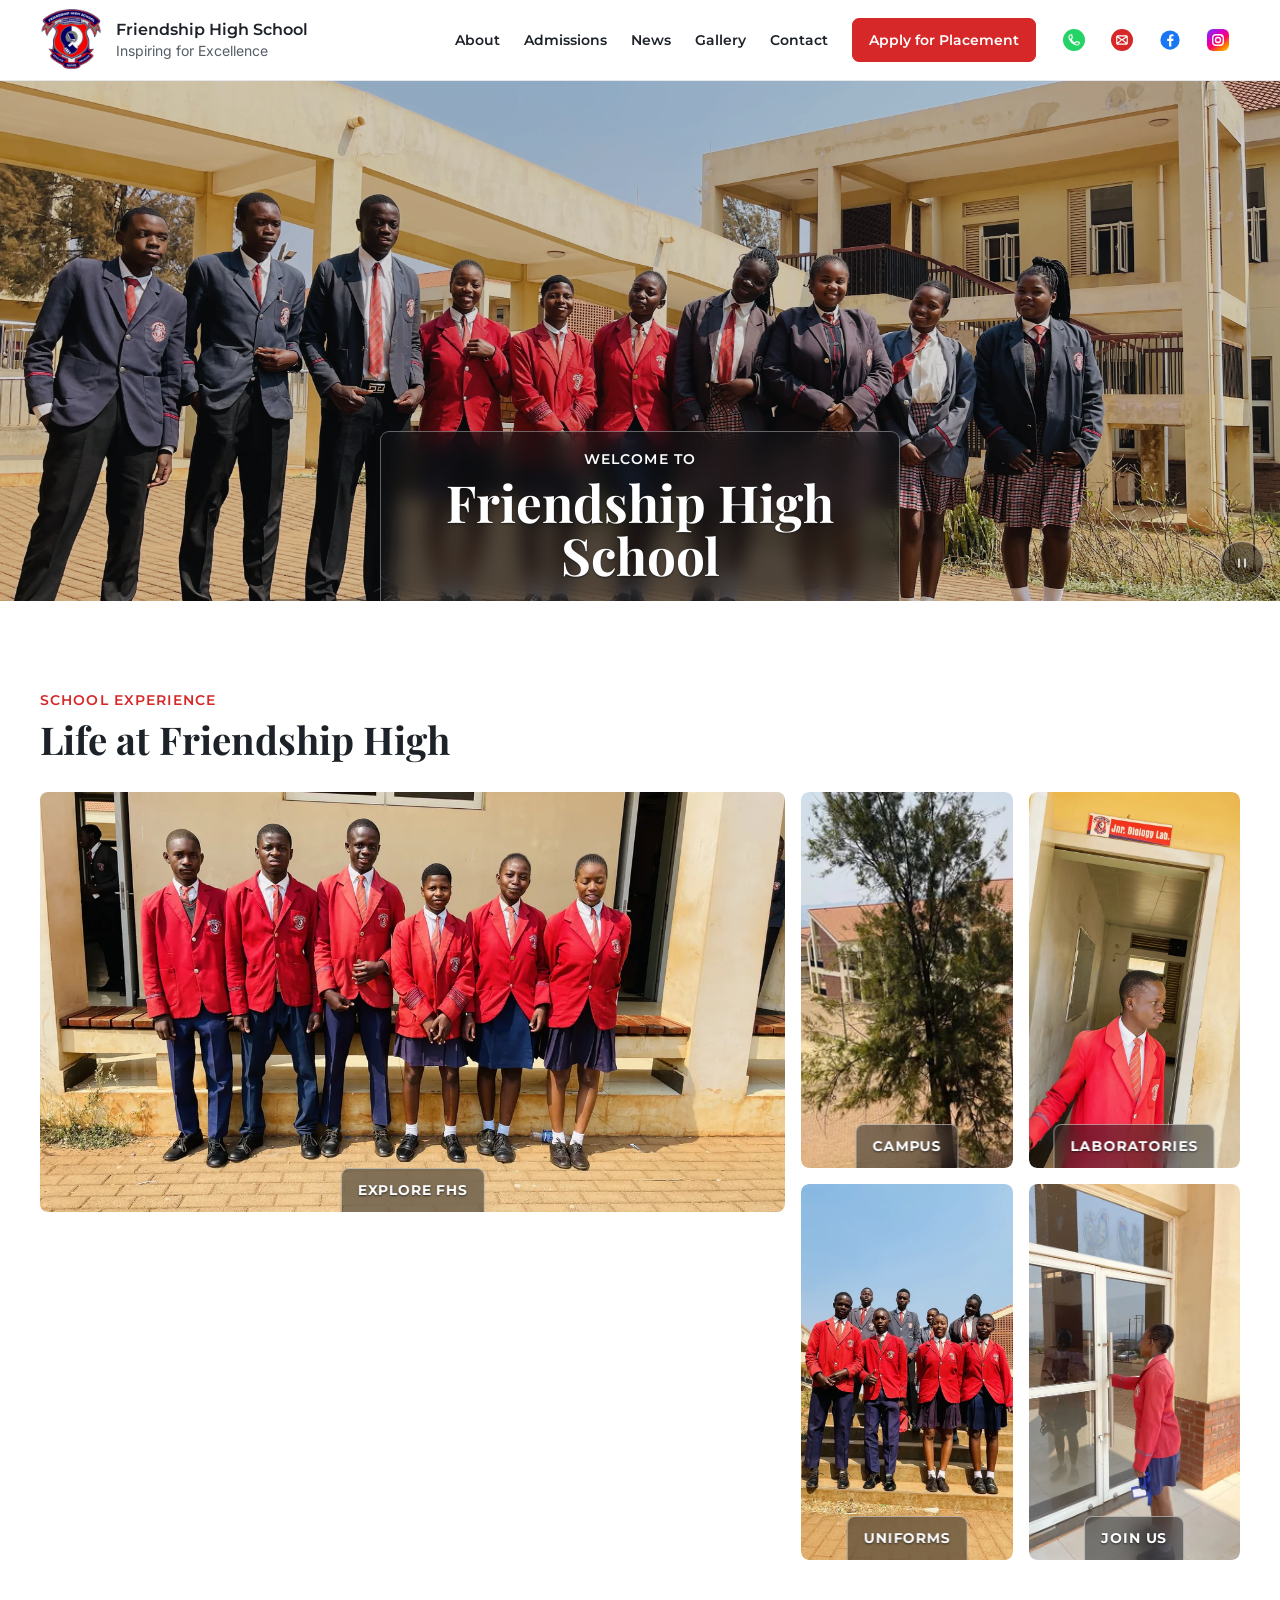
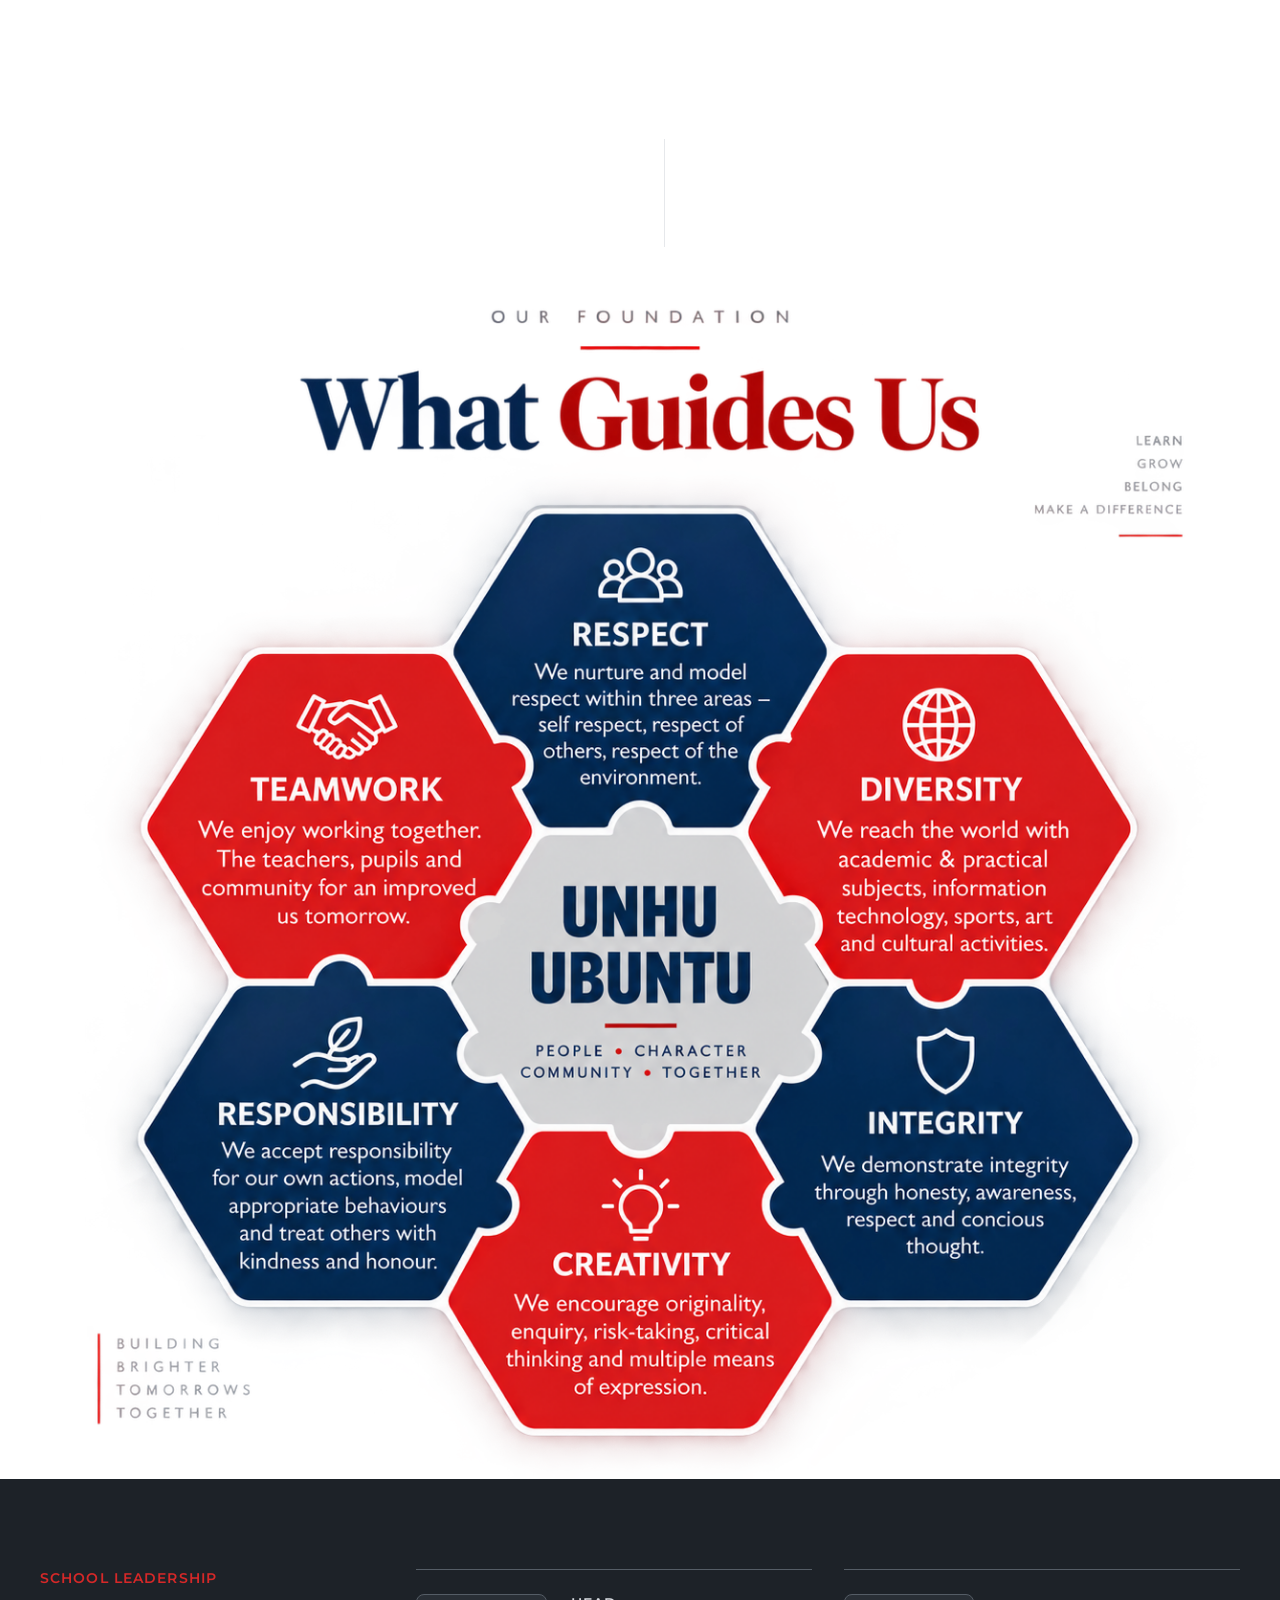
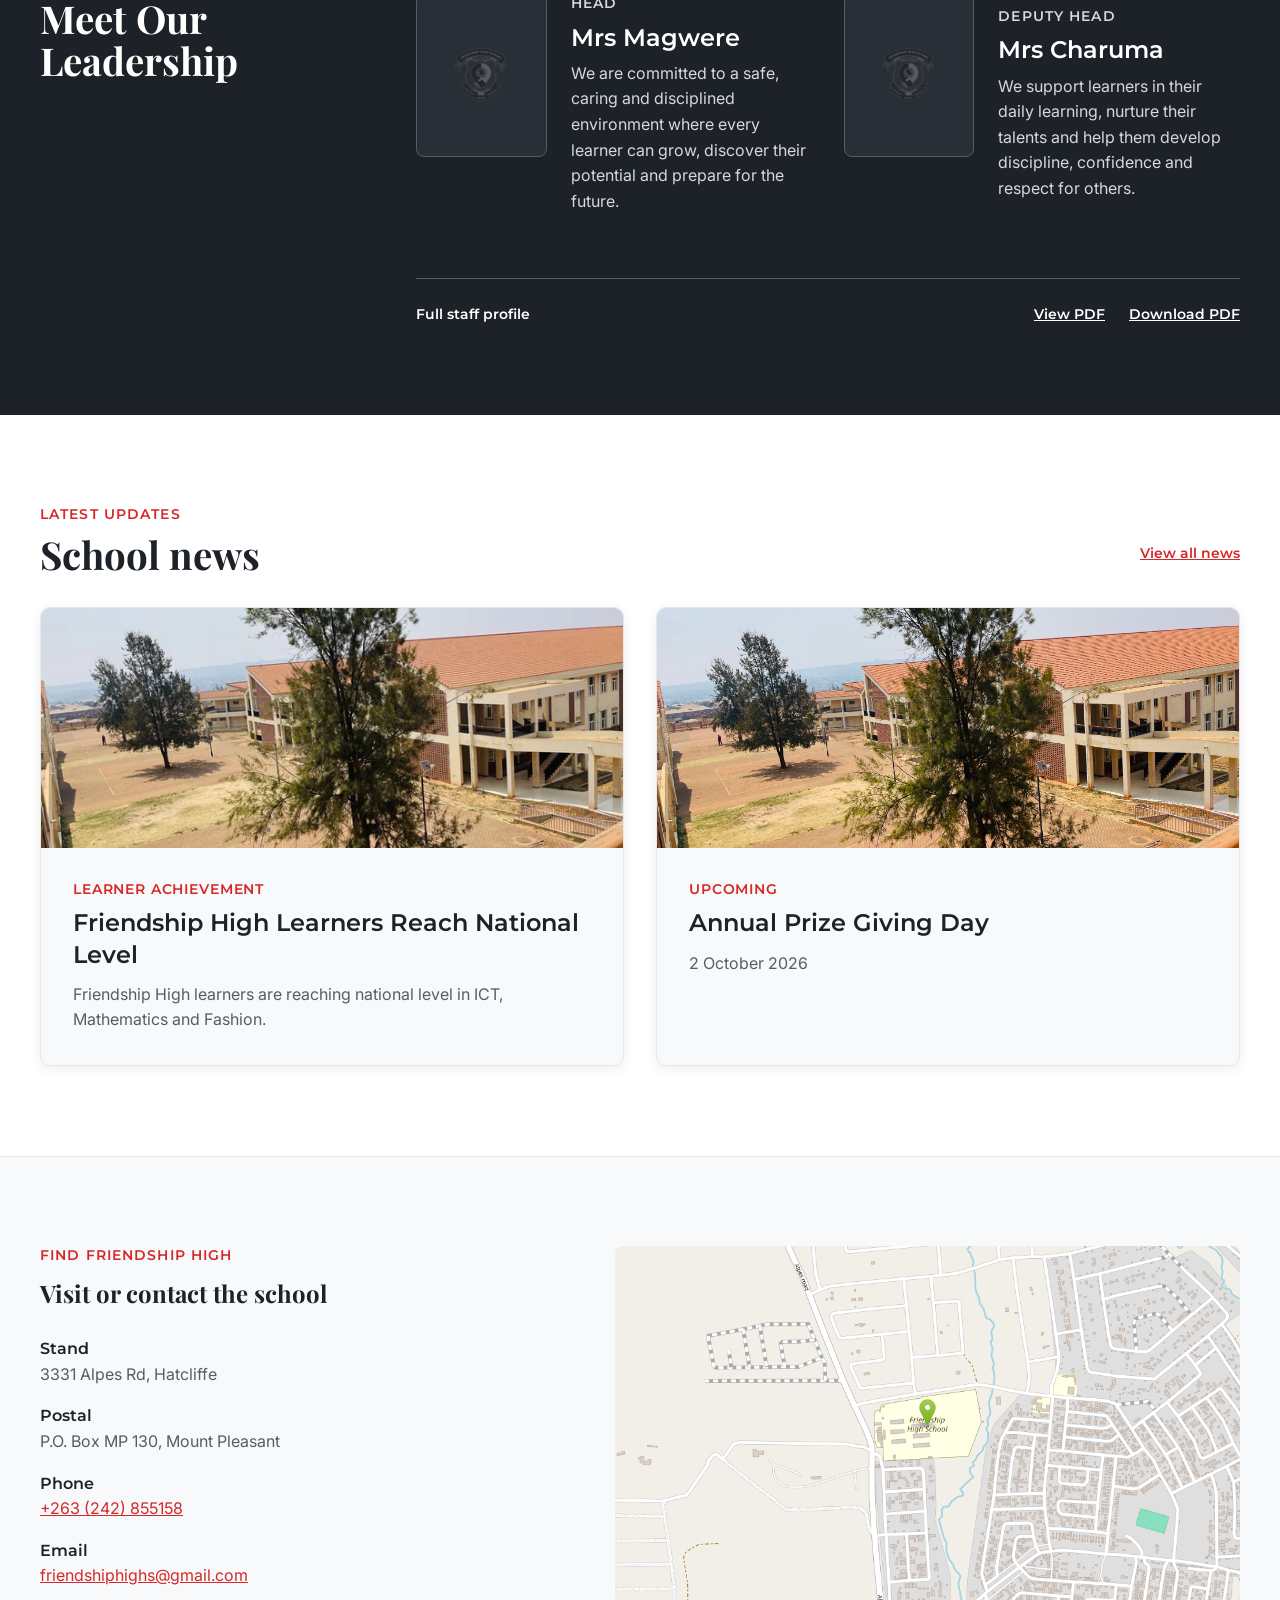
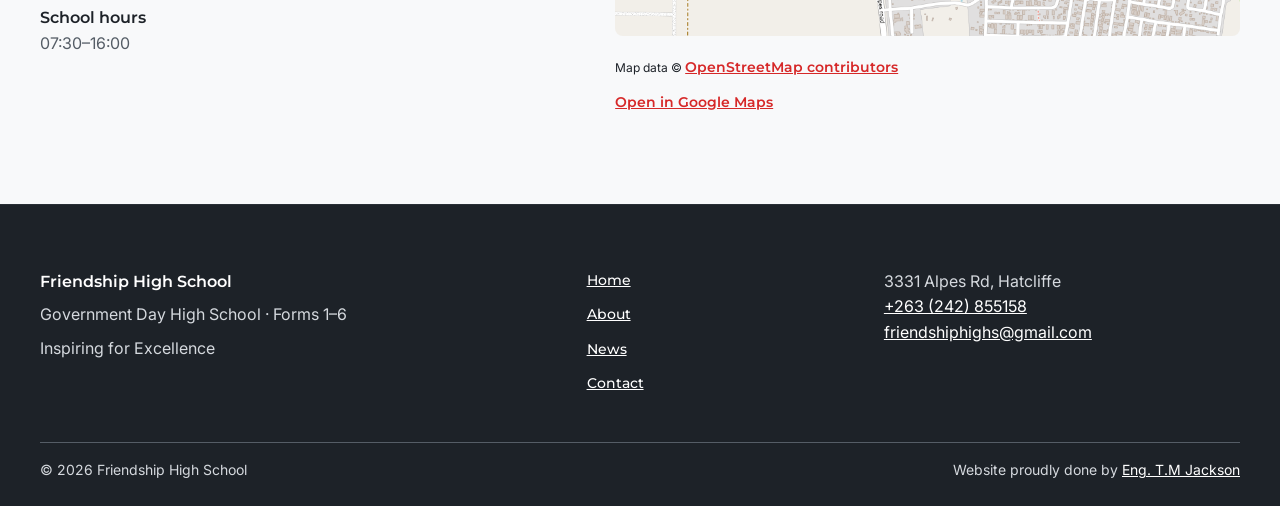
<file: index.html>
<!doctype html>
<html lang="en">
<head>
  <meta charset="utf-8">
  <meta name="viewport" content="width=device-width, initial-scale=1">
  <meta name="description" content="Friendship High School, a government day high school in Hatcliffe, Harare.">
  <title>Friendship High School | Hatcliffe, Harare</title>
  <link rel="icon" href="static/images/favicon.ico" sizes="any">
  <link rel="icon" type="image/png" sizes="32x32" href="static/images/favicon-32x32.png">
  <link rel="apple-touch-icon" sizes="180x180" href="static/images/apple-touch-icon.png">
  <link rel="preconnect" href="https://fonts.googleapis.com">
  <link rel="preconnect" href="https://fonts.gstatic.com" crossorigin>
  <link href="https://fonts.googleapis.com/css2?family=Inter:wght@400;500;600;700&amp;family=Montserrat:wght@500;600;700&amp;family=Playfair+Display:wght@600;700&amp;display=swap" rel="stylesheet">
  <link rel="stylesheet" href="static/css/main.css">
  <script src="static/js/main.js" defer></script>
</head>
<body>
  <svg class="icon-sprite" aria-hidden="true">
    <symbol id="icon-phone" viewBox="0 0 24 24"><path d="M6.6 10.8a15.4 15.4 0 0 0 6.6 6.6l2.2-2.2a1 1 0 0 1 1-.24c1.08.36 2.24.54 3.42.54a1 1 0 0 1 1 1V20a1 1 0 0 1-1 1C10.52 21 3 13.48 3 4.2a1 1 0 0 1 1-1h3.5a1 1 0 0 1 1 1c0 1.18.18 2.34.54 3.42a1 1 0 0 1-.24 1Z"/></symbol>
    <symbol id="icon-email" viewBox="0 0 24 24"><path d="M3 5h18v14H3Zm1.8 1.8L12 12l7.2-5.2M4.8 17.2l5.1-4.1m9.3 4.1-5.1-4.1"/></symbol>
    <symbol id="icon-location" viewBox="0 0 24 24"><path d="M12 21s7-6.2 7-12a7 7 0 1 0-14 0c0 5.8 7 12 7 12Z"/><circle cx="12" cy="9" r="2.5"/></symbol>
    <symbol id="icon-clock" viewBox="0 0 24 24"><circle cx="12" cy="12" r="9"/><path d="M12 7v5l3.5 2"/></symbol>
    <symbol id="icon-arrow-right" viewBox="0 0 24 24"><path d="M5 12h14M13 6l6 6-6 6"/></symbol>
    <symbol id="icon-arrow-left" viewBox="0 0 24 24"><path d="M19 12H5m6-6-6 6 6 6"/></symbol>
    <symbol id="icon-close" viewBox="0 0 24 24"><path d="M6 6l12 12M18 6 6 18"/></symbol>
    <symbol id="icon-facebook" viewBox="0 0 24 24"><circle cx="12" cy="12" r="10.5" fill="#1877f2"/><path d="M13.45 19v-6h2.05l.31-2.34h-2.36v-1.5c0-.68.19-1.14 1.18-1.14h1.27V5.93a17.3 17.3 0 0 0-1.85-.1c-1.83 0-3.08 1.12-3.08 3.17v1.66H8.9V13h2.07v6h2.48Z" fill="#fff"/></symbol>
    <symbol id="icon-instagram" viewBox="0 0 24 24"><rect x="6.25" y="6.25" width="11.5" height="11.5" rx="3.5" fill="none" stroke="#fff" stroke-width="1.5"/><circle cx="12" cy="12" r="2.75" fill="none" stroke="#fff" stroke-width="1.5"/><circle cx="16.2" cy="7.8" r=".85" fill="#fff"/></symbol>
  </svg>
  <a class="skip-link" href="#main-content">Skip to main content</a>

  <header class="site-header">
    <div class="container header-layout">
      <a class="school-mark" href="index.html" aria-label="Friendship High School home">
        <img class="school-logo" src="static/images/friendship-high-logo.png" width="336" height="327" alt="">
        <span>
          <strong>Friendship High School</strong>
          <small>Inspiring for Excellence</small>
        </span>
      </a>

      <button class="menu-toggle" type="button" aria-expanded="false" aria-controls="primary-navigation">
        <span class="menu-icon" aria-hidden="true"></span>
        <span>Menu</span>
      </button>

      <nav id="primary-navigation" class="primary-navigation" aria-label="Primary navigation">
        <a href="about.html" >About</a>
        <a href="admissions.html" >Admissions</a>
        <a href="news.html" >News</a>
        <a href="gallery.html" >Gallery</a>
        <a href="contact.html" >Contact</a>
        <a class="placement-link" href="admissions.html#apply" data-apply-trigger>Apply for Placement</a>
      </nav>
      <div class="header-contact-actions" aria-label="School contact actions">
        <a class="header-phone-action" href="tel:+263242855158" aria-label="Call Friendship High School"><svg aria-hidden="true"><use href="#icon-phone"></use></svg></a>
        <a class="header-email-action" href="mailto:friendshiphighs@gmail.com" aria-label="Email Friendship High School"><svg aria-hidden="true"><use href="#icon-email"></use></svg></a>
        <span class="header-social-icon" role="img" aria-label="Friendship High School on Facebook"><svg class="brand-icon brand-icon-facebook" aria-hidden="true"><use href="#icon-facebook"></use></svg></span>
        <span class="header-social-icon header-social-instagram" role="img" aria-label="Friendship High School on Instagram"><svg class="brand-icon brand-icon-instagram" aria-hidden="true"><use href="#icon-instagram"></use></svg></span>
      </div>
    </div>
  </header>

  <main id="main-content">

  <section id="welcome" class="section hero" aria-labelledby="hero-title">
    <div class="container hero-layout">
      <div class="hero-copy">
        <div class="hero-welcome">
          <p class="eyebrow">Welcome to</p>
          <h1 id="hero-title"><span>Friendship High</span><span>School</span></h1>
        </div>
      </div>
      <div class="hero-slideshow" data-hero-slideshow aria-label="Friendship High School learners and campus">
        <picture class="hero-slide is-active" data-hero-slide aria-hidden="false">
          <source type="image/webp" srcset="static/images/authentic/hero-learners-campus-640.webp 640w, static/images/authentic/hero-learners-campus-1200.webp 1200w, static/images/authentic/hero-learners-campus-4032.webp 4032w" sizes="100vw">
          <img class="hero-slide-campus" src="static/images/authentic/hero-learners-campus.jpg" width="4032" height="2268" alt="Friendship High learners standing together outside the school buildings." fetchpriority="high" decoding="async">
        </picture>
        <picture class="hero-slide" data-hero-slide aria-hidden="true">
          <source type="image/webp" srcset="static/images/authentic/hero-learners-portrait-640.webp 640w, static/images/authentic/hero-learners-portrait-1200.webp 1200w, static/images/authentic/hero-learners-portrait-4032.webp 4032w" sizes="100vw">
          <img class="hero-slide-portrait" src="static/images/authentic/hero-learners-portrait.jpg" width="4032" height="2268" alt="Friendship High learners gathered on the school grounds." loading="lazy" decoding="async">
        </picture>
        <picture class="hero-slide" data-hero-slide aria-hidden="true">
          <source type="image/webp" srcset="static/images/authentic/hero-administration-640.webp 640w, static/images/authentic/hero-administration-1200.webp 1200w, static/images/authentic/hero-administration-4032.webp 4032w" sizes="100vw">
          <img class="hero-slide-administration" src="static/images/authentic/hero-administration.jpg" width="4032" height="3024" alt="Friendship High learners standing outside the administration block." loading="lazy" decoding="async">
        </picture>
        <div class="hero-slideshow-controls">
          <button class="hero-slide-toggle" type="button" data-hero-toggle aria-label="Pause homepage photographs" aria-pressed="false">
            <svg viewBox="0 0 24 24" aria-hidden="true"><path data-hero-pause d="M8 6v12M16 6v12"></path><path data-hero-play d="M9 6l9 6-9 6z" hidden></path></svg>
          </button>
        </div>
      </div>
    </div>
  </section>

  <section id="experience" class="section experience" aria-labelledby="experience-title">
    <div class="container">
      <div class="section-heading">
        <p class="eyebrow">School experience</p>
        <h2 id="experience-title">Life at Friendship High</h2>
      </div>
      <div class="experience-grid">
        <div class="experience-visual experience-main-picture">
          <picture>
            <source type="image/webp" srcset="static/images/authentic/experience-learners-640.webp 640w, static/images/authentic/experience-learners-1200.webp 1200w, static/images/authentic/experience-learners-4032.webp 4032w" sizes="(max-width: 800px) 100vw, 67vw">
            <img class="experience-main" src="static/images/authentic/experience-learners.jpg" width="4032" height="2268" alt="Friendship High learners standing together outside in school uniform." loading="lazy" decoding="async">
          </picture>
          <a class="experience-image-link" href="about.html">Explore FHS</a>
        </div>
        <div class="experience-supporting">
          <div class="experience-visual">
            <picture>
              <source type="image/webp" srcset="static/images/about-facilities-5-640.webp 640w, static/images/about-facilities-5-1200.webp 1200w, static/images/about-facilities-5-2000.webp 2000w" sizes="(max-width: 520px) 50vw, 17vw">
              <img src="static/images/about-facilities-5.jpg" width="4032" height="2268" alt="Friendship High courtyard with trees, paved walkways and classroom buildings." loading="lazy" decoding="async">
            </picture>
            <a class="experience-image-link" href="gallery.html">Campus</a>
          </div>
          <div class="experience-visual">
            <picture>
              <source type="image/webp" srcset="static/images/authentic/experience-science-640.webp 640w, static/images/authentic/experience-science-1200.webp 1200w, static/images/authentic/experience-science-2268.webp 2268w" sizes="(max-width: 520px) 50vw, 17vw">
              <img src="static/images/authentic/experience-science.jpg" width="2268" height="4032" alt="A Friendship High learner standing at the entrance to the junior biology laboratory." loading="lazy" decoding="async">
            </picture>
            <a class="experience-image-link" href="gallery.html">Laboratories</a>
          </div>
          <div class="experience-visual">
            <picture>
              <source type="image/webp" srcset="static/images/authentic/experience-uniforms-640.webp 640w, static/images/authentic/experience-uniforms-1200.webp 1200w, static/images/authentic/experience-uniforms-2268.webp 2268w" sizes="(max-width: 520px) 50vw, 17vw">
              <img src="static/images/authentic/experience-uniforms.jpg" width="2268" height="4032" alt="Friendship High learners standing on campus in school uniform." loading="lazy" decoding="async">
            </picture>
            <a class="experience-image-link" href="about.html">Uniforms</a>
          </div>
          <div class="experience-visual">
            <picture>
              <source type="image/webp" srcset="static/images/authentic/experience-campus-640.webp 640w, static/images/authentic/experience-campus-1200.webp 1200w, static/images/authentic/experience-campus-3024.webp 3024w" sizes="(max-width: 520px) 50vw, 17vw">
              <img src="static/images/authentic/experience-campus.jpg" width="3024" height="4032" alt="A Friendship High learner opening the school hall door." loading="lazy" decoding="async">
            </picture>
            <a class="experience-image-link" href="admissions.html">Join Us</a>
          </div>
        </div>
      </div>
    </div>
  </section>

  <section id="identity" class="section identity" aria-labelledby="identity-title">
    <div class="container">
      <div class="foundation-statements">
        <article>
          <p class="eyebrow">Vision</p>
          <p>To empower students to acquire, demonstrate, articulate and value knowledge that will support them to participate and contribute to the global world.</p>
        </article>
        <article>
          <p class="eyebrow">Mission</p>
          <p>Endeavour to create a learning environment that nurtures talent and develops skills by catering for individual differences.</p>
        </article>
      </div>
      <figure class="foundation-visual">
        <a href="static/images/our-foundation-v2.png" target="_blank" rel="noopener" aria-label="Open the What Guides Us graphic at full size">
          <img src="static/images/our-foundation-v2.png" width="1254" height="1254" alt="Our Foundation: Friendship High School values of Respect, Diversity, Teamwork, Integrity, Creativity and Responsibility, centred around Unhu Ubuntu." loading="lazy" decoding="async">
        </a>
        <figcaption id="identity-title" class="visually-hidden">What Guides Us</figcaption>
      </figure>
    </div>
  </section>

  <section id="leadership" class="section leadership" aria-labelledby="leadership-title">
    <div class="container leadership-layout">
      <div class="section-heading leadership-heading">
        <p class="eyebrow">School leadership</p>
        <h2 id="leadership-title">Meet Our Leadership</h2>
      </div>

      <div class="leadership-profiles">
        <article class="leader-profile">
          <div class="leader-portrait-slot" role="img" aria-label="Portrait space reserved for Mrs Magwere">
            <img src="static/images/friendship-high-logo.png" width="336" height="327" alt="" loading="lazy" decoding="async">
          </div>
          <div class="leader-copy">
            <p class="leader-role">Head</p>
            <h3>Mrs Magwere</h3>
            <p class="leader-message">We are committed to a safe, caring and disciplined environment where every learner can grow, discover their potential and prepare for the future.</p>
          </div>
        </article>

        <article class="leader-profile">
          <div class="leader-portrait-slot" role="img" aria-label="Portrait space reserved for Mrs Charuma">
            <img src="static/images/friendship-high-logo.png" width="336" height="327" alt="" loading="lazy" decoding="async">
          </div>
          <div class="leader-copy">
            <p class="leader-role">Deputy Head</p>
            <h3>Mrs Charuma</h3>
            <p class="leader-message">We support learners in their daily learning, nurture their talents and help them develop discipline, confidence and respect for others.</p>
          </div>
        </article>
      </div>

      <div class="staff-profile-actions" aria-label="Full staff profile document">
        <span>Full staff profile</span>
        <a href="static/documents/leadership-and-staff-profile.pdf" target="_blank" rel="noopener">View PDF</a>
        <a href="static/documents/leadership-and-staff-profile.pdf" download>Download PDF</a>
      </div>
    </div>
  </section>

  <section id="news" class="section news" aria-labelledby="news-title">
    <div class="container">
      <div class="news-heading-row">
        <div class="section-heading">
          <p class="eyebrow">Latest updates</p>
          <h2 id="news-title">School news</h2>
        </div>
        <a class="news-all-link" href="news.html">View all news</a>
      </div>
      <div class="news-list">
        <article class="news-item">
          <picture>
            <source type="image/webp" srcset="static/images/about-facilities-5-640.webp 640w, static/images/about-facilities-5-1200.webp 1200w, static/images/about-facilities-5-2000.webp 2000w" sizes="(max-width: 800px) 100vw, 50vw">
            <img class="news-image" src="static/images/about-facilities-5.jpg" width="4032" height="2268" alt="Friendship High School courtyard with trees, paved walkways and classroom buildings." loading="lazy" decoding="async">
          </picture>
          <div class="news-item-copy">
            <p class="placeholder-label">Learner achievement</p>
            <h3>Friendship High Learners Reach National Level</h3>
            <p>Friendship High learners are reaching national level in ICT, Mathematics and Fashion.</p>
          </div>
        </article>
        <article class="news-item">
          <img class="news-image" src="static/images/about-facilities-5.jpg" width="4032" height="2268" alt="Friendship High courtyard with trees, walkways and classroom buildings." loading="lazy" decoding="async">
          <div class="news-item-copy">
            <p class="placeholder-label">Upcoming</p>
            <h3>Annual Prize Giving Day</h3>
            <p><time datetime="2026-10-02">2 October 2026</time></p>
          </div>
        </article>
      </div>
    </div>
  </section>

  <section id="find-us" class="section location" aria-labelledby="location-title">
    <div class="container location-layout">
      <div>
        <p class="eyebrow">Find Friendship High</p>
        <h2 id="location-title">Visit or contact the school</h2>
        <address class="contact-details">
          <p><strong>Stand</strong><br>3331 Alpes Rd, Hatcliffe</p>
          <p><strong>Postal</strong><br>P.O. Box MP 130, Mount Pleasant</p>
          <p><strong>Phone</strong><br><a href="tel:+263242855158">+263 (242) 855158</a></p>
          <p><strong>Email</strong><br><a href="mailto:friendshiphighs@gmail.com">friendshiphighs@gmail.com</a></p>
          <p><strong>School hours</strong><br>07:30–16:00</p>
        </address>
      </div>
      <div class="location-map">
        <a class="location-map-image" href="https://www.google.com/maps/dir/?api=1&amp;destination=-17.68224%2C31.09361" target="_blank" rel="noopener noreferrer" aria-label="Get directions to Friendship High School in Google Maps"><img src="static/images/friendship-high-map-clean.png" width="1200" height="610" alt="Map showing Friendship High School on Alpes Road in Hatcliffe, Harare."></a>
        <p class="location-map-attribution">Map data &copy; <a href="https://www.openstreetmap.org/copyright" target="_blank" rel="noopener noreferrer">OpenStreetMap contributors</a></p>
        <a href="https://www.google.com/maps/dir/?api=1&amp;destination=-17.68224%2C31.09361" target="_blank" rel="noopener noreferrer">Open in Google Maps</a>
      </div>
    </div>
  </section>

  </main>

  <footer class="site-footer">
    <div class="container footer-layout">
      <div>
        <strong>Friendship High School</strong>
        <p>Government Day High School · Forms 1–6</p>
        <p>Inspiring for Excellence</p>
      </div>
      <nav aria-label="Footer navigation">
        <a href="index.html#welcome">Home</a>
        <a href="about.html">About</a>
        <a href="news.html">News</a>
        <a href="contact.html">Contact</a>
      </nav>
      <address>
        3331 Alpes Rd, Hatcliffe<br>
        <a href="tel:+263242855158">+263 (242) 855158</a><br>
        <a href="mailto:friendshiphighs@gmail.com">friendshiphighs@gmail.com</a>
      </address>
    </div>
    <div class="container footer-meta">
      <p>&copy; 2026 Friendship High School</p>
      <p>Website proudly done by <a href="https://www.linkedin.com/in/tapiwa-jackson-b3b08333b/" target="_blank" rel="noopener noreferrer">Eng. T.M Jackson</a></p>
    </div>
  </footer>
</body>
</html>
</file>
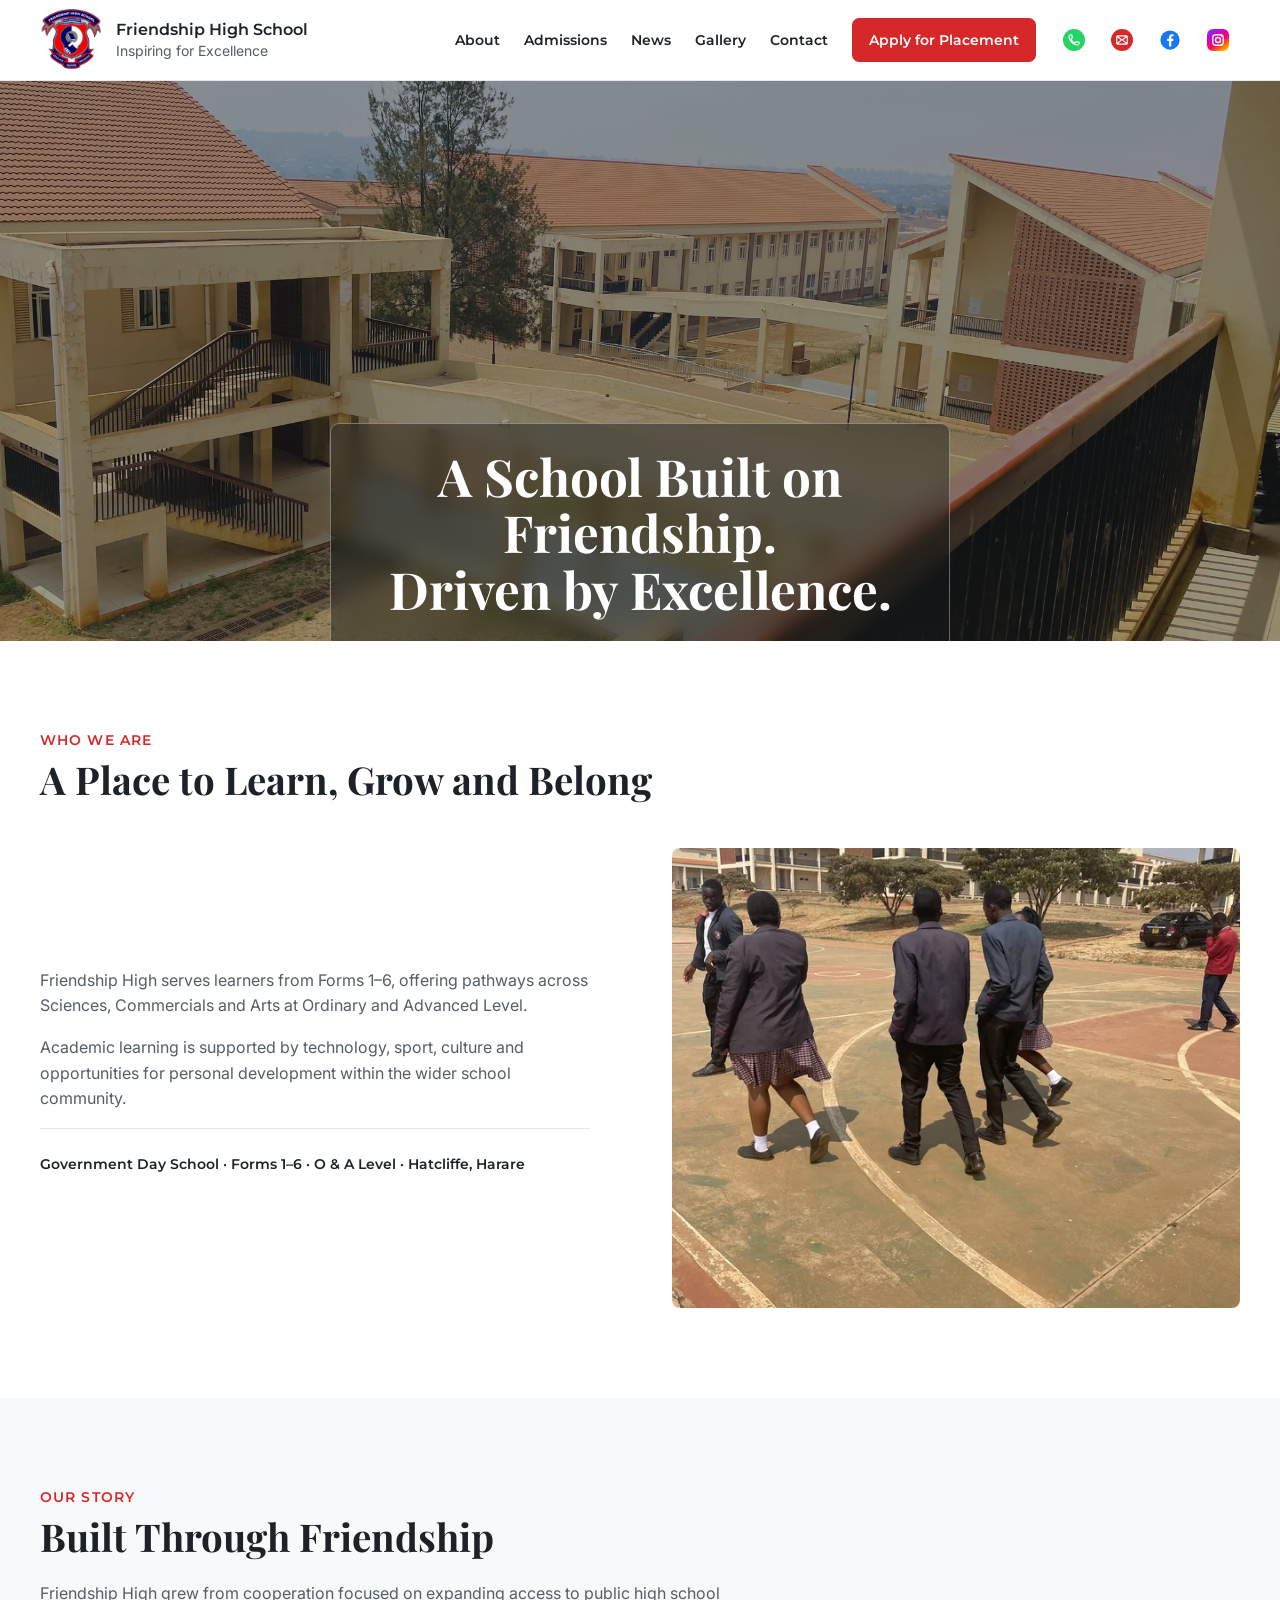
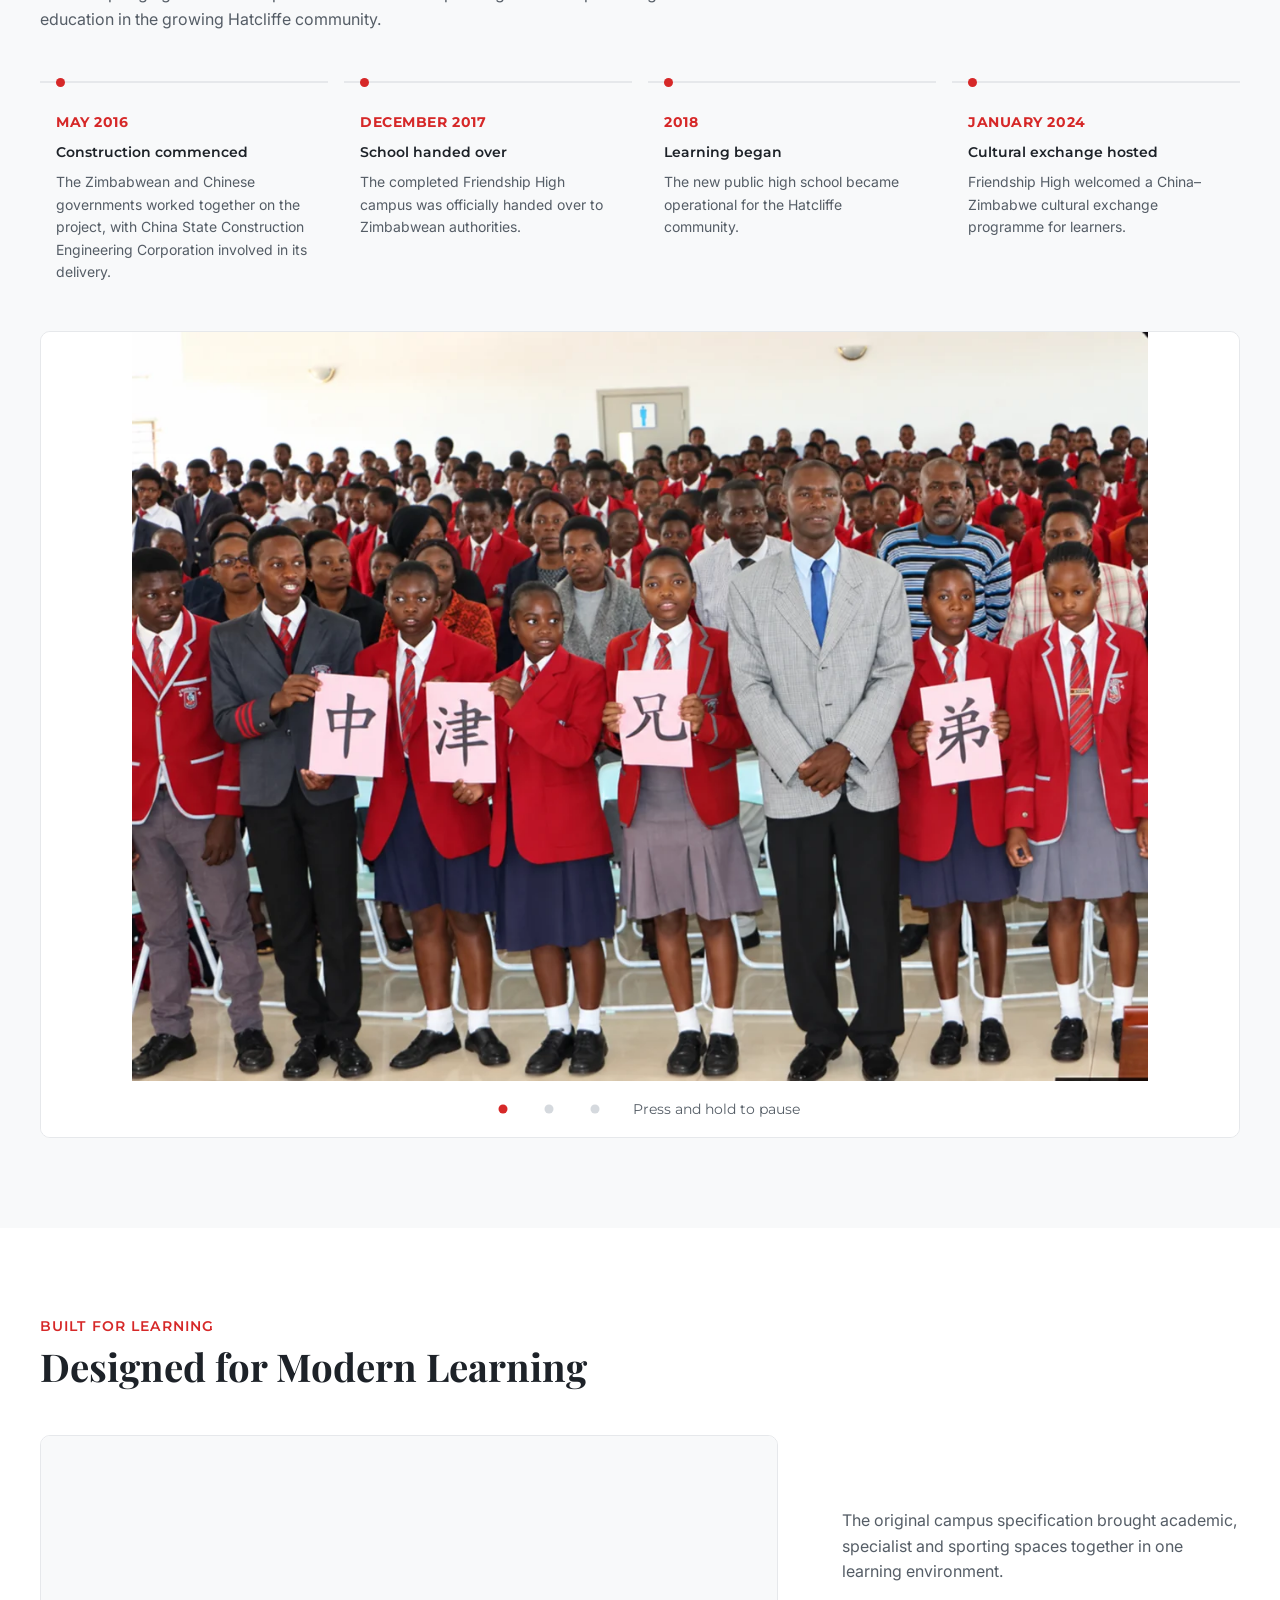
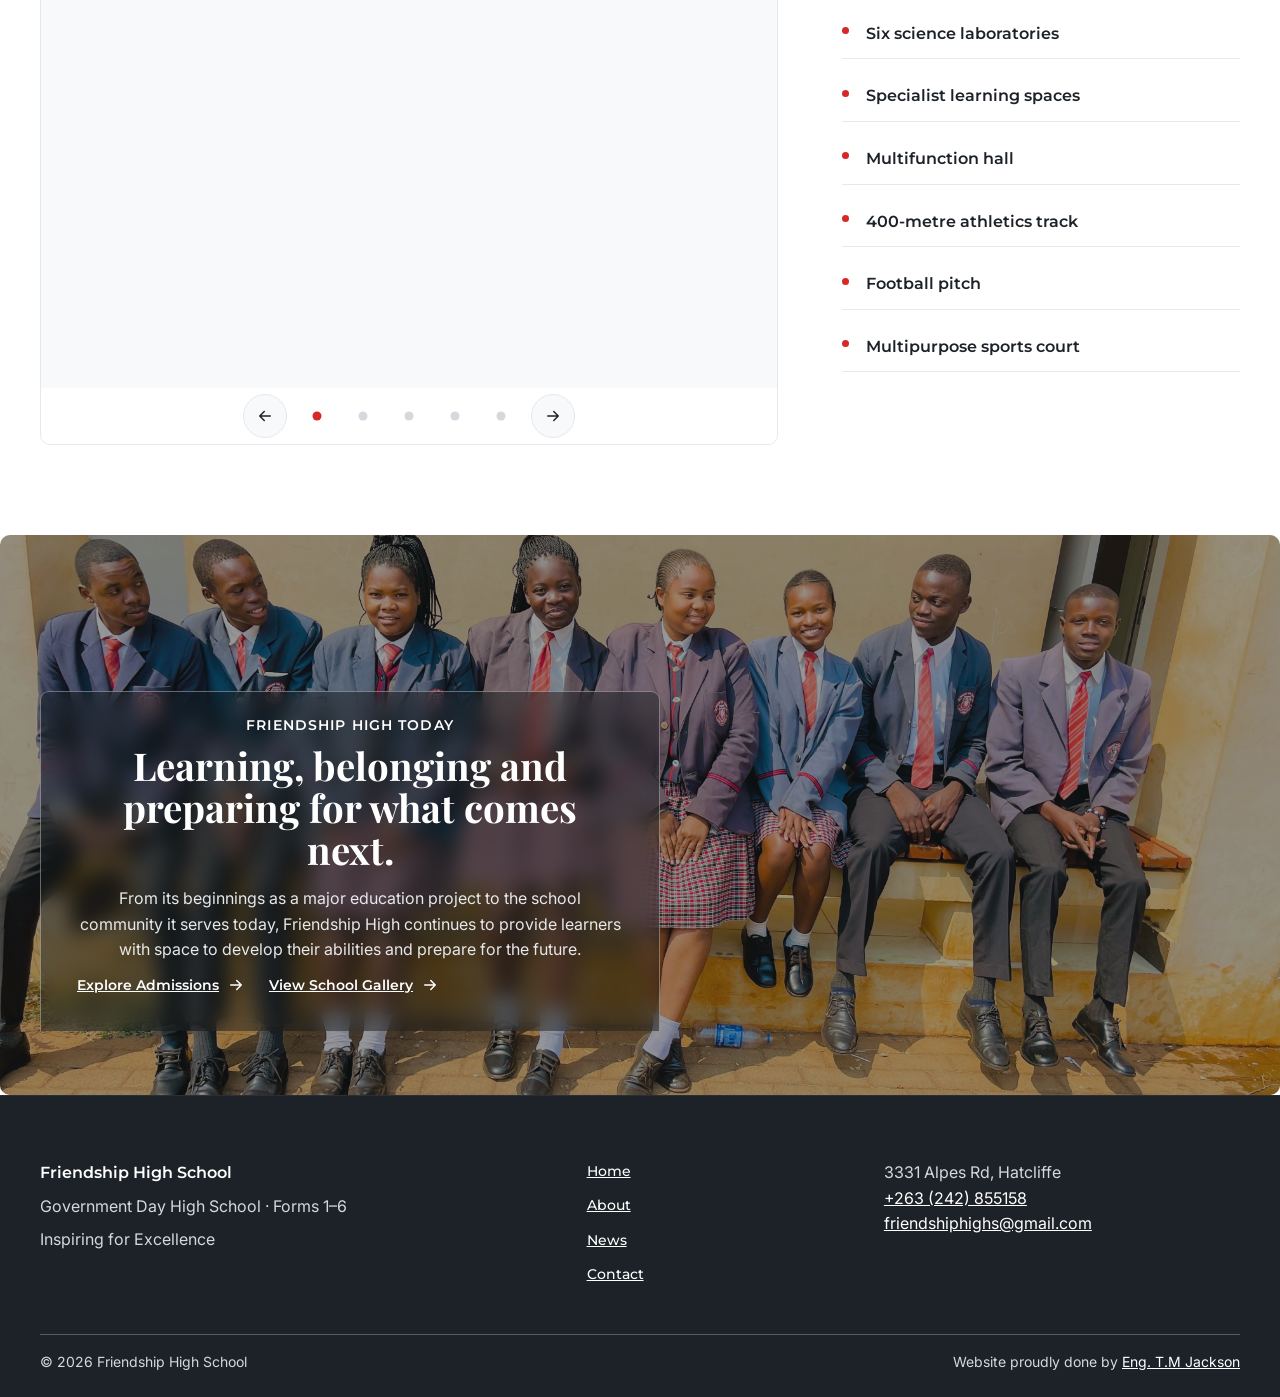
<file: about.html>
<!doctype html>
<html lang="en">
<head>
  <meta charset="utf-8">
  <meta name="viewport" content="width=device-width, initial-scale=1">
  <meta name="description" content="Friendship High School, a government day high school in Hatcliffe, Harare.">
  <title>About Friendship High School | Hatcliffe, Harare</title>
  <link rel="icon" href="static/images/favicon.ico" sizes="any">
  <link rel="icon" type="image/png" sizes="32x32" href="static/images/favicon-32x32.png">
  <link rel="apple-touch-icon" sizes="180x180" href="static/images/apple-touch-icon.png">
  <link rel="preconnect" href="https://fonts.googleapis.com">
  <link rel="preconnect" href="https://fonts.gstatic.com" crossorigin>
  <link href="https://fonts.googleapis.com/css2?family=Inter:wght@400;500;600;700&amp;family=Montserrat:wght@500;600;700&amp;family=Playfair+Display:wght@600;700&amp;display=swap" rel="stylesheet">
  <link rel="stylesheet" href="static/css/main.css">
  <script src="static/js/main.js" defer></script>
</head>
<body>
  <svg class="icon-sprite" aria-hidden="true">
    <symbol id="icon-phone" viewBox="0 0 24 24"><path d="M6.6 10.8a15.4 15.4 0 0 0 6.6 6.6l2.2-2.2a1 1 0 0 1 1-.24c1.08.36 2.24.54 3.42.54a1 1 0 0 1 1 1V20a1 1 0 0 1-1 1C10.52 21 3 13.48 3 4.2a1 1 0 0 1 1-1h3.5a1 1 0 0 1 1 1c0 1.18.18 2.34.54 3.42a1 1 0 0 1-.24 1Z"/></symbol>
    <symbol id="icon-email" viewBox="0 0 24 24"><path d="M3 5h18v14H3Zm1.8 1.8L12 12l7.2-5.2M4.8 17.2l5.1-4.1m9.3 4.1-5.1-4.1"/></symbol>
    <symbol id="icon-location" viewBox="0 0 24 24"><path d="M12 21s7-6.2 7-12a7 7 0 1 0-14 0c0 5.8 7 12 7 12Z"/><circle cx="12" cy="9" r="2.5"/></symbol>
    <symbol id="icon-clock" viewBox="0 0 24 24"><circle cx="12" cy="12" r="9"/><path d="M12 7v5l3.5 2"/></symbol>
    <symbol id="icon-arrow-right" viewBox="0 0 24 24"><path d="M5 12h14M13 6l6 6-6 6"/></symbol>
    <symbol id="icon-arrow-left" viewBox="0 0 24 24"><path d="M19 12H5m6-6-6 6 6 6"/></symbol>
    <symbol id="icon-close" viewBox="0 0 24 24"><path d="M6 6l12 12M18 6 6 18"/></symbol>
    <symbol id="icon-facebook" viewBox="0 0 24 24"><circle cx="12" cy="12" r="10.5" fill="#1877f2"/><path d="M13.45 19v-6h2.05l.31-2.34h-2.36v-1.5c0-.68.19-1.14 1.18-1.14h1.27V5.93a17.3 17.3 0 0 0-1.85-.1c-1.83 0-3.08 1.12-3.08 3.17v1.66H8.9V13h2.07v6h2.48Z" fill="#fff"/></symbol>
    <symbol id="icon-instagram" viewBox="0 0 24 24"><rect x="6.25" y="6.25" width="11.5" height="11.5" rx="3.5" fill="none" stroke="#fff" stroke-width="1.5"/><circle cx="12" cy="12" r="2.75" fill="none" stroke="#fff" stroke-width="1.5"/><circle cx="16.2" cy="7.8" r=".85" fill="#fff"/></symbol>
  </svg>
  <a class="skip-link" href="#main-content">Skip to main content</a>

  <header class="site-header">
    <div class="container header-layout">
      <a class="school-mark" href="index.html" aria-label="Friendship High School home">
        <img class="school-logo" src="static/images/friendship-high-logo.png" width="336" height="327" alt="">
        <span>
          <strong>Friendship High School</strong>
          <small>Inspiring for Excellence</small>
        </span>
      </a>

      <button class="menu-toggle" type="button" aria-expanded="false" aria-controls="primary-navigation">
        <span class="menu-icon" aria-hidden="true"></span>
        <span>Menu</span>
      </button>

      <nav id="primary-navigation" class="primary-navigation" aria-label="Primary navigation">
        <a href="about.html" aria-current="page">About</a>
        <a href="admissions.html" >Admissions</a>
        <a href="news.html" >News</a>
        <a href="gallery.html" >Gallery</a>
        <a href="contact.html" >Contact</a>
        <a class="placement-link" href="admissions.html#apply" data-apply-trigger>Apply for Placement</a>
      </nav>
      <div class="header-contact-actions" aria-label="School contact actions">
        <a class="header-phone-action" href="tel:+263242855158" aria-label="Call Friendship High School"><svg aria-hidden="true"><use href="#icon-phone"></use></svg></a>
        <a class="header-email-action" href="mailto:friendshiphighs@gmail.com" aria-label="Email Friendship High School"><svg aria-hidden="true"><use href="#icon-email"></use></svg></a>
        <span class="header-social-icon" role="img" aria-label="Friendship High School on Facebook"><svg class="brand-icon brand-icon-facebook" aria-hidden="true"><use href="#icon-facebook"></use></svg></span>
        <span class="header-social-icon header-social-instagram" role="img" aria-label="Friendship High School on Instagram"><svg class="brand-icon brand-icon-instagram" aria-hidden="true"><use href="#icon-instagram"></use></svg></span>
      </div>
    </div>
  </header>

  <main id="main-content">

<section class="about-hero" aria-labelledby="about-title">
  <picture>
    <source type="image/webp" srcset="static/images/about-facilities-1-640.webp 640w, static/images/about-facilities-1-1200.webp 1200w, static/images/about-facilities-1-2000.webp 2000w" sizes="100vw">
    <img src="static/images/about-facilities-1.jpg" width="4032" height="2268" alt="Connected Friendship High campus buildings and covered walkways." fetchpriority="high">
  </picture>
  <div class="container about-hero-content">
    <div class="about-hero-panel">
      <h1 id="about-title">A School Built on Friendship.<br>Driven by Excellence.</h1>
    </div>
  </div>
</section>

<section class="section about-section" aria-labelledby="who-title">
  <div class="container">
    <div class="section-heading"><p class="eyebrow">Who we are</p><h2 id="who-title">A Place to Learn, Grow and Belong</h2></div>
    <div class="about-split">
      <div class="about-prose">
        <p>Friendship High serves learners from Forms 1–6, offering pathways across Sciences, Commercials and Arts at Ordinary and Advanced Level.</p>
        <p>Academic learning is supported by technology, sport, culture and opportunities for personal development within the wider school community.</p>
        <p class="about-facts">Government Day School <span aria-hidden="true">·</span> Forms 1–6 <span aria-hidden="true">·</span> O &amp; A Level <span aria-hidden="true">·</span> Hatcliffe, Harare</p>
      </div>
      <img class="about-editorial-image" src="static/images/about-learn-grow-belong.jpg" srcset="static/images/about-learn-grow-belong-640.webp 640w, static/images/about-learn-grow-belong-1200.webp 1200w, static/images/about-learn-grow-belong-2000.webp 2000w" sizes="(max-width: 768px) 100vw, 50vw" width="3024" height="4032" alt="Friendship High learners walking across a school sports court with the campus buildings behind them." loading="lazy" decoding="async">
    </div>
  </div>
</section>

<!-- Historical copy is based on contemporary Herald reporting and the AidData project record. -->
<section class="section about-section about-story" aria-labelledby="story-title">
  <div class="container">
    <div class="section-heading"><p class="eyebrow">Our story</p><h2 id="story-title">Built Through Friendship</h2></div>
    <p class="about-section-intro">Friendship High grew from cooperation focused on expanding access to public high school education in the growing Hatcliffe community.</p>
    <ol class="about-timeline" aria-label="Friendship High School history timeline">
      <li><time datetime="2016-05">May 2016</time><strong>Construction commenced</strong><span>The Zimbabwean and Chinese governments worked together on the project, with China State Construction Engineering Corporation involved in its delivery.</span></li>
      <li><time datetime="2017-12">December 2017</time><strong>School handed over</strong><span>The completed Friendship High campus was officially handed over to Zimbabwean authorities.</span></li>
      <li><time datetime="2018">2018</time><strong>Learning began</strong><span>The new public high school became operational for the Hatcliffe community.</span></li>
      <li><time datetime="2024-01">January 2024</time><strong>Cultural exchange hosted</strong><span>Friendship High welcomed a China–Zimbabwe cultural exchange programme for learners.</span></li>
    </ol>
    <div class="about-story-carousel" data-about-carousel data-autoplay="3000" data-hold-pause tabindex="0" aria-label="Cultural exchange photographs. Press and hold to pause the slideshow.">
      <div class="about-story-carousel-frame" aria-live="off">
        <img class="about-carousel-slide is-active" data-carousel-slide src="static/images/about-cultural-exchange-1.png" srcset="static/images/about-cultural-exchange-1-640.webp 640w, static/images/about-cultural-exchange-1-1200.webp 1200w, static/images/about-cultural-exchange-1-1461.webp 1461w" sizes="(max-width: 1200px) 100vw, 1200px" width="1461" height="1076" alt="Friendship High learners and guests gathered in the school hall during a cultural exchange." aria-hidden="false" loading="lazy" decoding="async">
        <img class="about-carousel-slide" data-carousel-slide src="static/images/about-cultural-exchange-2.png" srcset="static/images/about-cultural-exchange-2-640.webp 640w, static/images/about-cultural-exchange-2-1200.webp 1200w, static/images/about-cultural-exchange-2-1254.webp 1254w" sizes="(max-width: 1200px) 100vw, 1200px" width="1254" height="1254" alt="Learners sharing environmental displays with visitors outside the school hall." aria-hidden="true" loading="lazy" decoding="async">
        <img class="about-carousel-slide" data-carousel-slide src="static/images/about-cultural-exchange-3.png" srcset="static/images/about-cultural-exchange-3-640.webp 640w, static/images/about-cultural-exchange-3-1200.webp 1200w, static/images/about-cultural-exchange-3-1609.webp 1609w" sizes="(max-width: 1200px) 100vw, 1200px" width="1609" height="977" alt="Zimbabwean students and guests at the 2024 China Government Scholarship awarding ceremony." aria-hidden="true" loading="lazy" decoding="async">
      </div>
      <div class="about-story-carousel-controls">
        <div class="about-carousel-dots" role="group" aria-label="Choose a cultural exchange photograph">
          <button data-carousel-dot type="button" aria-label="Show photograph 1 of 3" aria-current="true"></button>
          <button data-carousel-dot type="button" aria-label="Show photograph 2 of 3"></button>
          <button data-carousel-dot type="button" aria-label="Show photograph 3 of 3"></button>
        </div>
        <span>Press and hold to pause</span>
      </div>
    </div>
  </div>
</section>

<section class="section about-section" aria-labelledby="facilities-title">
  <div class="container">
    <div class="section-heading"><p class="eyebrow">Built for learning</p><h2 id="facilities-title">Designed for Modern Learning</h2></div>
    <div class="about-facilities">
      <div class="about-facilities-gallery" data-about-carousel data-swipe tabindex="0" aria-label="Friendship High campus gallery">
        <div class="about-facilities-gallery-frame" aria-live="off">
          <img class="about-carousel-slide is-active" data-carousel-slide src="static/images/about-facilities-1.jpg" srcset="static/images/about-facilities-1-640.webp 640w, static/images/about-facilities-1-1200.webp 1200w, static/images/about-facilities-1-2000.webp 2000w" sizes="(max-width: 768px) 100vw, 65vw" width="4032" height="2268" alt="Connected Friendship High campus buildings and covered walkways viewed from an upper level." aria-hidden="false" loading="lazy" decoding="async">
          <img class="about-carousel-slide" data-carousel-slide src="static/images/about-facilities-2.jpg" srcset="static/images/about-facilities-2-640.webp 640w, static/images/about-facilities-2-1200.webp 1200w, static/images/about-facilities-2-2000.webp 2000w" sizes="(max-width: 768px) 100vw, 65vw" width="4032" height="2268" alt="Long Friendship High classroom building with repeated windows and a tiled roof." aria-hidden="true" loading="lazy" decoding="async">
          <img class="about-carousel-slide" data-carousel-slide src="static/images/about-facilities-3.jpg" srcset="static/images/about-facilities-3-640.webp 640w, static/images/about-facilities-3-1200.webp 1200w, static/images/about-facilities-3-2000.webp 2000w" sizes="(max-width: 768px) 100vw, 65vw" width="2268" height="4032" alt="Upper-level Friendship High corridor with railings and a classroom building beyond." aria-hidden="true" loading="lazy" decoding="async">
          <img class="about-carousel-slide" data-carousel-slide src="static/images/about-facilities-4.jpg" srcset="static/images/about-facilities-4-640.webp 640w, static/images/about-facilities-4-1200.webp 1200w, static/images/about-facilities-4-2000.webp 2000w" sizes="(max-width: 768px) 100vw, 65vw" width="2268" height="4032" alt="View through a campus stairwell toward a hall, tiled roofs and the surrounding community." aria-hidden="true" loading="lazy" decoding="async">
          <img class="about-carousel-slide" data-carousel-slide src="static/images/about-facilities-5.jpg" srcset="static/images/about-facilities-5-640.webp 640w, static/images/about-facilities-5-1200.webp 1200w, static/images/about-facilities-5-2000.webp 2000w" sizes="(max-width: 768px) 100vw, 65vw" width="4032" height="2268" alt="Friendship High courtyard with trees, paved walkways and classroom buildings." aria-hidden="true" loading="lazy" decoding="async">
        </div>
        <div class="about-facilities-gallery-controls">
          <button data-carousel-previous type="button" aria-label="Show previous campus photograph"><svg aria-hidden="true"><use href="#icon-arrow-left"></use></svg></button>
          <div class="about-carousel-dots" role="group" aria-label="Choose a campus photograph">
            <button data-carousel-dot type="button" aria-label="Show campus photograph 1 of 5" aria-current="true"></button>
            <button data-carousel-dot type="button" aria-label="Show campus photograph 2 of 5"></button>
            <button data-carousel-dot type="button" aria-label="Show campus photograph 3 of 5"></button>
            <button data-carousel-dot type="button" aria-label="Show campus photograph 4 of 5"></button>
            <button data-carousel-dot type="button" aria-label="Show campus photograph 5 of 5"></button>
          </div>
          <button data-carousel-next type="button" aria-label="Show next campus photograph"><svg aria-hidden="true"><use href="#icon-arrow-right"></use></svg></button>
          <span class="visually-hidden" data-carousel-status aria-live="polite">Image 1 of 5</span>
        </div>
      </div>
      <div class="about-prose">
        <p>The original campus specification brought academic, specialist and sporting spaces together in one learning environment.</p>
        <ul class="about-facility-list"><li>Six science laboratories</li><li>Specialist learning spaces</li><li>Multifunction hall</li><li>400-metre athletics track</li><li>Football pitch</li><li>Multipurpose sports court</li></ul>
      </div>
    </div>
  </div>
</section>

<section class="about-closing" aria-labelledby="about-closing-title">
  <img src="static/images/homepage-experience-main-2026-09.jpg" width="4032" height="2268" alt="Friendship High School learners seated together outside in school uniform." loading="lazy" decoding="async">
  <div class="container about-closing-content">
    <div class="about-hero-panel">
      <p class="eyebrow">Friendship High today</p>
      <h2 id="about-closing-title">Learning, belonging and preparing for what comes next.</h2>
      <p class="about-closing-copy">From its beginnings as a major education project to the school community it serves today, Friendship High continues to provide learners with space to develop their abilities and prepare for the future.</p>
      <div class="about-closing-actions"><a class="about-link" href="admissions.html">Explore Admissions <svg aria-hidden="true"><use href="#icon-arrow-right"></use></svg></a><a class="about-link" href="gallery.html">View School Gallery <svg aria-hidden="true"><use href="#icon-arrow-right"></use></svg></a></div>
    </div>
  </div>
</section>

  </main>

  <footer class="site-footer">
    <div class="container footer-layout">
      <div>
        <strong>Friendship High School</strong>
        <p>Government Day High School · Forms 1–6</p>
        <p>Inspiring for Excellence</p>
      </div>
      <nav aria-label="Footer navigation">
        <a href="index.html#welcome">Home</a>
        <a href="about.html">About</a>
        <a href="news.html">News</a>
        <a href="contact.html">Contact</a>
      </nav>
      <address>
        3331 Alpes Rd, Hatcliffe<br>
        <a href="tel:+263242855158">+263 (242) 855158</a><br>
        <a href="mailto:friendshiphighs@gmail.com">friendshiphighs@gmail.com</a>
      </address>
    </div>
    <div class="container footer-meta">
      <p>&copy; 2026 Friendship High School</p>
      <p>Website proudly done by <a href="https://www.linkedin.com/in/tapiwa-jackson-b3b08333b/" target="_blank" rel="noopener noreferrer">Eng. T.M Jackson</a></p>
    </div>
  </footer>
</body>
</html>
</file>
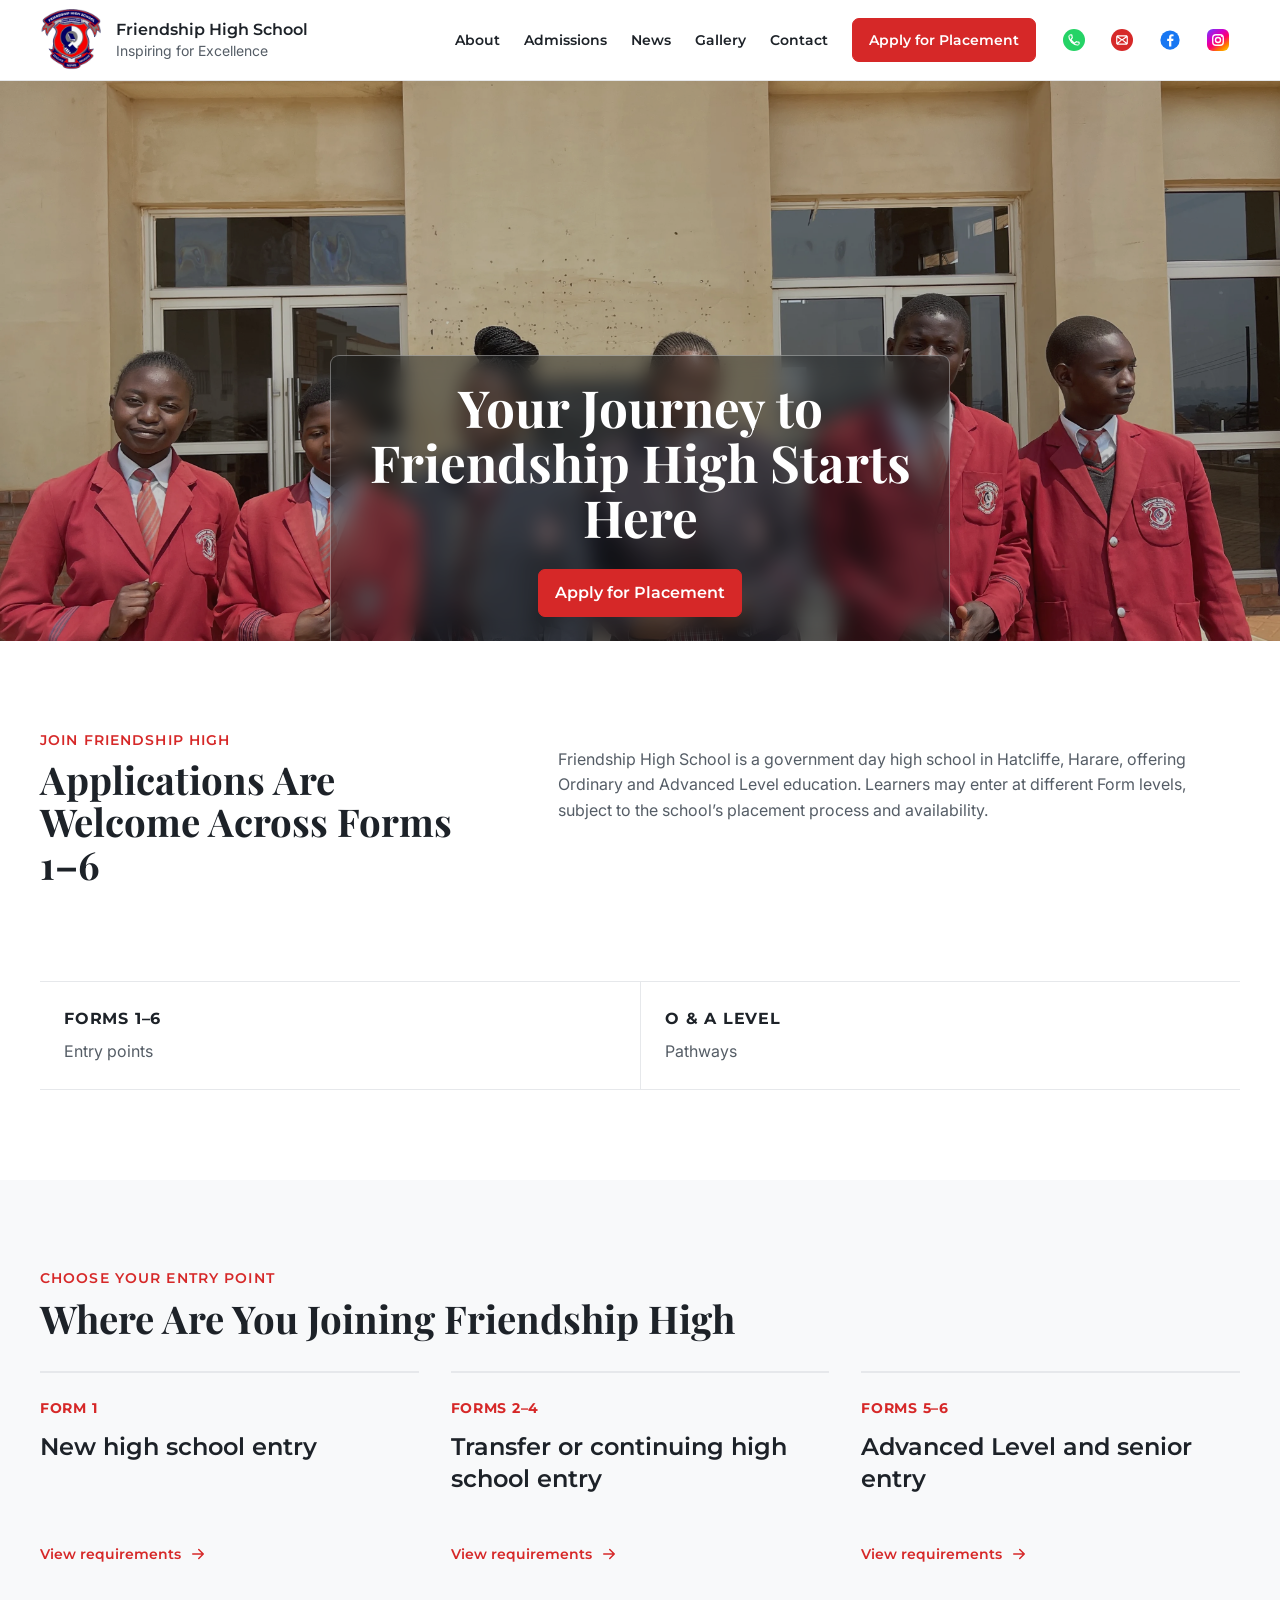
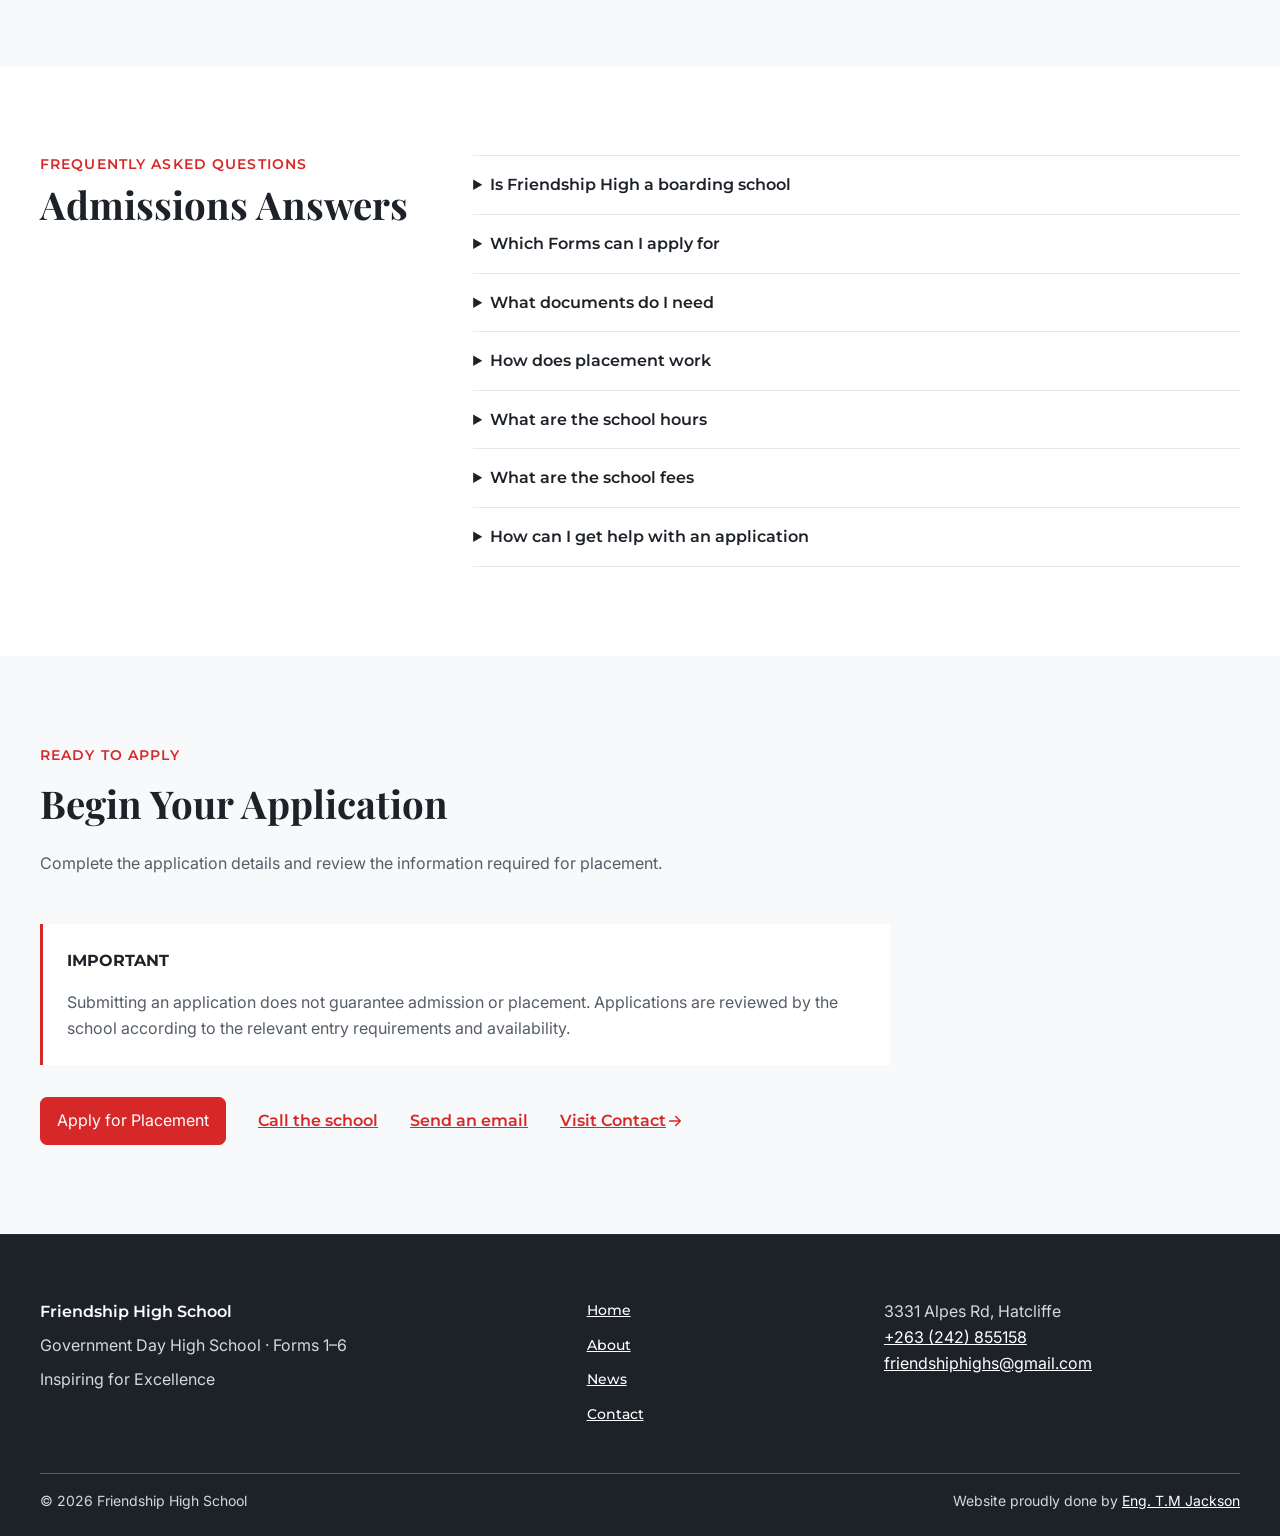
<file: admissions.html>
<!doctype html>
<html lang="en">
<head>
  <meta charset="utf-8">
  <meta name="viewport" content="width=device-width, initial-scale=1">
  <meta name="description" content="Friendship High School, a government day high school in Hatcliffe, Harare.">
  <title>Admissions | Friendship High School</title>
  <link rel="icon" href="static/images/favicon.ico" sizes="any">
  <link rel="icon" type="image/png" sizes="32x32" href="static/images/favicon-32x32.png">
  <link rel="apple-touch-icon" sizes="180x180" href="static/images/apple-touch-icon.png">
  <link rel="preconnect" href="https://fonts.googleapis.com">
  <link rel="preconnect" href="https://fonts.gstatic.com" crossorigin>
  <link href="https://fonts.googleapis.com/css2?family=Inter:wght@400;500;600;700&amp;family=Montserrat:wght@500;600;700&amp;family=Playfair+Display:wght@600;700&amp;display=swap" rel="stylesheet">
  <link rel="stylesheet" href="static/css/main.css">
  <script src="static/js/main.js" defer></script>
</head>
<body>
  <svg class="icon-sprite" aria-hidden="true">
    <symbol id="icon-phone" viewBox="0 0 24 24"><path d="M6.6 10.8a15.4 15.4 0 0 0 6.6 6.6l2.2-2.2a1 1 0 0 1 1-.24c1.08.36 2.24.54 3.42.54a1 1 0 0 1 1 1V20a1 1 0 0 1-1 1C10.52 21 3 13.48 3 4.2a1 1 0 0 1 1-1h3.5a1 1 0 0 1 1 1c0 1.18.18 2.34.54 3.42a1 1 0 0 1-.24 1Z"/></symbol>
    <symbol id="icon-email" viewBox="0 0 24 24"><path d="M3 5h18v14H3Zm1.8 1.8L12 12l7.2-5.2M4.8 17.2l5.1-4.1m9.3 4.1-5.1-4.1"/></symbol>
    <symbol id="icon-location" viewBox="0 0 24 24"><path d="M12 21s7-6.2 7-12a7 7 0 1 0-14 0c0 5.8 7 12 7 12Z"/><circle cx="12" cy="9" r="2.5"/></symbol>
    <symbol id="icon-clock" viewBox="0 0 24 24"><circle cx="12" cy="12" r="9"/><path d="M12 7v5l3.5 2"/></symbol>
    <symbol id="icon-arrow-right" viewBox="0 0 24 24"><path d="M5 12h14M13 6l6 6-6 6"/></symbol>
    <symbol id="icon-arrow-left" viewBox="0 0 24 24"><path d="M19 12H5m6-6-6 6 6 6"/></symbol>
    <symbol id="icon-close" viewBox="0 0 24 24"><path d="M6 6l12 12M18 6 6 18"/></symbol>
    <symbol id="icon-facebook" viewBox="0 0 24 24"><circle cx="12" cy="12" r="10.5" fill="#1877f2"/><path d="M13.45 19v-6h2.05l.31-2.34h-2.36v-1.5c0-.68.19-1.14 1.18-1.14h1.27V5.93a17.3 17.3 0 0 0-1.85-.1c-1.83 0-3.08 1.12-3.08 3.17v1.66H8.9V13h2.07v6h2.48Z" fill="#fff"/></symbol>
    <symbol id="icon-instagram" viewBox="0 0 24 24"><rect x="6.25" y="6.25" width="11.5" height="11.5" rx="3.5" fill="none" stroke="#fff" stroke-width="1.5"/><circle cx="12" cy="12" r="2.75" fill="none" stroke="#fff" stroke-width="1.5"/><circle cx="16.2" cy="7.8" r=".85" fill="#fff"/></symbol>
  </svg>
  <a class="skip-link" href="#main-content">Skip to main content</a>

  <header class="site-header">
    <div class="container header-layout">
      <a class="school-mark" href="index.html" aria-label="Friendship High School home">
        <img class="school-logo" src="static/images/friendship-high-logo.png" width="336" height="327" alt="">
        <span>
          <strong>Friendship High School</strong>
          <small>Inspiring for Excellence</small>
        </span>
      </a>

      <button class="menu-toggle" type="button" aria-expanded="false" aria-controls="primary-navigation">
        <span class="menu-icon" aria-hidden="true"></span>
        <span>Menu</span>
      </button>

      <nav id="primary-navigation" class="primary-navigation" aria-label="Primary navigation">
        <a href="about.html" >About</a>
        <a href="admissions.html" aria-current="page">Admissions</a>
        <a href="news.html" >News</a>
        <a href="gallery.html" >Gallery</a>
        <a href="contact.html" >Contact</a>
        <a class="placement-link" href="admissions.html#apply" data-apply-trigger>Apply for Placement</a>
      </nav>
      <div class="header-contact-actions" aria-label="School contact actions">
        <a class="header-phone-action" href="tel:+263242855158" aria-label="Call Friendship High School"><svg aria-hidden="true"><use href="#icon-phone"></use></svg></a>
        <a class="header-email-action" href="mailto:friendshiphighs@gmail.com" aria-label="Email Friendship High School"><svg aria-hidden="true"><use href="#icon-email"></use></svg></a>
        <span class="header-social-icon" role="img" aria-label="Friendship High School on Facebook"><svg class="brand-icon brand-icon-facebook" aria-hidden="true"><use href="#icon-facebook"></use></svg></span>
        <span class="header-social-icon header-social-instagram" role="img" aria-label="Friendship High School on Instagram"><svg class="brand-icon brand-icon-instagram" aria-hidden="true"><use href="#icon-instagram"></use></svg></span>
      </div>
    </div>
  </header>

  <main id="main-content">

<section class="admissions-hero" aria-labelledby="admissions-title">
  <picture>
    <source type="image/webp" srcset="static/images/authentic/admissions-learners-640.webp 640w, static/images/authentic/admissions-learners-1200.webp 1200w, static/images/authentic/admissions-learners-4032.webp 4032w" sizes="100vw">
    <img src="static/images/authentic/admissions-learners.jpg" width="4032" height="3024" alt="Friendship High learners standing outside the school hall." fetchpriority="high">
  </picture>
  <div class="container admissions-hero-content">
    <div class="admissions-hero-panel">
      <h1 id="admissions-title">Your Journey to Friendship High Starts Here</h1>
      <div class="admissions-hero-actions"><a class="primary-action admissions-primary" href="#apply" data-apply-trigger>Apply for Placement</a></div>
    </div>
  </div>
</section>

<section class="section admissions-section" aria-labelledby="join-title">
  <div class="container admissions-intro">
    <div class="section-heading"><p class="eyebrow">Join Friendship High</p><h2 id="join-title">Applications Are Welcome Across Forms 1–6</h2></div>
    <p class="admissions-lead">Friendship High School is a government day high school in Hatcliffe, Harare, offering Ordinary and Advanced Level education. Learners may enter at different Form levels, subject to the school’s placement process and availability.</p>
    <dl class="admissions-facts">
      <div><dt>Forms 1–6</dt><dd>Entry points</dd></div>
      <div><dt>O &amp; A Level</dt><dd>Pathways</dd></div>
    </dl>
  </div>
</section>

<section class="section admissions-section admissions-entry" aria-labelledby="entry-title">
  <div class="container">
    <div class="section-heading"><p class="eyebrow">Choose your entry point</p><h2 id="entry-title">Where Are You Joining Friendship High</h2></div>
    <div class="entry-grid">
      <article><p class="entry-label">Form 1</p><h3>New high school entry</h3><button class="entry-requirements" type="button" data-requirements="form-1">View requirements <svg aria-hidden="true"><use href="#icon-arrow-right"></use></svg></button></article>
      <article><p class="entry-label">Forms 2–4</p><h3>Transfer or continuing high school entry</h3><button class="entry-requirements" type="button" data-requirements="forms-2-4">View requirements <svg aria-hidden="true"><use href="#icon-arrow-right"></use></svg></button></article>
      <article><p class="entry-label">Forms 5–6</p><h3>Advanced Level and senior entry</h3><button class="entry-requirements" type="button" data-requirements="forms-5-6">View requirements <svg aria-hidden="true"><use href="#icon-arrow-right"></use></svg></button></article>
    </div>
  </div>
</section>

<section class="section admissions-section admissions-faq" aria-labelledby="faq-title">
  <div class="container faq-layout">
    <div class="section-heading"><p class="eyebrow">Frequently asked questions</p><h2 id="faq-title">Admissions Answers</h2></div>
    <div class="faq-list">
      <details><summary>Is Friendship High a boarding school</summary><p>No. Friendship High is a government day school.</p></details>
      <details><summary>Which Forms can I apply for</summary><p>Entry is available across Forms 1–6, subject to placement and availability.</p></details>
      <details><summary>What documents do I need</summary><p>Requirements depend on the learner’s entry point. Use the requirement links above or <a href="contact.html">contact the school</a> to confirm what is currently required.</p></details>
      <details><summary>How does placement work</summary><p>Enquire, prepare documents, apply, then await the school decision. Applying does not guarantee placement.</p></details>
      <details><summary>What are the school hours</summary><p>School hours are 07:30–16:00.</p></details>
      <details><summary>What are the school fees</summary><p><a href="contact.html">Contact the school</a> for current fee information.</p></details>
      <details><summary>How can I get help with an application</summary><p>Call <a href="tel:+263242855158">+263 (242) 855158</a>, email <a href="mailto:friendshiphighs@gmail.com">friendshiphighs@gmail.com</a>, or use the <a href="contact.html">Contact page</a>.</p></details>
    </div>
  </div>
</section>

<section class="section admissions-section application-section" aria-labelledby="application-title">
  <div class="container ready-to-apply">
    <div class="application-heading"><p class="eyebrow">Ready to apply</p><h2 id="application-title">Begin Your Application</h2><p>Complete the application details and review the information required for placement.</p></div>
    <aside class="placement-notice"><strong>Important</strong><p>Submitting an application does not guarantee admission or placement. Applications are reviewed by the school according to the relevant entry requirements and availability.</p></aside>
    <div class="ready-actions"><a class="primary-action admissions-primary" href="#apply" data-apply-trigger>Apply for Placement</a><a href="tel:+263242855158">Call the school</a><a href="mailto:friendshiphighs@gmail.com">Send an email</a><a href="contact.html">Visit Contact <svg aria-hidden="true"><use href="#icon-arrow-right"></use></svg></a></div>
  </div>
</section>

<dialog class="requirements-dialog" aria-labelledby="requirements-dialog-title">
  <div class="requirements-dialog-shell">
    <button class="dialog-close requirements-close" type="button" aria-label="Close requirements"><svg aria-hidden="true"><use href="#icon-close"></use></svg></button>
    <p class="eyebrow">Application requirements</p>
    <h2 id="requirements-dialog-title">Entry Requirements</h2>
    <div data-requirement-panel="form-1" hidden><h3>Form 1</h3><ul class="check-list"><li>Birth certificate</li><li>Previous-school or results documentation</li></ul></div>
    <div data-requirement-panel="forms-2-4" hidden><h3>Forms 2–4</h3><ul class="check-list"><li>Transfer letter</li><li>Relevant school or results information</li></ul></div>
    <div data-requirement-panel="forms-5-6" hidden><h3>Forms 5–6</h3><h4>Verified Form 5 requirements</h4><ul class="check-list"><li>Birth certificate</li><li>O-Level results</li></ul><p><strong>Form 6 applicants:</strong> Please contact the school for current Form 6 guidance. Form 5 requirements do not automatically apply to Form 6.</p></div>
    <p class="requirements-reminder">Requirements may vary by entry point and availability. Confirm current requirements with the school before applying.</p>
    <div class="dialog-contact-actions"><a href="tel:+263242855158">Call the school</a><a href="mailto:friendshiphighs@gmail.com">Send an email</a><a href="contact.html">Contact page</a></div>
  </div>
</dialog>

<dialog class="application-dialog" aria-labelledby="application-dialog-title">
  <div class="application-dialog-shell">
    <button class="dialog-close application-close" type="button" aria-label="Close application"><svg aria-hidden="true"><use href="#icon-close"></use></svg></button>
    <header class="application-dialog-header">
      <p class="application-preview-label">Placement application</p>
      <h2 id="application-dialog-title">Apply for Placement</h2>
      <p class="application-privacy">Information entered here remains only on this page and is discarded when the application closes or reloads. Secure sending will be connected when the school database is introduced.</p>
      <div class="application-progress-copy"><span data-progress-count>Step 1 of 6</span><strong data-progress-title>Learner Details</strong></div>
      <progress class="application-progress" data-application-progress max="6" value="1">1 of 6</progress>
      <ol class="application-step-list" aria-label="Application progress">
        <li aria-current="step">Learner</li><li>Entry</li><li>Guardian</li><li>Emergency</li><li>Documents</li><li>Review</li>
      </ol>
      <p class="visually-hidden" data-application-status aria-live="polite">Step 1 of 6: Learner Details</p>
    </header>

    <div class="application-wizard" data-application-wizard>
      <section class="application-step" data-application-step="0">
        <fieldset><legend>Learner Details</legend><div class="form-grid">
          <label>Surname <span>(required)</span><input id="learner-surname" name="learner_surname" required autocomplete="family-name"><small class="field-error" data-error-for="learner-surname"></small></label>
          <label>Given names <span>(required)</span><input id="learner-given-names" name="learner_given_names" required autocomplete="given-name"><small class="field-error" data-error-for="learner-given-names"></small></label>
          <label>Gender <span>(required)</span><select id="learner-gender" name="learner_gender" required><option value="">Choose an option</option><option>Female</option><option>Male</option><option>Prefer not to say</option></select><small class="field-error" data-error-for="learner-gender"></small></label>
          <label>Date of birth <span>(required)</span><input id="learner-date-of-birth" name="learner_date_of_birth" type="date" required><small class="field-error" data-error-for="learner-date-of-birth"></small></label>
          <label>Birth certificate number <span>(required)</span><input id="learner-birth-certificate" name="learner_birth_certificate" required><small class="field-error" data-error-for="learner-birth-certificate"></small></label>
          <label class="form-wide">Residential address <span>(required)</span><textarea id="learner-address" name="learner_address" required autocomplete="street-address"></textarea><small class="field-error" data-error-for="learner-address"></small></label>
        </div></fieldset>
      </section>

      <section class="application-step" data-application-step="1" hidden>
        <fieldset><legend>Entry Details</legend><div class="form-grid">
          <label>Intended Form <span>(required)</span><select id="intended-form" name="intended_form" required><option value="">Choose a Form</option><option value="1">Form 1</option><option value="2">Form 2</option><option value="3">Form 3</option><option value="4">Form 4</option><option value="5">Form 5</option><option value="6">Form 6</option></select><small class="field-error" data-error-for="intended-form"></small></label>
          <label>Current or previous school <span>(required)</span><input id="previous-school" name="previous_school" required><small class="field-error" data-error-for="previous-school"></small></label>
          <label class="form-wide">Previous-school address <span>(required)</span><textarea id="previous-school-address" name="previous_school_address" required></textarea><small class="field-error" data-error-for="previous-school-address"></small></label>
          <label>Current or most recently completed level <span>(required)</span><select id="completed-level" name="completed_level" required><option value="">Choose a level</option><option>Grade 7</option><option>Form 1</option><option>Form 2</option><option>Form 3</option><option>Form 4</option><option>Form 5</option></select><small class="field-error" data-error-for="completed-level"></small></label>
        </div></fieldset>
      </section>

      <section class="application-step" data-application-step="2" hidden>
        <fieldset><legend>Guardian Details</legend><div class="form-grid">
          <label>Full name <span>(required)</span><input id="guardian-name" name="guardian_name" required autocomplete="name"><small class="field-error" data-error-for="guardian-name"></small></label>
          <label>Relationship to learner <span>(required)</span><input id="guardian-relationship" name="guardian_relationship" required><small class="field-error" data-error-for="guardian-relationship"></small></label>
          <label>National ID number <span>(required)</span><input id="guardian-id" name="guardian_id" required><small class="field-error" data-error-for="guardian-id"></small></label>
          <label>Primary phone number <span>(required)</span><input id="guardian-phone" name="guardian_phone" type="tel" required autocomplete="tel"><small class="field-error" data-error-for="guardian-phone"></small></label>
          <label>Alternative phone number<input id="guardian-phone-alternative" name="guardian_phone_alternative" type="tel"></label>
          <label>Email address<input id="guardian-email" name="guardian_email" type="email" autocomplete="email"><small class="field-error" data-error-for="guardian-email"></small></label>
          <label class="application-check form-wide"><input id="guardian-same-address" type="checkbox"> Same as learner’s residential address</label>
          <label class="form-wide">Residential address <span>(required)</span><textarea id="guardian-address" name="guardian_address" required autocomplete="street-address"></textarea><small class="field-error" data-error-for="guardian-address"></small></label>
        </div></fieldset>
      </section>

      <section class="application-step" data-application-step="3" hidden>
        <fieldset><legend>Emergency Contact</legend><div class="form-grid">
          <label class="application-check form-wide"><input id="emergency-use-guardian" type="checkbox"> Use guardian as the emergency contact</label>
          <label>Full name <span>(required)</span><input id="emergency-name" name="emergency_name" required><small class="field-error" data-error-for="emergency-name"></small></label>
          <label>Relationship to learner <span>(required)</span><input id="emergency-relationship" name="emergency_relationship" required><small class="field-error" data-error-for="emergency-relationship"></small></label>
          <label>Phone number <span>(required)</span><input id="emergency-phone" name="emergency_phone" type="tel" required><small class="field-error" data-error-for="emergency-phone"></small></label>
        </div></fieldset>
      </section>

      <section class="application-step" data-application-step="4" hidden>
        <fieldset><legend>Document Readiness</legend><p>Mark the documents that you currently have ready. No documents are uploaded in this step.</p>
          <div data-document-guidance><p>Select an intended Form in Entry Details to see the relevant checklist.</p></div>
        </fieldset>
      </section>

      <section class="application-step" data-application-step="5" hidden>
        <fieldset><legend>Review</legend><div class="application-review" data-application-review></div>
          <label class="declaration"><input id="application-declaration" type="checkbox"> I confirm that the information supplied is accurate.</label>
          <p class="application-status">Complete this review to check that the application is ready. It will not be sent until the secure school database is connected.</p>
          <p class="application-complete" data-application-complete role="status" tabindex="-1" hidden>Your application details are complete and ready for the future secure submission service. No information has been sent or stored.</p>
        </fieldset>
      </section>

      <div class="application-navigation">
        <button class="secondary-action" type="button" data-application-back hidden>Back</button>
        <button class="primary-action admissions-primary" type="button" data-application-next>Next</button>
        <button class="primary-action admissions-primary" type="button" data-application-submit hidden>Finish Review</button>
      </div>
    </div>
  </div>
</dialog>

  </main>

  <footer class="site-footer">
    <div class="container footer-layout">
      <div>
        <strong>Friendship High School</strong>
        <p>Government Day High School · Forms 1–6</p>
        <p>Inspiring for Excellence</p>
      </div>
      <nav aria-label="Footer navigation">
        <a href="index.html#welcome">Home</a>
        <a href="about.html">About</a>
        <a href="news.html">News</a>
        <a href="contact.html">Contact</a>
      </nav>
      <address>
        3331 Alpes Rd, Hatcliffe<br>
        <a href="tel:+263242855158">+263 (242) 855158</a><br>
        <a href="mailto:friendshiphighs@gmail.com">friendshiphighs@gmail.com</a>
      </address>
    </div>
    <div class="container footer-meta">
      <p>&copy; 2026 Friendship High School</p>
      <p>Website proudly done by <a href="https://www.linkedin.com/in/tapiwa-jackson-b3b08333b/" target="_blank" rel="noopener noreferrer">Eng. T.M Jackson</a></p>
    </div>
  </footer>
</body>
</html>
</file>
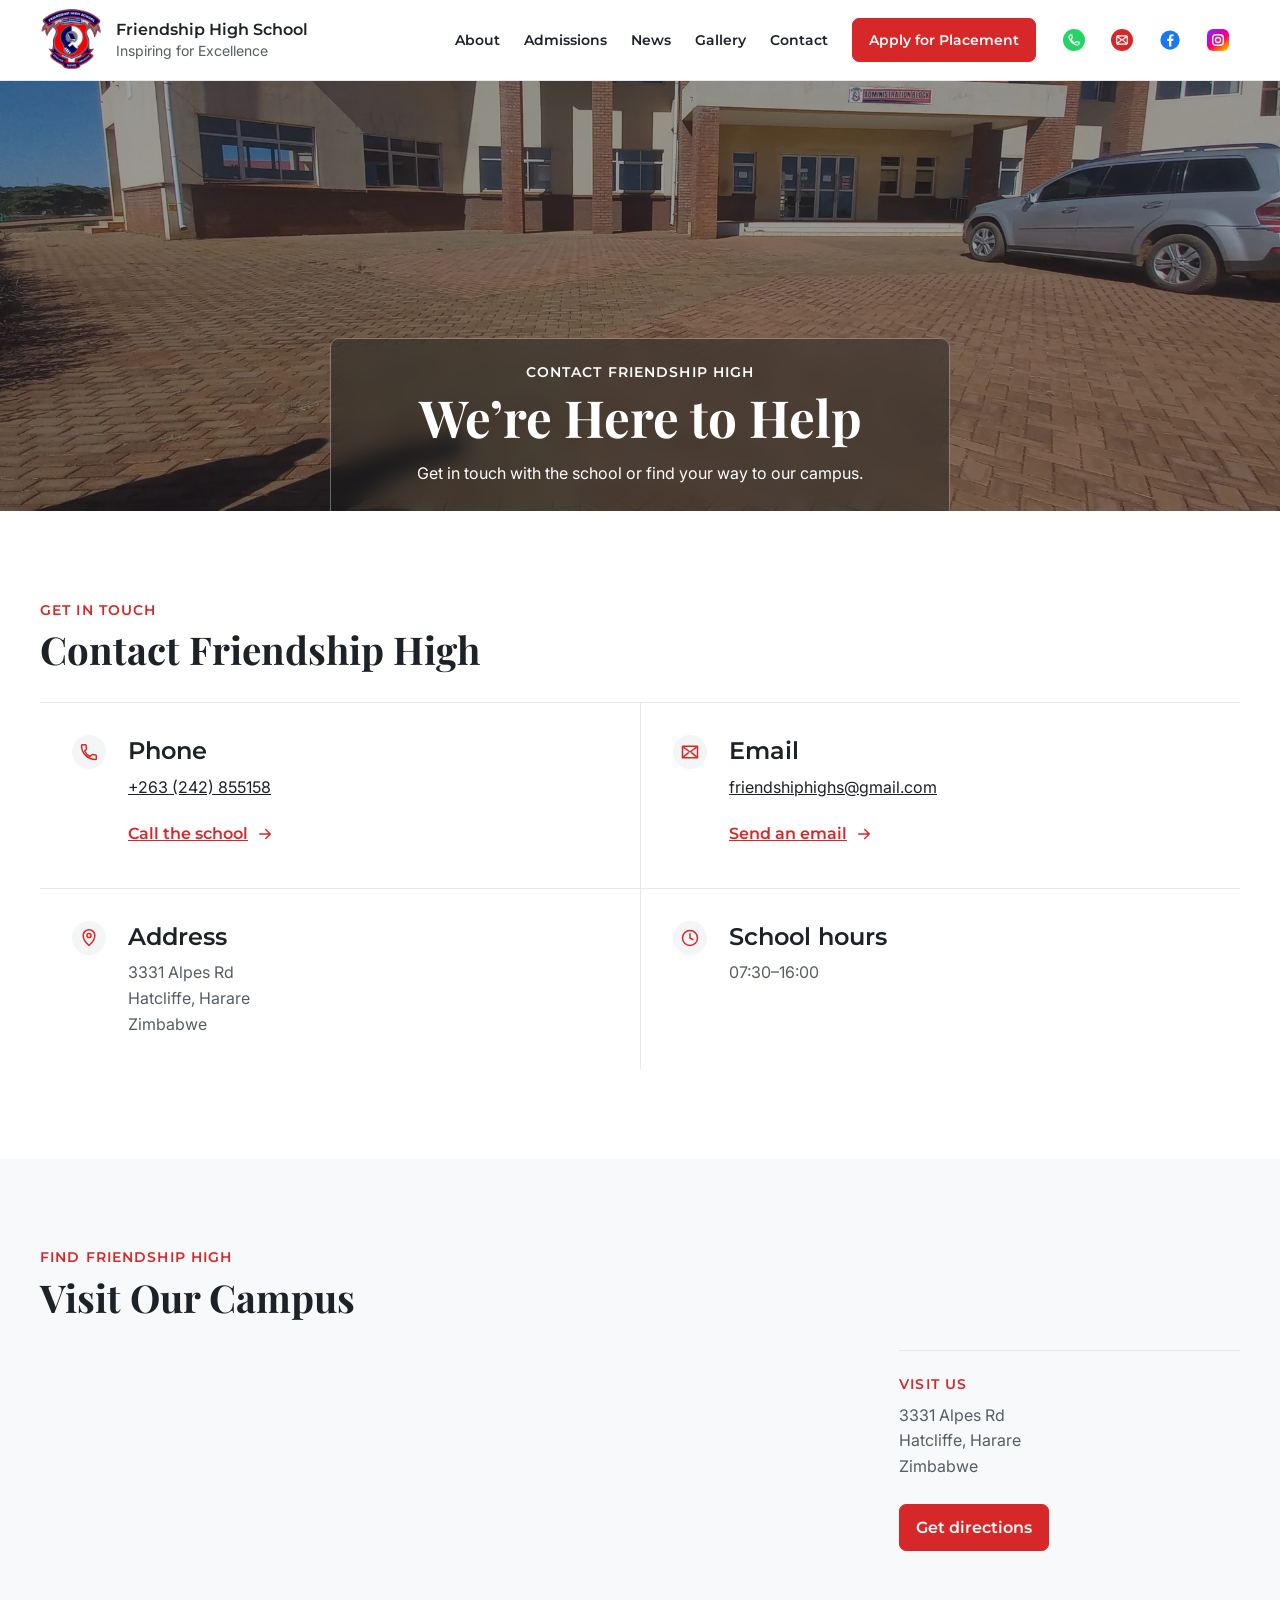
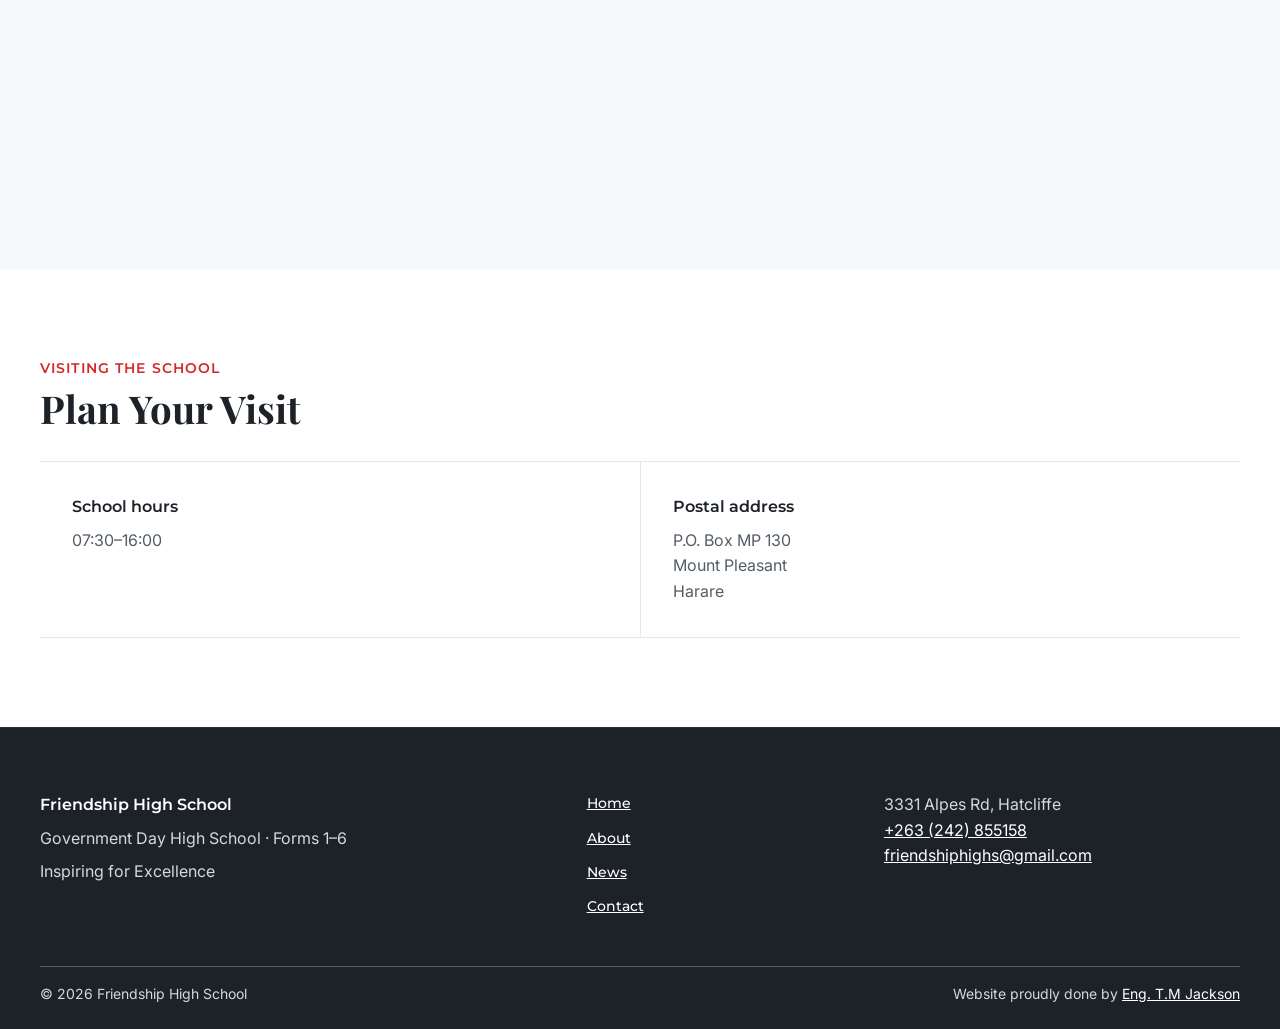
<file: contact.html>
<!doctype html>
<html lang="en">
<head>
  <meta charset="utf-8">
  <meta name="viewport" content="width=device-width, initial-scale=1">
  <meta name="description" content="Friendship High School, a government day high school in Hatcliffe, Harare.">
  <title>Contact | Friendship High School</title>
  <link rel="icon" href="static/images/favicon.ico" sizes="any">
  <link rel="icon" type="image/png" sizes="32x32" href="static/images/favicon-32x32.png">
  <link rel="apple-touch-icon" sizes="180x180" href="static/images/apple-touch-icon.png">
  <link rel="preconnect" href="https://fonts.googleapis.com">
  <link rel="preconnect" href="https://fonts.gstatic.com" crossorigin>
  <link href="https://fonts.googleapis.com/css2?family=Inter:wght@400;500;600;700&amp;family=Montserrat:wght@500;600;700&amp;family=Playfair+Display:wght@600;700&amp;display=swap" rel="stylesheet">
  <link rel="stylesheet" href="static/css/main.css">
  <script src="static/js/main.js" defer></script>
</head>
<body>
  <svg class="icon-sprite" aria-hidden="true">
    <symbol id="icon-phone" viewBox="0 0 24 24"><path d="M6.6 10.8a15.4 15.4 0 0 0 6.6 6.6l2.2-2.2a1 1 0 0 1 1-.24c1.08.36 2.24.54 3.42.54a1 1 0 0 1 1 1V20a1 1 0 0 1-1 1C10.52 21 3 13.48 3 4.2a1 1 0 0 1 1-1h3.5a1 1 0 0 1 1 1c0 1.18.18 2.34.54 3.42a1 1 0 0 1-.24 1Z"/></symbol>
    <symbol id="icon-email" viewBox="0 0 24 24"><path d="M3 5h18v14H3Zm1.8 1.8L12 12l7.2-5.2M4.8 17.2l5.1-4.1m9.3 4.1-5.1-4.1"/></symbol>
    <symbol id="icon-location" viewBox="0 0 24 24"><path d="M12 21s7-6.2 7-12a7 7 0 1 0-14 0c0 5.8 7 12 7 12Z"/><circle cx="12" cy="9" r="2.5"/></symbol>
    <symbol id="icon-clock" viewBox="0 0 24 24"><circle cx="12" cy="12" r="9"/><path d="M12 7v5l3.5 2"/></symbol>
    <symbol id="icon-arrow-right" viewBox="0 0 24 24"><path d="M5 12h14M13 6l6 6-6 6"/></symbol>
    <symbol id="icon-arrow-left" viewBox="0 0 24 24"><path d="M19 12H5m6-6-6 6 6 6"/></symbol>
    <symbol id="icon-close" viewBox="0 0 24 24"><path d="M6 6l12 12M18 6 6 18"/></symbol>
    <symbol id="icon-facebook" viewBox="0 0 24 24"><circle cx="12" cy="12" r="10.5" fill="#1877f2"/><path d="M13.45 19v-6h2.05l.31-2.34h-2.36v-1.5c0-.68.19-1.14 1.18-1.14h1.27V5.93a17.3 17.3 0 0 0-1.85-.1c-1.83 0-3.08 1.12-3.08 3.17v1.66H8.9V13h2.07v6h2.48Z" fill="#fff"/></symbol>
    <symbol id="icon-instagram" viewBox="0 0 24 24"><rect x="6.25" y="6.25" width="11.5" height="11.5" rx="3.5" fill="none" stroke="#fff" stroke-width="1.5"/><circle cx="12" cy="12" r="2.75" fill="none" stroke="#fff" stroke-width="1.5"/><circle cx="16.2" cy="7.8" r=".85" fill="#fff"/></symbol>
  </svg>
  <a class="skip-link" href="#main-content">Skip to main content</a>

  <header class="site-header">
    <div class="container header-layout">
      <a class="school-mark" href="index.html" aria-label="Friendship High School home">
        <img class="school-logo" src="static/images/friendship-high-logo.png" width="336" height="327" alt="">
        <span>
          <strong>Friendship High School</strong>
          <small>Inspiring for Excellence</small>
        </span>
      </a>

      <button class="menu-toggle" type="button" aria-expanded="false" aria-controls="primary-navigation">
        <span class="menu-icon" aria-hidden="true"></span>
        <span>Menu</span>
      </button>

      <nav id="primary-navigation" class="primary-navigation" aria-label="Primary navigation">
        <a href="about.html" >About</a>
        <a href="admissions.html" >Admissions</a>
        <a href="news.html" >News</a>
        <a href="gallery.html" >Gallery</a>
        <a href="contact.html" aria-current="page">Contact</a>
        <a class="placement-link" href="admissions.html#apply" data-apply-trigger>Apply for Placement</a>
      </nav>
      <div class="header-contact-actions" aria-label="School contact actions">
        <a class="header-phone-action" href="tel:+263242855158" aria-label="Call Friendship High School"><svg aria-hidden="true"><use href="#icon-phone"></use></svg></a>
        <a class="header-email-action" href="mailto:friendshiphighs@gmail.com" aria-label="Email Friendship High School"><svg aria-hidden="true"><use href="#icon-email"></use></svg></a>
        <span class="header-social-icon" role="img" aria-label="Friendship High School on Facebook"><svg class="brand-icon brand-icon-facebook" aria-hidden="true"><use href="#icon-facebook"></use></svg></span>
        <span class="header-social-icon header-social-instagram" role="img" aria-label="Friendship High School on Instagram"><svg class="brand-icon brand-icon-instagram" aria-hidden="true"><use href="#icon-instagram"></use></svg></span>
      </div>
    </div>
  </header>

  <main id="main-content">

<section class="contact-hero" aria-labelledby="contact-title">
  <picture class="contact-hero-picture">
    <source type="image/webp" srcset="static/images/gallery/school-life-tile-4-640.webp 640w, static/images/gallery/school-life-tile-4-1200.webp 1200w, static/images/gallery/school-life-tile-4-2000.webp 2000w" sizes="100vw">
    <img src="static/images/school-life-tile-4.jpg" width="3264" height="1836" alt="Friendship High School building and paved entrance area." fetchpriority="high">
  </picture>
  <div class="container contact-hero-content">
    <div class="contact-hero-panel">
      <p class="eyebrow">Contact Friendship High</p>
      <h1 id="contact-title">We’re Here to Help</h1>
      <p>Get in touch with the school or find your way to our campus.</p>
    </div>
  </div>
</section>

<section class="section contact-section" aria-labelledby="get-in-touch-title">
  <div class="container">
    <div class="section-heading"><p class="eyebrow">Get in touch</p><h2 id="get-in-touch-title">Contact Friendship High</h2></div>
    <div class="contact-information-grid">
      <section aria-labelledby="contact-phone"><span class="contact-icon" aria-hidden="true"><svg><use href="#icon-phone"></use></svg></span><div><h3 id="contact-phone">Phone</h3><p><a href="tel:+263242855158">+263 (242) 855158</a></p><a class="contact-action" href="tel:+263242855158">Call the school <svg aria-hidden="true"><use href="#icon-arrow-right"></use></svg></a></div></section>
      <section aria-labelledby="contact-email"><span class="contact-icon" aria-hidden="true"><svg><use href="#icon-email"></use></svg></span><div><h3 id="contact-email">Email</h3><p><a href="mailto:friendshiphighs@gmail.com">friendshiphighs@gmail.com</a></p><a class="contact-action" href="mailto:friendshiphighs@gmail.com">Send an email <svg aria-hidden="true"><use href="#icon-arrow-right"></use></svg></a></div></section>
      <section aria-labelledby="contact-address"><span class="contact-icon" aria-hidden="true"><svg><use href="#icon-location"></use></svg></span><div><h3 id="contact-address">Address</h3><p>3331 Alpes Rd<br>Hatcliffe, Harare<br>Zimbabwe</p></div></section>
      <section aria-labelledby="contact-hours"><span class="contact-icon" aria-hidden="true"><svg><use href="#icon-clock"></use></svg></span><div><h3 id="contact-hours">School hours</h3><p>07:30–16:00</p></div></section>
    </div>
  </div>
</section>

<section class="section contact-section contact-map-section" aria-labelledby="contact-map-title">
  <div class="container">
    <div class="section-heading"><p class="eyebrow">Find Friendship High</p><h2 id="contact-map-title">Visit Our Campus</h2></div>
    <div class="contact-map-layout">
      <iframe title="Map showing Friendship High School at 3331 Alpes Road, Hatcliffe, Harare" src="https://www.openstreetmap.org/export/embed.html?bbox=31.08761%2C-17.68824%2C31.09961%2C-17.67624&amp;layer=mapnik&amp;marker=-17.68224%2C31.09361" referrerpolicy="no-referrer-when-downgrade" allowfullscreen></iframe>
      <div class="visit-address"><p class="eyebrow">Visit us</p><address>3331 Alpes Rd<br>Hatcliffe, Harare<br>Zimbabwe</address><a class="primary-action contact-directions" href="https://www.google.com/maps/dir/?api=1&amp;destination=-17.68224%2C31.09361" target="_blank" rel="noopener noreferrer">Get directions</a></div>
    </div>
  </div>
</section>

<section class="section contact-section visiting-section" aria-labelledby="visiting-title">
  <div class="container">
    <div class="section-heading"><p class="eyebrow">Visiting the school</p><h2 id="visiting-title">Plan Your Visit</h2></div>
    <dl class="visiting-information"><div><dt>School hours</dt><dd>07:30–16:00</dd></div><div><dt>Postal address</dt><dd>P.O. Box MP 130<br>Mount Pleasant<br>Harare</dd></div></dl>
  </div>
</section>


  </main>

  <footer class="site-footer">
    <div class="container footer-layout">
      <div>
        <strong>Friendship High School</strong>
        <p>Government Day High School · Forms 1–6</p>
        <p>Inspiring for Excellence</p>
      </div>
      <nav aria-label="Footer navigation">
        <a href="index.html#welcome">Home</a>
        <a href="about.html">About</a>
        <a href="news.html">News</a>
        <a href="contact.html">Contact</a>
      </nav>
      <address>
        3331 Alpes Rd, Hatcliffe<br>
        <a href="tel:+263242855158">+263 (242) 855158</a><br>
        <a href="mailto:friendshiphighs@gmail.com">friendshiphighs@gmail.com</a>
      </address>
    </div>
    <div class="container footer-meta">
      <p>&copy; 2026 Friendship High School</p>
      <p>Website proudly done by <a href="https://www.linkedin.com/in/tapiwa-jackson-b3b08333b/" target="_blank" rel="noopener noreferrer">Eng. T.M Jackson</a></p>
    </div>
  </footer>
</body>
</html>
</file>
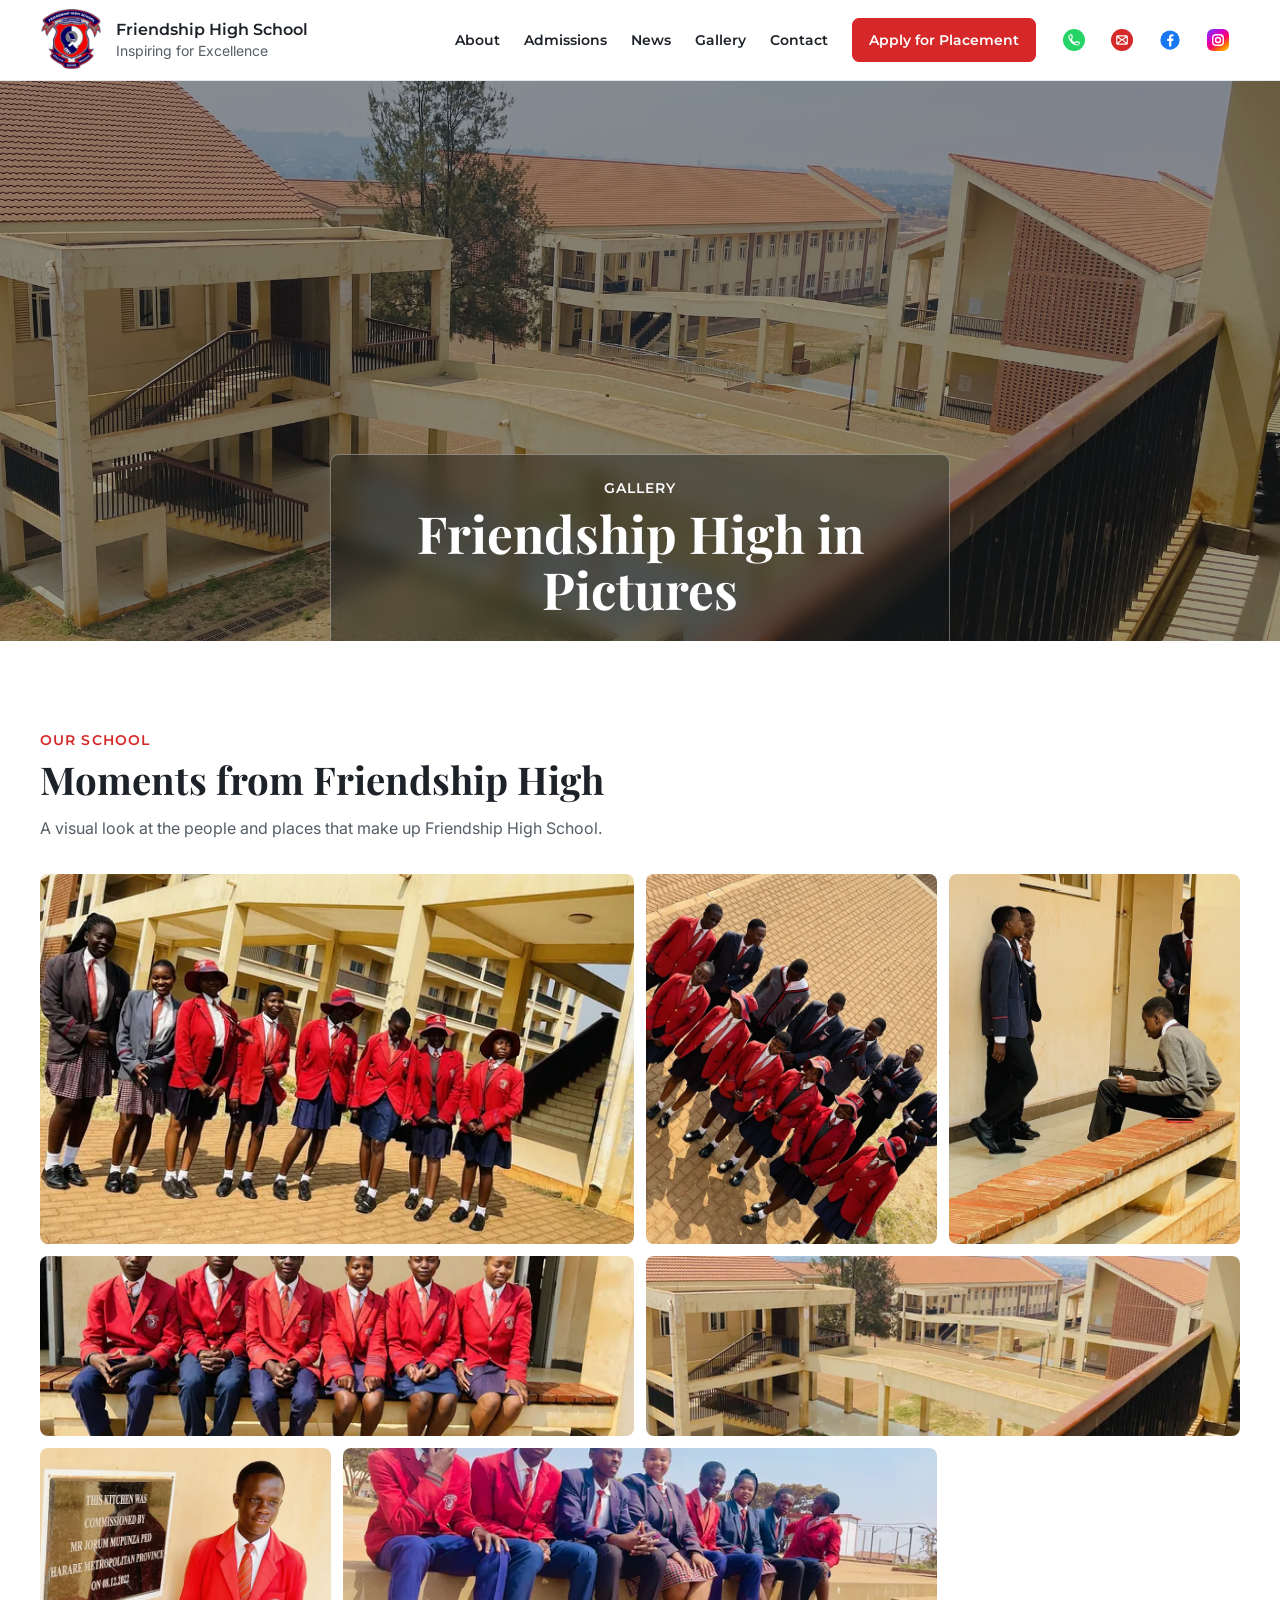
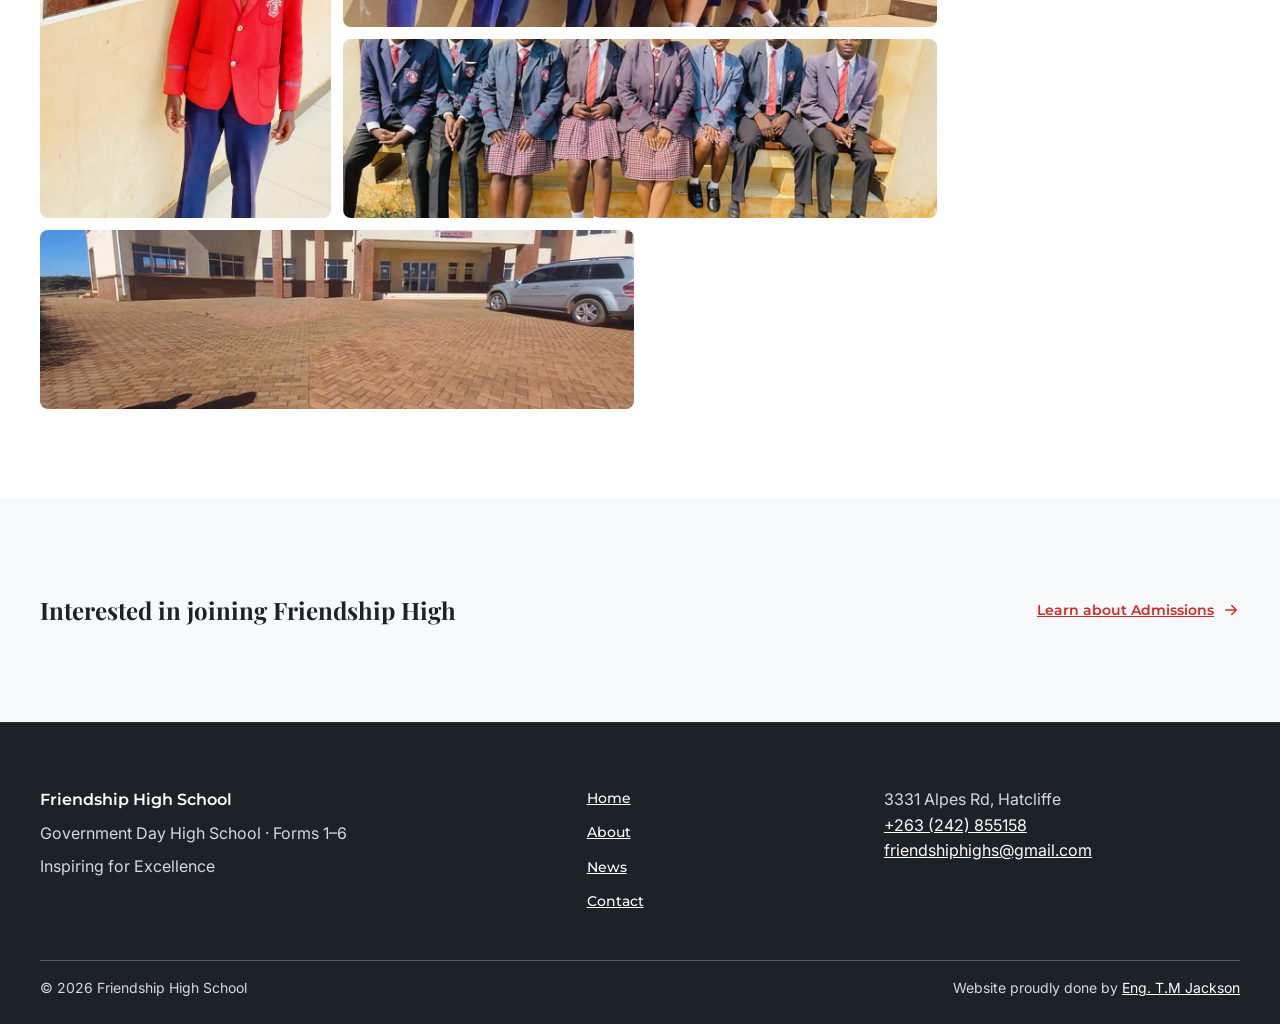
<file: gallery.html>
<!doctype html>
<html lang="en">
<head>
  <meta charset="utf-8">
  <meta name="viewport" content="width=device-width, initial-scale=1">
  <meta name="description" content="Friendship High School, a government day high school in Hatcliffe, Harare.">
  <title>Gallery | Friendship High School</title>
  <link rel="icon" href="static/images/favicon.ico" sizes="any">
  <link rel="icon" type="image/png" sizes="32x32" href="static/images/favicon-32x32.png">
  <link rel="apple-touch-icon" sizes="180x180" href="static/images/apple-touch-icon.png">
  <link rel="preconnect" href="https://fonts.googleapis.com">
  <link rel="preconnect" href="https://fonts.gstatic.com" crossorigin>
  <link href="https://fonts.googleapis.com/css2?family=Inter:wght@400;500;600;700&amp;family=Montserrat:wght@500;600;700&amp;family=Playfair+Display:wght@600;700&amp;display=swap" rel="stylesheet">
  <link rel="stylesheet" href="static/css/main.css">
  <script src="static/js/main.js" defer></script>
</head>
<body>
  <svg class="icon-sprite" aria-hidden="true">
    <symbol id="icon-phone" viewBox="0 0 24 24"><path d="M6.6 10.8a15.4 15.4 0 0 0 6.6 6.6l2.2-2.2a1 1 0 0 1 1-.24c1.08.36 2.24.54 3.42.54a1 1 0 0 1 1 1V20a1 1 0 0 1-1 1C10.52 21 3 13.48 3 4.2a1 1 0 0 1 1-1h3.5a1 1 0 0 1 1 1c0 1.18.18 2.34.54 3.42a1 1 0 0 1-.24 1Z"/></symbol>
    <symbol id="icon-email" viewBox="0 0 24 24"><path d="M3 5h18v14H3Zm1.8 1.8L12 12l7.2-5.2M4.8 17.2l5.1-4.1m9.3 4.1-5.1-4.1"/></symbol>
    <symbol id="icon-location" viewBox="0 0 24 24"><path d="M12 21s7-6.2 7-12a7 7 0 1 0-14 0c0 5.8 7 12 7 12Z"/><circle cx="12" cy="9" r="2.5"/></symbol>
    <symbol id="icon-clock" viewBox="0 0 24 24"><circle cx="12" cy="12" r="9"/><path d="M12 7v5l3.5 2"/></symbol>
    <symbol id="icon-arrow-right" viewBox="0 0 24 24"><path d="M5 12h14M13 6l6 6-6 6"/></symbol>
    <symbol id="icon-arrow-left" viewBox="0 0 24 24"><path d="M19 12H5m6-6-6 6 6 6"/></symbol>
    <symbol id="icon-close" viewBox="0 0 24 24"><path d="M6 6l12 12M18 6 6 18"/></symbol>
    <symbol id="icon-facebook" viewBox="0 0 24 24"><circle cx="12" cy="12" r="10.5" fill="#1877f2"/><path d="M13.45 19v-6h2.05l.31-2.34h-2.36v-1.5c0-.68.19-1.14 1.18-1.14h1.27V5.93a17.3 17.3 0 0 0-1.85-.1c-1.83 0-3.08 1.12-3.08 3.17v1.66H8.9V13h2.07v6h2.48Z" fill="#fff"/></symbol>
    <symbol id="icon-instagram" viewBox="0 0 24 24"><rect x="6.25" y="6.25" width="11.5" height="11.5" rx="3.5" fill="none" stroke="#fff" stroke-width="1.5"/><circle cx="12" cy="12" r="2.75" fill="none" stroke="#fff" stroke-width="1.5"/><circle cx="16.2" cy="7.8" r=".85" fill="#fff"/></symbol>
  </svg>
  <a class="skip-link" href="#main-content">Skip to main content</a>

  <header class="site-header">
    <div class="container header-layout">
      <a class="school-mark" href="index.html" aria-label="Friendship High School home">
        <img class="school-logo" src="static/images/friendship-high-logo.png" width="336" height="327" alt="">
        <span>
          <strong>Friendship High School</strong>
          <small>Inspiring for Excellence</small>
        </span>
      </a>

      <button class="menu-toggle" type="button" aria-expanded="false" aria-controls="primary-navigation">
        <span class="menu-icon" aria-hidden="true"></span>
        <span>Menu</span>
      </button>

      <nav id="primary-navigation" class="primary-navigation" aria-label="Primary navigation">
        <a href="about.html" >About</a>
        <a href="admissions.html" >Admissions</a>
        <a href="news.html" >News</a>
        <a href="gallery.html" aria-current="page">Gallery</a>
        <a href="contact.html" >Contact</a>
        <a class="placement-link" href="admissions.html#apply" data-apply-trigger>Apply for Placement</a>
      </nav>
      <div class="header-contact-actions" aria-label="School contact actions">
        <a class="header-phone-action" href="tel:+263242855158" aria-label="Call Friendship High School"><svg aria-hidden="true"><use href="#icon-phone"></use></svg></a>
        <a class="header-email-action" href="mailto:friendshiphighs@gmail.com" aria-label="Email Friendship High School"><svg aria-hidden="true"><use href="#icon-email"></use></svg></a>
        <span class="header-social-icon" role="img" aria-label="Friendship High School on Facebook"><svg class="brand-icon brand-icon-facebook" aria-hidden="true"><use href="#icon-facebook"></use></svg></span>
        <span class="header-social-icon header-social-instagram" role="img" aria-label="Friendship High School on Instagram"><svg class="brand-icon brand-icon-instagram" aria-hidden="true"><use href="#icon-instagram"></use></svg></span>
      </div>
    </div>
  </header>

  <main id="main-content">

<section class="gallery-hero" aria-labelledby="gallery-title">
  <picture class="gallery-hero-picture">
    <source type="image/webp" srcset="static/images/about-facilities-1-640.webp 640w, static/images/about-facilities-1-1200.webp 1200w, static/images/about-facilities-1-2000.webp 2000w" sizes="100vw">
    <img src="static/images/about-facilities-1.jpg" width="4032" height="2268" alt="Connected Friendship High campus buildings and covered walkways." fetchpriority="high">
  </picture>
  <div class="container gallery-hero-content">
    <div class="gallery-hero-panel">
      <p class="eyebrow">Gallery</p>
      <h1 id="gallery-title">Friendship High in Pictures</h1>
    </div>
  </div>
</section>

<section class="section gallery-moments" aria-labelledby="gallery-moments-title">
  <div class="container">
    <div class="section-heading gallery-moments-heading">
      <p class="eyebrow">Our School</p>
      <h2 id="gallery-moments-title">Moments from Friendship High</h2>
      <p>A visual look at the people and places that make up Friendship High School.</p>
    </div>

    <div class="gallery-mosaic">

        <figure class="gallery-tile gallery-tile-lead gallery-mobile-wide">
          <button class="gallery-open" type="button" data-gallery-index="0" aria-label="Open learners together on a campus walkway photograph">
            <picture>
              <source type="image/webp" srcset="static/images/authentic/gallery-learners-walkway-640.webp 640w, static/images/authentic/gallery-learners-walkway-1200.webp 1200w, static/images/authentic/gallery-learners-walkway-4032.webp 4032w" sizes="(max-width: 520px) 100vw, (max-width: 800px) 34vw, 25vw">
              <img class="gallery-focus-centre" src="static/images/authentic/gallery-learners-walkway.jpg" width="4032" height="2268" alt="Friendship High learners standing together on a campus walkway." loading="eager" decoding="sync" fetchpriority="high">
            </picture>
            <span class="gallery-tile-caption">Learners together on a campus walkway</span>
          </button>
        </figure>

        <figure class="gallery-tile gallery-tile-tall">
          <button class="gallery-open" type="button" data-gallery-index="1" aria-label="Open learners viewed from an upper-level walkway photograph">
            <picture>
              <source type="image/webp" srcset="static/images/authentic/gallery-overhead-group-640.webp 640w, static/images/authentic/gallery-overhead-group-1200.webp 1200w, static/images/authentic/gallery-overhead-group-2268.webp 2268w" sizes="(max-width: 520px) 50vw, (max-width: 800px) 34vw, 25vw">
              <img class="gallery-focus-centre" src="static/images/authentic/gallery-overhead-group.jpg" width="2268" height="4032" alt="Friendship High learners viewed from an upper-level campus walkway." loading="lazy" decoding="async">
            </picture>
            <span class="gallery-tile-caption">Learners viewed from an upper-level walkway</span>
          </button>
        </figure>

        <figure class="gallery-tile gallery-tile-wide gallery-mobile-wide">
          <button class="gallery-open" type="button" data-gallery-index="2" aria-label="Open learners seated together outside photograph">
            <picture>
              <source type="image/webp" srcset="static/images/authentic/gallery-seated-learners-640.webp 640w, static/images/authentic/gallery-seated-learners-1200.webp 1200w, static/images/authentic/gallery-seated-learners-4032.webp 4032w" sizes="(max-width: 520px) 100vw, (max-width: 800px) 34vw, 25vw">
              <img class="gallery-focus-centre" src="static/images/authentic/gallery-seated-learners.jpg" width="4032" height="2268" alt="Six Friendship High learners seated together outside in school uniform." loading="lazy" decoding="async">
            </picture>
            <span class="gallery-tile-caption">Learners seated together outside</span>
          </button>
        </figure>

        <figure class="gallery-tile gallery-tile-wide">
          <button class="gallery-open" type="button" data-gallery-index="3" aria-label="Open friendship high buildings and covered walkways photograph">
            <picture>
              <source type="image/webp" srcset="static/images/about-facilities-1-640.webp 640w, static/images/about-facilities-1-1200.webp 1200w, static/images/about-facilities-1-2000.webp 2000w" sizes="(max-width: 520px) 50vw, (max-width: 800px) 34vw, 25vw">
              <img class="gallery-focus-centre" src="static/images/about-facilities-1.jpg" width="4032" height="2268" alt="Connected Friendship High campus buildings and covered walkways." loading="lazy" decoding="async">
            </picture>
            <span class="gallery-tile-caption">Friendship High buildings and covered walkways</span>
          </button>
        </figure>

        <figure class="gallery-tile gallery-tile-tall">
          <button class="gallery-open" type="button" data-gallery-index="4" aria-label="Open learners beside a campus corridor photograph">
            <picture>
              <source type="image/webp" srcset="static/images/authentic/gallery-campus-candid-640.webp 640w, static/images/authentic/gallery-campus-candid-1200.webp 1200w, static/images/authentic/gallery-campus-candid-2268.webp 2268w" sizes="(max-width: 520px) 50vw, (max-width: 800px) 34vw, 25vw">
              <img class="gallery-focus-centre" src="static/images/authentic/gallery-campus-candid.jpg" width="2268" height="4032" alt="Friendship High learners talking beside a campus corridor." loading="lazy" decoding="async">
            </picture>
            <span class="gallery-tile-caption">Learners beside a campus corridor</span>
          </button>
        </figure>

        <figure class="gallery-tile gallery-tile-tall">
          <button class="gallery-open" type="button" data-gallery-index="5" aria-label="Open a learner beside a school building plaque photograph">
            <picture>
              <source type="image/webp" srcset="static/images/authentic/gallery-learner-plaque-640.webp 640w, static/images/authentic/gallery-learner-plaque-1200.webp 1200w, static/images/authentic/gallery-learner-plaque-2268.webp 2268w" sizes="(max-width: 520px) 50vw, (max-width: 800px) 34vw, 25vw">
              <img class="gallery-focus-centre" src="static/images/authentic/gallery-learner-plaque.jpg" width="2268" height="4032" alt="A Friendship High learner standing beside a school building plaque." loading="lazy" decoding="async">
            </picture>
            <span class="gallery-tile-caption">A learner beside a school building plaque</span>
          </button>
        </figure>

        <figure class="gallery-tile gallery-tile-wide gallery-mobile-wide">
          <button class="gallery-open" type="button" data-gallery-index="6" aria-label="Open learners seated together on the school grounds photograph">
            <picture>
              <source type="image/webp" srcset="static/images/authentic/gallery-seated-campus-640.webp 640w, static/images/authentic/gallery-seated-campus-1200.webp 1200w, static/images/authentic/gallery-seated-campus-4032.webp 4032w" sizes="(max-width: 520px) 100vw, (max-width: 800px) 34vw, 25vw">
              <img class="gallery-focus-centre" src="static/images/authentic/gallery-seated-campus.jpg" width="4032" height="2268" alt="Friendship High learners seated in a row outside on the school grounds." loading="lazy" decoding="async">
            </picture>
            <span class="gallery-tile-caption">Learners seated together on the school grounds</span>
          </button>
        </figure>

        <figure class="gallery-tile gallery-tile-wide gallery-mobile-wide">
          <button class="gallery-open" type="button" data-gallery-index="7" aria-label="Open friendship high learners seated together outside photograph">
            <picture>
              <source type="image/webp" srcset="static/images/homepage-experience-main-2026-09-640.webp 640w, static/images/homepage-experience-main-2026-09-1200.webp 1200w, static/images/homepage-experience-main-2026-09-2000.webp 2000w" sizes="(max-width: 520px) 100vw, (max-width: 800px) 34vw, 25vw">
              <img class="gallery-focus-centre" src="static/images/homepage-experience-main-2026-09.jpg" width="4032" height="2268" alt="Friendship High learners seated together outside in school uniform." loading="lazy" decoding="async">
            </picture>
            <span class="gallery-tile-caption">Friendship High learners seated together outside</span>
          </button>
        </figure>

        <figure class="gallery-tile gallery-tile-wide">
          <button class="gallery-open" type="button" data-gallery-index="8" aria-label="Open friendship high entrance area photograph">
            <picture>
              <source type="image/webp" srcset="static/images/gallery/school-life-tile-4-640.webp 640w, static/images/gallery/school-life-tile-4-1200.webp 1200w, static/images/gallery/school-life-tile-4-2000.webp 2000w" sizes="(max-width: 520px) 50vw, (max-width: 800px) 34vw, 25vw">
              <img class="gallery-focus-centre" src="static/images/school-life-tile-4.jpg" width="3264" height="1836" alt="Friendship High School administration building and paved entrance area." loading="lazy" decoding="async">
            </picture>
            <span class="gallery-tile-caption">Friendship High entrance area</span>
          </button>
        </figure>

    </div>
  </div>
</section>

<section class="section gallery-admissions" aria-labelledby="gallery-admissions-title">
  <div class="container gallery-admissions-inner">
    <h2 id="gallery-admissions-title">Interested in joining Friendship High</h2>
    <a class="about-link" href="admissions.html">Learn about Admissions <svg aria-hidden="true"><use href="#icon-arrow-right"></use></svg></a>
  </div>
</section>

<dialog class="gallery-lightbox" aria-labelledby="lightbox-caption" aria-describedby="lightbox-position">
  <div class="lightbox-shell">
    <button class="lightbox-close" type="button" aria-label="Close gallery"><svg aria-hidden="true"><use href="#icon-close"></use></svg></button>
    <button class="lightbox-previous" type="button" aria-label="Previous photograph"><svg aria-hidden="true"><use href="#icon-arrow-left"></use></svg></button>
    <figure>
      <img class="lightbox-image" src="static/images/authentic/gallery-learners-walkway-4032.webp" width="4032" height="2268" alt="Friendship High learners standing together on a campus walkway." decoding="async">
      <figcaption id="lightbox-caption">Learners together on a campus walkway</figcaption>
      <p id="lightbox-position" class="lightbox-position" aria-live="polite">1 of 9</p>
    </figure>
    <button class="lightbox-next" type="button" aria-label="Next photograph"><svg aria-hidden="true"><use href="#icon-arrow-right"></use></svg></button>
  </div>
</dialog>

<script id="gallery-data" type="application/json">[

  {"src":"static/images/authentic/gallery-learners-walkway-4032.webp","alt":"Friendship High learners standing together on a campus walkway.","caption":"Learners together on a campus walkway"},

  {"src":"static/images/authentic/gallery-overhead-group-2268.webp","alt":"Friendship High learners viewed from an upper-level campus walkway.","caption":"Learners viewed from an upper-level walkway"},

  {"src":"static/images/authentic/gallery-seated-learners-4032.webp","alt":"Six Friendship High learners seated together outside in school uniform.","caption":"Learners seated together outside"},

  {"src":"static/images/about-facilities-1-2000.webp","alt":"Connected Friendship High campus buildings and covered walkways.","caption":"Friendship High buildings and covered walkways"},

  {"src":"static/images/authentic/gallery-campus-candid-2268.webp","alt":"Friendship High learners talking beside a campus corridor.","caption":"Learners beside a campus corridor"},

  {"src":"static/images/authentic/gallery-learner-plaque-2268.webp","alt":"A Friendship High learner standing beside a school building plaque.","caption":"A learner beside a school building plaque"},

  {"src":"static/images/authentic/gallery-seated-campus-4032.webp","alt":"Friendship High learners seated in a row outside on the school grounds.","caption":"Learners seated together on the school grounds"},

  {"src":"static/images/homepage-experience-main-2026-09-2000.webp","alt":"Friendship High learners seated together outside in school uniform.","caption":"Friendship High learners seated together outside"},

  {"src":"static/images/gallery/school-life-tile-4-2000.webp","alt":"Friendship High School administration building and paved entrance area.","caption":"Friendship High entrance area"}

]</script>

  </main>

  <footer class="site-footer">
    <div class="container footer-layout">
      <div>
        <strong>Friendship High School</strong>
        <p>Government Day High School · Forms 1–6</p>
        <p>Inspiring for Excellence</p>
      </div>
      <nav aria-label="Footer navigation">
        <a href="index.html#welcome">Home</a>
        <a href="about.html">About</a>
        <a href="news.html">News</a>
        <a href="contact.html">Contact</a>
      </nav>
      <address>
        3331 Alpes Rd, Hatcliffe<br>
        <a href="tel:+263242855158">+263 (242) 855158</a><br>
        <a href="mailto:friendshiphighs@gmail.com">friendshiphighs@gmail.com</a>
      </address>
    </div>
    <div class="container footer-meta">
      <p>&copy; 2026 Friendship High School</p>
      <p>Website proudly done by <a href="https://www.linkedin.com/in/tapiwa-jackson-b3b08333b/" target="_blank" rel="noopener noreferrer">Eng. T.M Jackson</a></p>
    </div>
  </footer>
</body>
</html>
</file>
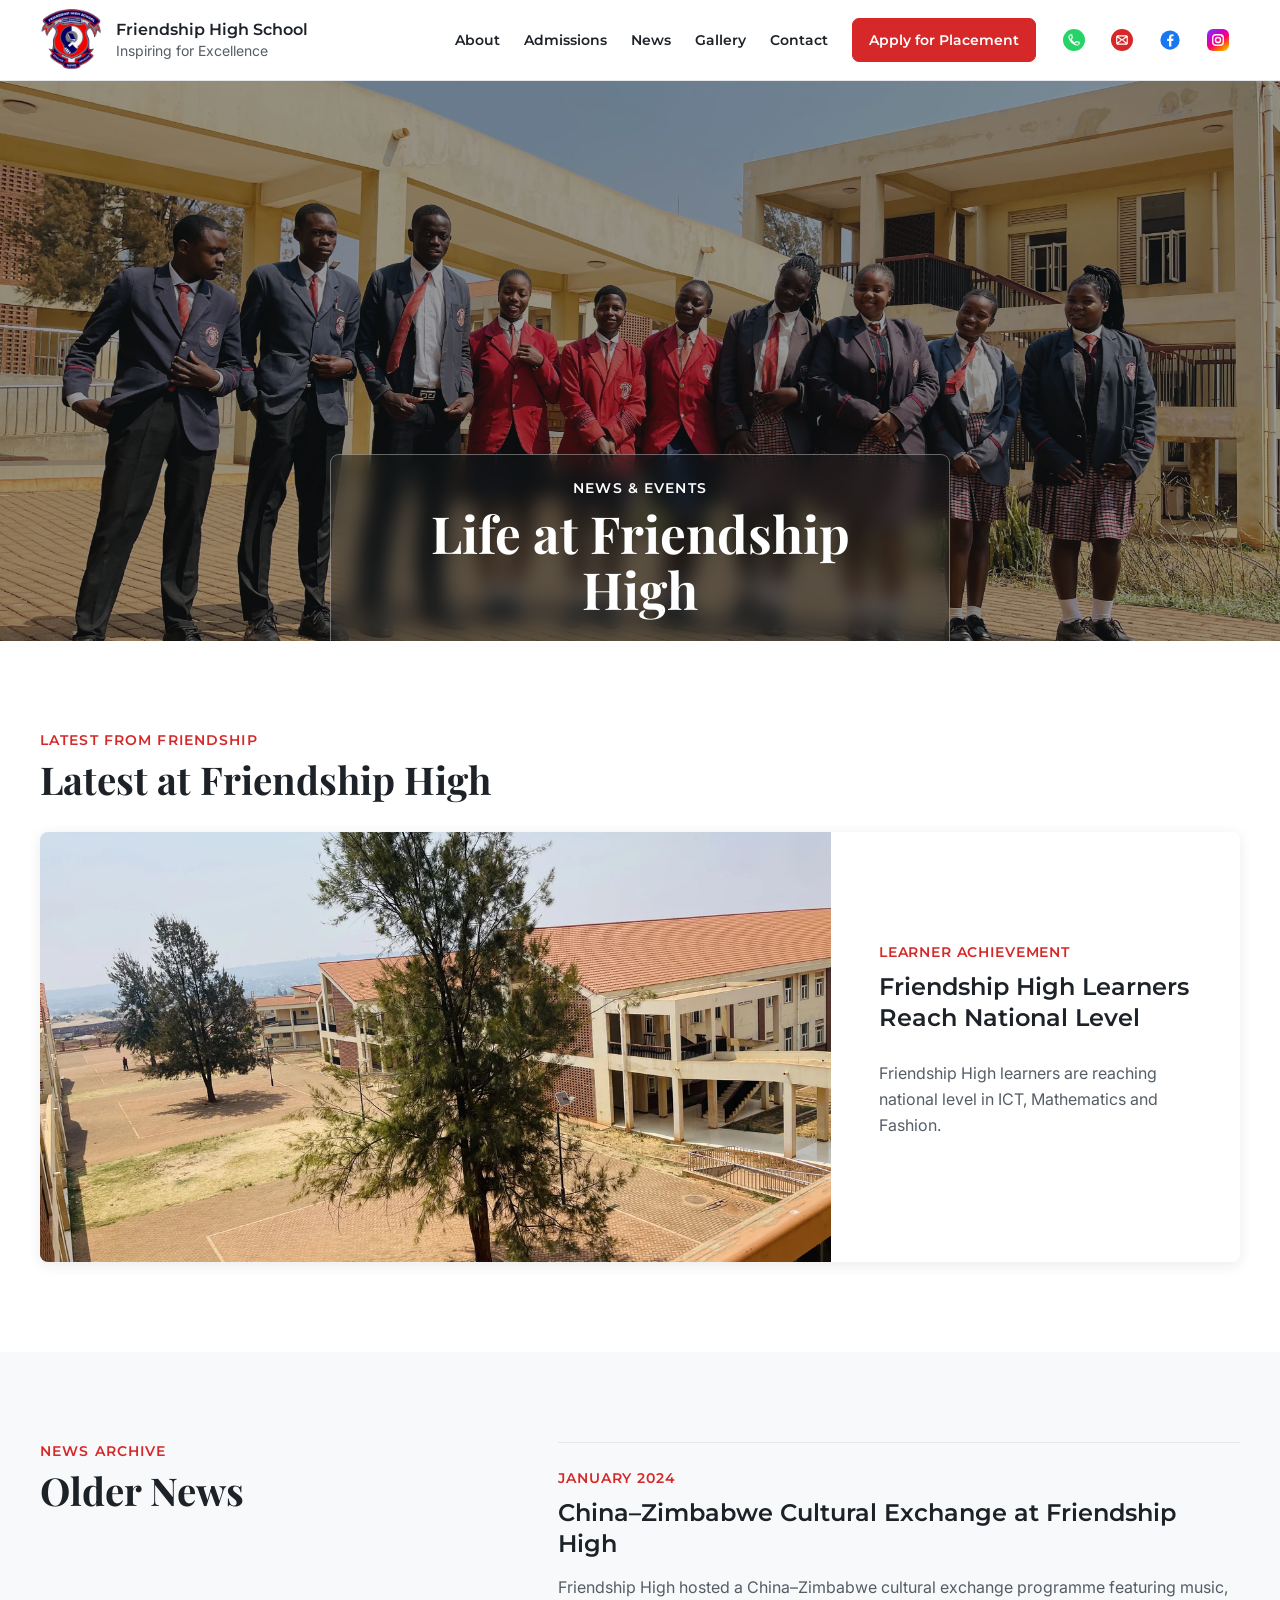
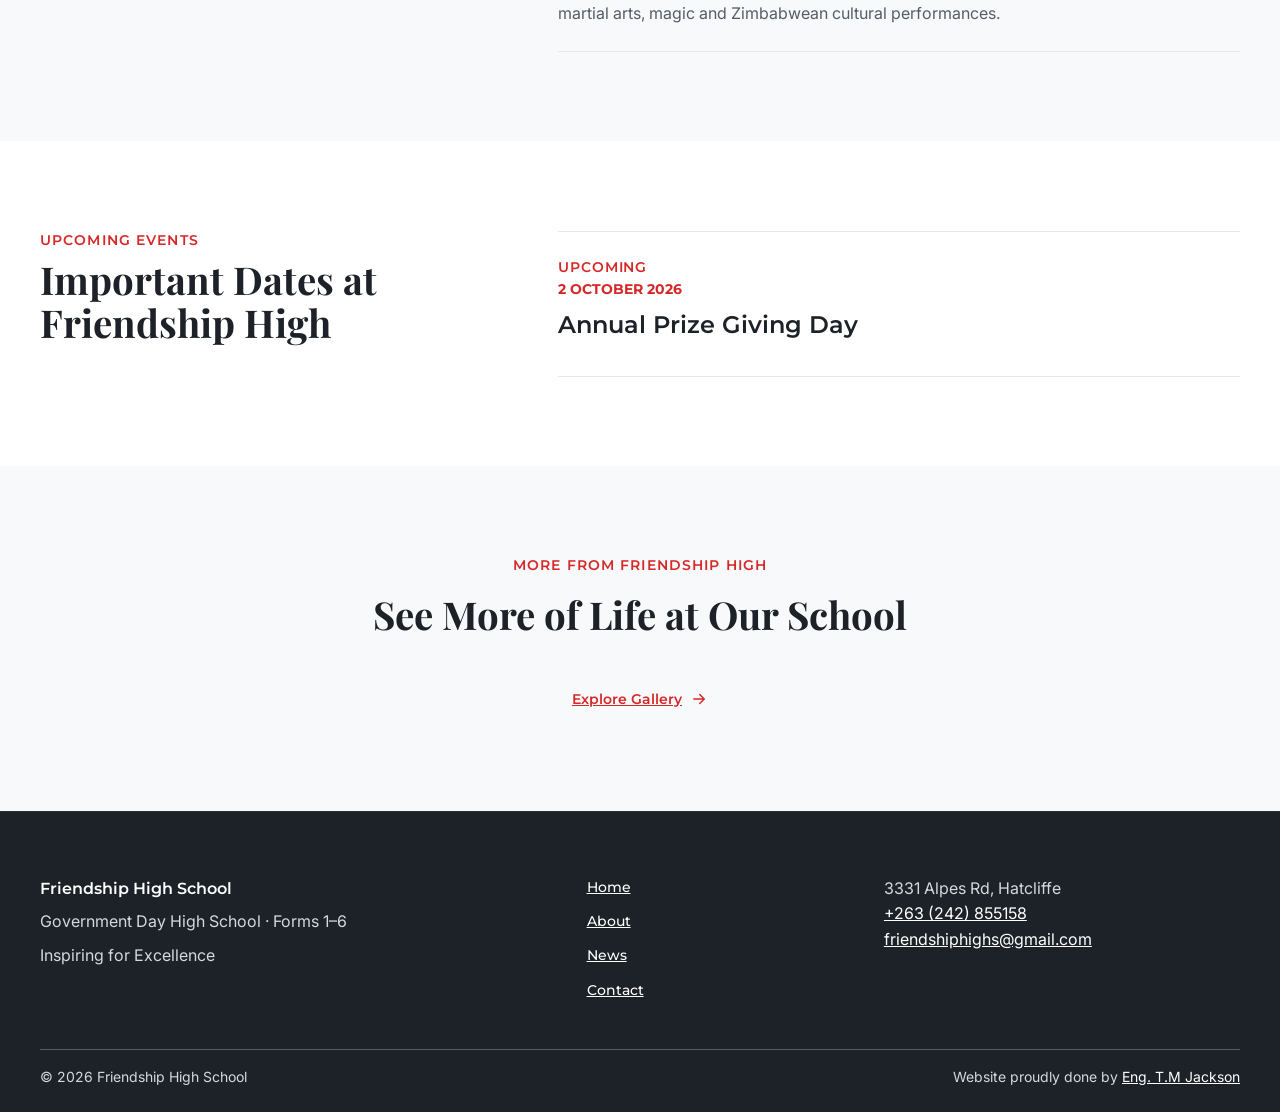
<file: news.html>
<!doctype html>
<html lang="en">
<head>
  <meta charset="utf-8">
  <meta name="viewport" content="width=device-width, initial-scale=1">
  <meta name="description" content="Friendship High School, a government day high school in Hatcliffe, Harare.">
  <title>News &amp; Events | Friendship High School</title>
  <link rel="icon" href="static/images/favicon.ico" sizes="any">
  <link rel="icon" type="image/png" sizes="32x32" href="static/images/favicon-32x32.png">
  <link rel="apple-touch-icon" sizes="180x180" href="static/images/apple-touch-icon.png">
  <link rel="preconnect" href="https://fonts.googleapis.com">
  <link rel="preconnect" href="https://fonts.gstatic.com" crossorigin>
  <link href="https://fonts.googleapis.com/css2?family=Inter:wght@400;500;600;700&amp;family=Montserrat:wght@500;600;700&amp;family=Playfair+Display:wght@600;700&amp;display=swap" rel="stylesheet">
  <link rel="stylesheet" href="static/css/main.css">
  <script src="static/js/main.js" defer></script>
</head>
<body>
  <svg class="icon-sprite" aria-hidden="true">
    <symbol id="icon-phone" viewBox="0 0 24 24"><path d="M6.6 10.8a15.4 15.4 0 0 0 6.6 6.6l2.2-2.2a1 1 0 0 1 1-.24c1.08.36 2.24.54 3.42.54a1 1 0 0 1 1 1V20a1 1 0 0 1-1 1C10.52 21 3 13.48 3 4.2a1 1 0 0 1 1-1h3.5a1 1 0 0 1 1 1c0 1.18.18 2.34.54 3.42a1 1 0 0 1-.24 1Z"/></symbol>
    <symbol id="icon-email" viewBox="0 0 24 24"><path d="M3 5h18v14H3Zm1.8 1.8L12 12l7.2-5.2M4.8 17.2l5.1-4.1m9.3 4.1-5.1-4.1"/></symbol>
    <symbol id="icon-location" viewBox="0 0 24 24"><path d="M12 21s7-6.2 7-12a7 7 0 1 0-14 0c0 5.8 7 12 7 12Z"/><circle cx="12" cy="9" r="2.5"/></symbol>
    <symbol id="icon-clock" viewBox="0 0 24 24"><circle cx="12" cy="12" r="9"/><path d="M12 7v5l3.5 2"/></symbol>
    <symbol id="icon-arrow-right" viewBox="0 0 24 24"><path d="M5 12h14M13 6l6 6-6 6"/></symbol>
    <symbol id="icon-arrow-left" viewBox="0 0 24 24"><path d="M19 12H5m6-6-6 6 6 6"/></symbol>
    <symbol id="icon-close" viewBox="0 0 24 24"><path d="M6 6l12 12M18 6 6 18"/></symbol>
    <symbol id="icon-facebook" viewBox="0 0 24 24"><circle cx="12" cy="12" r="10.5" fill="#1877f2"/><path d="M13.45 19v-6h2.05l.31-2.34h-2.36v-1.5c0-.68.19-1.14 1.18-1.14h1.27V5.93a17.3 17.3 0 0 0-1.85-.1c-1.83 0-3.08 1.12-3.08 3.17v1.66H8.9V13h2.07v6h2.48Z" fill="#fff"/></symbol>
    <symbol id="icon-instagram" viewBox="0 0 24 24"><rect x="6.25" y="6.25" width="11.5" height="11.5" rx="3.5" fill="none" stroke="#fff" stroke-width="1.5"/><circle cx="12" cy="12" r="2.75" fill="none" stroke="#fff" stroke-width="1.5"/><circle cx="16.2" cy="7.8" r=".85" fill="#fff"/></symbol>
  </svg>
  <a class="skip-link" href="#main-content">Skip to main content</a>

  <header class="site-header">
    <div class="container header-layout">
      <a class="school-mark" href="index.html" aria-label="Friendship High School home">
        <img class="school-logo" src="static/images/friendship-high-logo.png" width="336" height="327" alt="">
        <span>
          <strong>Friendship High School</strong>
          <small>Inspiring for Excellence</small>
        </span>
      </a>

      <button class="menu-toggle" type="button" aria-expanded="false" aria-controls="primary-navigation">
        <span class="menu-icon" aria-hidden="true"></span>
        <span>Menu</span>
      </button>

      <nav id="primary-navigation" class="primary-navigation" aria-label="Primary navigation">
        <a href="about.html" >About</a>
        <a href="admissions.html" >Admissions</a>
        <a href="news.html" aria-current="page">News</a>
        <a href="gallery.html" >Gallery</a>
        <a href="contact.html" >Contact</a>
        <a class="placement-link" href="admissions.html#apply" data-apply-trigger>Apply for Placement</a>
      </nav>
      <div class="header-contact-actions" aria-label="School contact actions">
        <a class="header-phone-action" href="tel:+263242855158" aria-label="Call Friendship High School"><svg aria-hidden="true"><use href="#icon-phone"></use></svg></a>
        <a class="header-email-action" href="mailto:friendshiphighs@gmail.com" aria-label="Email Friendship High School"><svg aria-hidden="true"><use href="#icon-email"></use></svg></a>
        <span class="header-social-icon" role="img" aria-label="Friendship High School on Facebook"><svg class="brand-icon brand-icon-facebook" aria-hidden="true"><use href="#icon-facebook"></use></svg></span>
        <span class="header-social-icon header-social-instagram" role="img" aria-label="Friendship High School on Instagram"><svg class="brand-icon brand-icon-instagram" aria-hidden="true"><use href="#icon-instagram"></use></svg></span>
      </div>
    </div>
  </header>

  <main id="main-content">

<section class="news-page-hero" aria-labelledby="news-page-title">
  <picture>
    <source type="image/webp" srcset="static/images/authentic/news-learners-640.webp 640w, static/images/authentic/news-learners-1200.webp 1200w, static/images/authentic/news-learners-4032.webp 4032w" sizes="100vw">
    <img src="static/images/authentic/news-learners.jpg" width="4032" height="2268" alt="Friendship High learners standing together outside the school buildings." fetchpriority="high">
  </picture>
  <div class="container news-page-hero-content">
    <div class="news-page-hero-panel">
      <p class="eyebrow">News &amp; Events</p>
      <h1 id="news-page-title">Life at Friendship High</h1>
    </div>
  </div>
</section>

<section class="section news-page-section news-trending" aria-labelledby="trending-title">
  <div class="container">
    <div class="section-heading">
      <p class="eyebrow">Latest from Friendship</p>
      <h2 id="trending-title">Latest at Friendship High</h2>
    </div>

    <article class="featured-preview">
      <picture>
        <source type="image/webp" srcset="static/images/about-facilities-5-640.webp 640w, static/images/about-facilities-5-1200.webp 1200w, static/images/about-facilities-5-2000.webp 2000w" sizes="(max-width: 800px) 100vw, 65vw">
        <img src="static/images/about-facilities-5.jpg" width="4032" height="2268" alt="Friendship High School courtyard with trees, paved walkways and classroom buildings." decoding="async">
      </picture>
      <div class="featured-preview-copy">
        <p class="preview-category">Learner achievement</p>
        <h3>Friendship High Learners Reach National Level</h3>
        <p class="story-summary">Friendship High learners are reaching national level in ICT, Mathematics and Fashion.</p>
      </div>
    </article>


  </div>
</section>

<section class="section news-page-section older-news" aria-labelledby="older-news-title">
  <div class="container events-layout">
    <div class="section-heading">
      <p class="eyebrow">News archive</p>
      <h2 id="older-news-title">Older News</h2>
    </div>
    <div class="older-news-list">

        <article class="older-news-item">
          <p class="preview-category">January 2024</p>
          <h3>China–Zimbabwe Cultural Exchange at Friendship High</h3>
          <p>Friendship High hosted a China–Zimbabwe cultural exchange programme featuring music, martial arts, magic and Zimbabwean cultural performances.</p>
        </article>

    </div>
  </div>
</section>

<section class="section news-page-section events-section" aria-labelledby="events-title">
  <div class="container events-layout">
    <div class="section-heading">
      <p class="eyebrow">Upcoming events</p>
      <h2 id="events-title">Important Dates at Friendship High</h2>
    </div>

      <div class="event-list">

          <article class="event-notice">
            <p class="preview-category">Upcoming</p>
            <p class="event-date"><time datetime="2026-10-02">2 October 2026</time></p>
            <h3>Annual Prize Giving Day</h3>

          </article>

      </div>

  </div>
</section>

<section class="section news-page-section news-explore" aria-labelledby="explore-title">
  <div class="container news-explore-inner">
    <p class="eyebrow">More from Friendship High</p>
    <h2 id="explore-title">See More of Life at Our School</h2>
    <a class="about-link news-gallery-link" href="gallery.html">Explore Gallery <svg aria-hidden="true"><use href="#icon-arrow-right"></use></svg></a>
  </div>
</section>

  </main>

  <footer class="site-footer">
    <div class="container footer-layout">
      <div>
        <strong>Friendship High School</strong>
        <p>Government Day High School · Forms 1–6</p>
        <p>Inspiring for Excellence</p>
      </div>
      <nav aria-label="Footer navigation">
        <a href="index.html#welcome">Home</a>
        <a href="about.html">About</a>
        <a href="news.html">News</a>
        <a href="contact.html">Contact</a>
      </nav>
      <address>
        3331 Alpes Rd, Hatcliffe<br>
        <a href="tel:+263242855158">+263 (242) 855158</a><br>
        <a href="mailto:friendshiphighs@gmail.com">friendshiphighs@gmail.com</a>
      </address>
    </div>
    <div class="container footer-meta">
      <p>&copy; 2026 Friendship High School</p>
      <p>Website proudly done by <a href="https://www.linkedin.com/in/tapiwa-jackson-b3b08333b/" target="_blank" rel="noopener noreferrer">Eng. T.M Jackson</a></p>
    </div>
  </footer>
</body>
</html>
</file>
<file: static/css/main.css>
:root {
  --red-700: #b91f27;
  --red-600: #d62828;
  --red-500: #e2383f;
  --red-400: #ed555d;
  --charcoal-900: #1d2228;
  --charcoal-800: #292f36;
  --grey-700: #555d66;
  --grey-500: #7a8188;
  --grey-300: #d5d9de;
  --grey-200: #e6e8eb;
  --grey-100: #f4f5f6;
  --grey-50: #f8f9fa;
  --white: #ffffff;
  --color-primary: var(--red-600);
  --color-primary-hover: var(--red-700);
  --color-text: var(--charcoal-900);
  --color-text-secondary: var(--grey-700);
  --color-text-muted: var(--grey-500);
  --color-background: var(--white);
  --color-surface: var(--white);
  --color-surface-subtle: var(--grey-50);
  --color-border: var(--grey-200);
  --color-footer: var(--charcoal-900);
  --color-footer-secondary: var(--grey-300);
  --color-footer-link-hover: var(--red-400);
  --container-max: 1200px;
  --container: var(--container-max);
  --container-padding: clamp(1.25rem, 4vw, 2.5rem);
  --gutter: 32px;
  --section-space: clamp(4rem, 7vw, 6rem);
  --space-xs: .5rem;
  --space-sm: .75rem;
  --space-md: 1rem;
  --space-lg: 1.5rem;
  --space-xl: 2rem;
  --space-2xl: 3rem;
  --space-3xl: 4rem;
  --space-4xl: 6rem;
  --text-h1: clamp(2rem, 4vw, 3.5rem);
  --text-h2: clamp(1.7rem, 3vw, 2.5rem);
  --text-h3: clamp(1.15rem, 2vw, 1.5rem);
  --text-body: 1rem;
  --text-small: .875rem;
  --text-ui: clamp(.875rem, 1.05vw, .9375rem);
  --text-hero-link: clamp(1rem, 1.5vw, 1.125rem);
  --text-readable-label: clamp(.875rem, 1.1vw, 1rem);
  --font-heading: "Playfair Display", Georgia, serif;
  --font-ui: "Montserrat", Arial, sans-serif;
  --font-body: "Inter", Arial, sans-serif;
}

* { box-sizing: border-box; }
html { scroll-behavior: smooth; }
body { margin: 0; color: var(--color-text); background: var(--color-background); font-family: var(--font-body); font-size: var(--text-body); font-weight: 400; line-height: 1.6; }
h1, h2 { color: var(--color-text); font-family: var(--font-heading); font-weight: 700; }
h3 { color: var(--color-text); font-family: var(--font-ui); font-size: var(--text-h3); font-weight: 600; line-height: 1.3; }
a { color: inherit; }
a:hover { color: var(--color-primary); text-decoration: underline; }
a:focus-visible, button:focus-visible { outline: 3px solid var(--color-primary); outline-offset: 3px; }
.container { width: min(calc(100% - (var(--container-padding) * 2)), var(--container-max)); margin-inline: auto; }
.skip-link { position: fixed; top: 8px; left: 8px; z-index: 10; padding: 10px 14px; background: var(--white); transform: translateY(-150%); }
.skip-link:focus { transform: translateY(0); }
.icon-sprite { position: absolute; width: 0; height: 0; overflow: hidden; }

.site-header { border-bottom: 1px solid var(--color-border); background: var(--color-surface); }
.header-layout { min-height: 80px; display: flex; align-items: center; justify-content: space-between; gap: var(--space-md); }
.school-mark { display: flex; align-items: center; gap: var(--space-sm); text-decoration: none; line-height: 1.2; }
.school-mark strong, .school-mark small { display: block; }
.school-mark strong { font-family: var(--font-ui); font-weight: 600; }
.school-mark small { margin-top: 4px; color: var(--color-text-secondary); font-size: var(--text-small); }
.school-logo { display: block; width: 64px; height: 64px; flex: 0 0 auto; object-fit: contain; }
.primary-navigation { position: relative; display: flex; align-items: center; gap: var(--space-lg); margin-left: auto; }
.primary-navigation > a { padding-block: 10px; text-decoration: none; transition: color 180ms ease; }
.primary-navigation > a:hover, .primary-navigation > a:focus-visible { color: var(--color-primary); text-decoration: underline; text-decoration-color: var(--color-primary); text-decoration-thickness: 1px; text-underline-offset: 3px; }
.header-contact-actions { display: flex; align-items: center; gap: 4px; }
.header-contact-actions a, .header-social-icon { display: grid; width: 44px; height: 44px; place-items: center; border-radius: 50%; color: var(--color-text-secondary); text-decoration: none; transition: background-color 180ms ease, color 180ms ease, transform 180ms ease; }
.header-contact-actions a:hover, .header-social-icon:hover { background: var(--grey-100); color: var(--color-primary); text-decoration: none; transform: translateY(-2px); }
.header-contact-actions svg, .contact-icon svg { width: 20px; height: 20px; fill: none; stroke: currentColor; stroke-width: 1.8; stroke-linecap: round; stroke-linejoin: round; }
.header-contact-actions .brand-icon-facebook { width: 22px; height: 22px; fill: none; stroke: none; }
.header-contact-actions .brand-icon-instagram { width: 22px; height: 22px; border-radius: 6px; background: linear-gradient(145deg, #7638fa 4%, #d300c5 34%, #ff0169 56%, #ff7a00 78%, #ffd600 100%); fill: none; stroke: none; }
.header-contact-actions .header-phone-action svg, .header-contact-actions .header-email-action svg { width: 22px; height: 22px; padding: 4px; border-radius: 50%; color: var(--white); stroke-width: 2; }
.header-contact-actions .header-phone-action svg { background: #25d366; }
.header-contact-actions .header-email-action svg { background: var(--red-600); }
.header-social-icon:hover { color: inherit; transform: translateY(-2px) scale(1.06); }
.primary-navigation, .menu-toggle { font-family: var(--font-ui); font-size: var(--text-ui); font-weight: 600; }
.placement-link, .primary-action { display: inline-block; border: 1px solid var(--color-border); border-radius: 7px; padding: 10px 16px; text-decoration: none; transition: background-color 180ms ease, border-color 180ms ease, transform 180ms ease; }
.primary-navigation .placement-link { border-color: var(--color-primary); background: var(--color-primary); color: var(--white); }
.primary-navigation .placement-link:hover { border-color: var(--color-primary-hover); background: var(--color-primary-hover); color: var(--white); text-decoration: underline; text-decoration-color: var(--white); transform: translateY(-2px); }
.primary-navigation .placement-link:focus-visible { outline-color: var(--charcoal-900); color: var(--white); text-decoration: underline; }
.menu-toggle { display: none; min-height: 44px; border: 1px solid var(--color-border); border-radius: 7px; background: var(--color-surface); padding: 8px 12px; }

.section { padding-block: var(--section-space); }
.section-heading { margin-bottom: var(--space-xl); }
.section-heading h2, .hero h1 { margin: 0; font-family: var(--font-heading); font-weight: 700; line-height: 1.1; }
.section-heading h2 { font-size: var(--text-h2); }
.eyebrow { margin: 0 0 var(--space-xs); color: var(--color-primary); font-family: var(--font-ui); font-size: var(--text-small); font-weight: 600; line-height: 1.4; letter-spacing: .08em; text-transform: uppercase; }
.hero { padding-block: 0; }
.hero-layout { display: grid; width: 100%; max-width: none; min-height: 520px; overflow: hidden; }
.hero-layout > * { grid-area: 1 / 1; }
.hero-layout::after { content: ""; grid-area: 1 / 1; z-index: 0; background: color-mix(in srgb, var(--charcoal-900) 16%, transparent); pointer-events: none; }
.hero-copy { position: relative; z-index: 1; pointer-events: none; width: 100%; max-width: var(--container); min-height: 520px; margin-inline: auto; }
.hero-welcome { pointer-events: auto; position: absolute; bottom: 0; left: 50%; width: min(520px, calc(100% - 360px)); padding: 18px 24px; border: 1px solid rgba(255, 255, 255, .35); border-bottom: 0; border-radius: 9px 9px 0 0; background: rgba(20, 24, 28, .45); backdrop-filter: blur(10px) brightness(.65); color: var(--white); text-align: center; text-shadow: 0 1px 2px rgba(20, 24, 28, .8); transform: translateX(-50%); }
.hero .hero-welcome h1 { max-width: none; color: var(--white); font-size: var(--text-h1); line-height: 1.05; }
.hero-welcome h1 span { display: block; }
.hero-welcome .eyebrow { margin-bottom: 6px; font-size: var(--text-small); color: var(--white); }
.hero h1 { max-width: 650px; font-size: var(--text-h1); }
.lead { max-width: 540px; margin: 20px 0 28px; font-size: var(--text-body); }
.hero-slideshow { position: relative; width: 100%; height: 520px; overflow: hidden; background: var(--charcoal-900); }
.hero-slide { position: absolute; inset: 0; display: block; opacity: 0; pointer-events: none; transition: opacity 1s ease; }
.hero-slide.is-active { opacity: 1; }
.hero-slide img { display: block; width: 100%; height: 100%; object-fit: cover; }
.hero-slide img.hero-slide-campus { object-position: center 48%; }
.hero-slide img.hero-slide-portrait { object-position: center 45%; }
.hero-slide img.hero-slide-administration { object-position: center 46%; }
.hero-slideshow-controls { position: absolute; right: 16px; bottom: 16px; z-index: 2; }
.hero-slide-toggle { display: grid; place-items: center; width: 44px; height: 44px; padding: 0; color: #fff; background: rgba(0,0,0,.45); border: 1px solid rgba(255,255,255,.45); border-radius: 50%; cursor: pointer; }
.hero-slide-toggle:hover { background: rgba(0,0,0,.65); }
.hero-slide-toggle svg { width: 18px; height: 18px; fill: none; stroke: currentColor; stroke-width: 2; }
.hero-slide-toggle[hidden], .hero-slide-toggle [hidden] { display: none; }


.identity { padding-block: 0; background: var(--color-surface); }
.foundation-statements .eyebrow { margin-bottom: 12px; color: var(--color-primary); font-size: var(--text-readable-label); line-height: 1.4; text-align: center; }
.foundation-statements p:last-child { color: var(--color-text-secondary); }
.identity .container { width: min(calc(100% - (var(--container-padding) * 2)), var(--container-max)); }
.foundation-statements { display: grid; grid-template-columns: minmax(0, 1fr) minmax(0, 1fr); align-items: start; gap: var(--space-2xl); width: min(100%, 960px); margin: 0 auto; padding: var(--section-space) 0 var(--space-xl); }
.foundation-statements article { padding-right: 0; }
.foundation-statements article + article { padding-left: var(--space-lg); border-left: 1px solid var(--color-border); }
.foundation-statements p:last-child { max-width: 46ch; margin: 0; }
.foundation-statements .statement-reveal > p { opacity: 0; transform: translateY(32px); }
.foundation-statements .statement-reveal > .eyebrow { transform: translateY(16px); }
.foundation-statements .statement-reveal.is-visible > p { opacity: 1; transform: translate(0, 0); transition: opacity 600ms ease-out, transform 600ms ease-out; }
.foundation-visual { width: min(100%, var(--container-max)); margin: 0 auto; }
.foundation-visual a { display: block; }
.foundation-visual img { display: block; width: 100%; height: auto; }
.visually-hidden { position: absolute; width: 1px; height: 1px; padding: 0; margin: -1px; overflow: hidden; clip: rect(0, 0, 0, 0); white-space: nowrap; border: 0; }

.experience { background: var(--color-surface); }
.experience-grid { display: grid; grid-template-columns: minmax(0, 1.7fr) minmax(0, 1fr); gap: var(--space-md); }
.experience-main-picture, .experience-main { display: block; width: 100%; }
.experience-main-picture { align-self: start; overflow: hidden; border-radius: 8px; }
.experience-main { height: auto; aspect-ratio: 16 / 9; object-fit: cover; object-position: center; }
.experience-supporting { display: grid; grid-template-columns: minmax(0, 1fr) minmax(0, 1fr); gap: var(--space-md); }
.experience-visual { position: relative; min-width: 0; overflow: hidden; border-radius: 8px; }
.experience-visual picture { display: block; width: 100%; height: 100%; }
.experience-supporting .experience-visual { min-height: 160px; }
.experience-supporting img { display: block; width: 100%; height: 100%; min-height: 160px; border-radius: 8px; object-fit: cover; }
.experience-image-link { position: absolute; z-index: 1; bottom: 0; left: 50%; display: inline-flex; min-height: 44px; max-width: calc(100% - 20px); align-items: center; justify-content: center; padding: 10px 16px; border: 1px solid rgba(255,255,255,.48); border-bottom: 0; border-radius: 8px 8px 0 0; background: rgba(20,24,28,.48); backdrop-filter: blur(10px); color: var(--white); font-family: var(--font-ui); font-size: var(--text-small); font-weight: 700; line-height: 1.2; letter-spacing: .06em; text-align: center; text-decoration: none; text-shadow: 0 1px 2px rgba(20,24,28,.8); text-transform: uppercase; transform: translateX(-50%); transition: background-color 180ms ease, transform 180ms ease; }
.experience-image-link:hover { background: rgba(20,24,28,.68); color: var(--white); text-decoration: none; transform: translate(-50%,-2px); }
.experience-image-link:focus-visible { outline-color: var(--white); }
.leadership { background: var(--color-footer); color: var(--white); }
.leadership .eyebrow { color: var(--color-primary); }
.leadership h2, .leadership h3 { color: var(--white); }
.leadership-layout { display: grid; grid-template-columns: minmax(0, .55fr) minmax(0, 1.45fr); gap: var(--space-3xl); align-items: start; }
.leadership-heading { margin: 0; }
.leadership-profiles { display: grid; grid-template-columns: minmax(0, 1fr) minmax(0, 1fr); gap: var(--space-xl); }
.leader-profile { display: grid; grid-template-columns: minmax(110px, .7fr) minmax(0, 1.3fr); gap: var(--space-lg); margin: 0; padding-top: var(--space-lg); border-top: 1px solid var(--grey-700); }
.leader-portrait-slot { display: grid; overflow: hidden; width: 100%; aspect-ratio: 4 / 5; place-items: center; border: 1px solid var(--grey-700); border-radius: 8px; background: var(--charcoal-800); }
.leader-portrait-slot img { width: min(44%, 72px); height: auto; opacity: .22; filter: grayscale(1); }
.leader-copy { align-self: center; }
.leader-role { margin: 0 0 var(--space-xs); color: var(--color-footer-secondary); font-family: var(--font-ui); font-size: var(--text-small); font-weight: 600; line-height: 1.4; letter-spacing: .08em; text-transform: uppercase; }
.leader-profile h3 { margin: 0 0 var(--space-xs); font-family: var(--font-ui); font-size: var(--text-h3); font-weight: 600; }
.leader-message { margin: 0; color: var(--color-footer-secondary); }
.staff-profile-actions { grid-column: 2; display: flex; align-items: center; gap: var(--space-lg); padding-top: var(--space-lg); border-top: 1px solid var(--grey-700); font-family: var(--font-ui); font-size: var(--text-ui); }
.staff-profile-actions span { margin-right: auto; font-weight: 600; }
.staff-profile-actions a { color: var(--white); font-weight: 600; }
.staff-profile-actions a:hover, .staff-profile-actions a:focus-visible { color: var(--color-footer-link-hover); }
.staff-profile-actions a:focus-visible { outline-color: var(--color-footer-link-hover); }
.news { background: var(--color-surface); }
.news .placeholder-label { color: var(--color-primary); }
.news-item p:last-child { color: var(--color-text-secondary); }
.news-heading-row { display: flex; align-items: end; justify-content: space-between; gap: var(--space-xl); margin-bottom: var(--space-xl); }
.news-heading-row .section-heading { margin-bottom: 0; }
.news-all-link { display: inline-flex; min-height: 44px; align-items: center; color: var(--color-primary); font-family: var(--font-ui); font-size: var(--text-ui); font-weight: 600; }
.news-all-link:hover { color: var(--color-primary-hover); }
.news-list { display: grid; grid-template-columns: minmax(0, 1fr) minmax(0, 1fr); gap: var(--space-xl); }
.news-item { display: flex; overflow: hidden; flex-direction: column; border: 1px solid var(--color-border); border-radius: 10px; background: var(--grey-50); box-shadow: 0 3px 12px rgba(29,34,40,.08); transition: box-shadow 180ms ease, transform 180ms ease; }
.news-item:hover { transform: translateY(-2px); }
.news-item:hover { box-shadow: 0 6px 16px rgba(29,34,40,.11); }
.news-item h3 { margin: var(--space-xs) 0 var(--space-sm); }
.news-item h3, .placeholder-label, .contact-details strong, .footer-layout strong { font-family: var(--font-ui); font-weight: 600; }
.news-item p { margin-block: 0; }
.news-image { display: block; width: 100%; height: 240px; object-fit: cover; }
.news-item > picture { display: block; }
.news-item-copy { padding: var(--space-xl); }
.placeholder-label { font-size: var(--text-readable-label); font-weight: 600; line-height: 1.4; text-transform: uppercase; letter-spacing: .06em; }
.location { border-top: 1px solid var(--color-border); background: var(--color-surface-subtle); }
.location .eyebrow { color: var(--color-primary); }
.contact-details a, .location-map a { color: var(--color-primary); }
.location-map-attribution a { margin-top: 0; font-size: inherit; }
.contact-details a:hover, .location-map a:hover { color: var(--color-primary-hover); }
.location-layout { display: grid; grid-template-columns: minmax(0, .9fr) minmax(0, 1.1fr); gap: var(--space-3xl); align-items: start; }
.location h2 { margin: 0; }
.contact-details { color: var(--color-text-secondary); font-style: normal; }
.contact-details strong { color: var(--color-text); }
.contact-details p { margin-block: var(--space-md); }
.contact-details p:first-child { margin-top: var(--space-lg); }
.location-map iframe, .location-map img { display: block; width: 100%; height: 390px; border: 0; border-radius: 8px; object-fit: cover; }
.location-map a.location-map-image { display: block; margin-top: 0; }
.location-map-attribution { margin: 8px 0 0; font-size: 12px; }
.location-map a { display: inline-block; margin-top: var(--space-sm); font-family: var(--font-ui); font-size: var(--text-ui); font-weight: 600; }

.site-footer { padding-block: var(--space-3xl) var(--space-lg); border-top: 1px solid var(--charcoal-800); background: var(--color-footer); color: var(--white); }
.site-footer p, .site-footer address { color: var(--color-footer-secondary); }
.site-footer a { color: var(--white); }
.site-footer a:hover, .site-footer a:focus-visible { color: var(--color-footer-link-hover); text-decoration: underline; }
.site-footer a:focus-visible { outline-color: var(--color-footer-link-hover); }
.footer-layout { display: grid; grid-template-columns: minmax(0, 1.4fr) minmax(0, .7fr) minmax(0, 1fr); align-items: start; gap: var(--space-2xl); }
.footer-layout p { margin-block: 8px; }
.footer-layout nav { display: grid; align-content: start; gap: var(--space-sm); font-family: var(--font-ui); font-size: var(--text-small); font-weight: 500; }
.footer-layout address { font-style: normal; }
.copyright { margin-top: var(--space-2xl); padding-top: var(--space-md); border-top: 1px solid var(--grey-700); font-size: var(--text-small); }
.footer-meta { display: flex; justify-content: space-between; gap: var(--space-lg); margin-top: var(--space-2xl); padding-top: var(--space-md); border-top: 1px solid var(--grey-700); font-size: var(--text-small); }
.footer-meta p { margin: 0; }

/* About page: editorial layouts built on the shared type, colour and spacing system. */
.about-hero, .about-closing { position: relative; display: grid; min-height: clamp(420px, 48vw, 560px); overflow: hidden; isolation: isolate; }
.about-closing { border-radius: 10px; }
.about-hero > img, .about-hero > picture, .about-closing > img { position: absolute; z-index: -2; inset: 0; display: block; width: 100%; height: 100%; object-fit: cover; }
.about-hero > picture img { display: block; width: 100%; height: 100%; object-fit: cover; }
.about-hero::before, .about-closing::before { position: absolute; z-index: -1; inset: 0; content: ""; background: rgba(20, 24, 28, .42); }
.about-closing-content { display: flex; align-items: end; padding-block: var(--space-3xl); }
.about-hero-panel .eyebrow { color: var(--white); }
.about-hero h1, .about-closing h2 { margin: 0; color: var(--white); font-family: var(--font-heading); font-weight: 700; line-height: 1.1; }
.about-hero h1 { font-size: var(--text-h1); }
.about-hero-intro { max-width: 58ch; margin: var(--space-md) auto 0; color: var(--white); }
.about-closing h2 { font-size: var(--text-h2); }
.about-section .section-heading { margin-bottom: var(--space-2xl); }
.about-split { display: grid; grid-template-columns: repeat(2, minmax(0, 1fr)); align-items: center; gap: var(--space-3xl); }
.about-prose { max-width: 55ch; }
.about-prose > p:first-child { margin-top: 0; }
.about-prose p { color: var(--color-text-secondary); }
.about-editorial-image { display: block; width: 100%; height: clamp(300px, 36vw, 460px); border-radius: 8px; object-fit: cover; }
.about-facts { padding-top: var(--space-lg); border-top: 1px solid var(--color-border); color: var(--color-text) !important; font-family: var(--font-ui); font-size: var(--text-small); font-weight: 600; }
.about-section-intro { max-width: 68ch; margin: calc(-1 * var(--space-lg)) 0 var(--space-2xl); color: var(--color-text-secondary); }
.about-upcoming { display: inline-flex; flex-wrap: wrap; gap: var(--space-xs); align-items: baseline; margin-top: var(--space-lg); color: var(--color-text); font-family: var(--font-ui); font-size: var(--text-ui); font-weight: 600; }
.about-upcoming span { color: var(--color-text-secondary); font-family: var(--font-body); font-size: var(--text-small); font-weight: 400; }
.about-draft-note { color: var(--color-text-secondary); }
.about-story { background: var(--color-surface-subtle); }
.about-timeline { display: grid; grid-template-columns: repeat(4, minmax(0, 1fr)); gap: var(--space-md); margin: var(--space-2xl) 0; padding: 0; list-style: none; }
.about-timeline li { min-width: 0; padding: var(--space-lg) var(--space-md) 0; border-top: 2px solid var(--color-border); }
.about-timeline li::before { display: block; width: 9px; height: 9px; margin: calc(-1 * var(--space-lg) - 5px) 0 var(--space-lg); border-radius: 50%; background: var(--color-primary); content: ""; }
.about-timeline time, .about-timeline strong, .about-timeline span { display: block; }
.about-timeline time { margin-bottom: var(--space-xs); color: var(--color-primary); font-family: var(--font-ui); font-size: var(--text-small); font-weight: 700; letter-spacing: .04em; text-transform: uppercase; }
.about-timeline strong { font-family: var(--font-ui); font-size: var(--text-ui); font-weight: 600; }
.about-timeline span { margin-top: var(--space-xs); color: var(--color-text-secondary); font-size: var(--text-small); }
.about-story-image { display: block; width: 100%; height: clamp(280px, 40vw, 480px); border-radius: 8px; object-fit: cover; object-position: center 58%; }
.about-story-carousel { overflow: hidden; border: 1px solid var(--color-border); border-radius: 10px; background: var(--white); }
.about-story-carousel:focus-visible { outline: 3px solid var(--color-primary); outline-offset: 3px; }
.about-story-carousel-frame { position: relative; aspect-ratio: 16 / 10; overflow: hidden; border-radius: 9px 9px 0 0; background: var(--white); }
.about-carousel-slide { position: absolute; inset: 0; width: 100%; height: 100%; object-fit: contain; opacity: 0; transition: opacity 650ms ease-in-out; }
.about-story-carousel .about-carousel-slide { transition-duration: 1400ms; }
.about-carousel-slide.is-active { z-index: 1; opacity: 1; }
.about-story-carousel-controls { display: flex; min-height: 52px; align-items: center; justify-content: center; gap: var(--space-md); padding: 6px var(--space-md); background: var(--white); color: var(--color-text-secondary); font-family: var(--font-ui); font-size: var(--text-small); }
.about-carousel-dots { display: flex; align-items: center; gap: 2px; }
.about-carousel-dots button { position: relative; width: 44px; height: 44px; border: 0; background: transparent; cursor: pointer; }
.about-carousel-dots button::after { position: absolute; top: 50%; left: 50%; width: 9px; height: 9px; border-radius: 50%; background: var(--grey-300); content: ""; transform: translate(-50%, -50%); }
.about-carousel-dots button[aria-current="true"]::after,
.about-carousel-dots button.is-active::after { background: var(--color-primary); }
.about-history-detail { align-items: start; }
.about-facilities { display: grid; grid-template-columns: minmax(0, 1.3fr) minmax(0, .7fr); align-items: center; gap: var(--space-3xl); }
.about-facilities-gallery { min-width: 0; overflow: hidden; border: 1px solid var(--color-border); border-radius: 10px; background: var(--white); touch-action: pan-y; }
.about-facilities-gallery:focus-visible { outline: 3px solid var(--color-primary); outline-offset: 3px; }
.about-facilities-gallery-frame { position: relative; aspect-ratio: 4 / 3; overflow: hidden; border-radius: 9px 9px 0 0; background: var(--color-surface-subtle); }
.about-facilities-gallery-controls { display: flex; min-height: 56px; align-items: center; justify-content: center; gap: var(--space-xs); padding-inline: var(--space-sm); background: var(--white); }
.about-facilities-gallery-controls > button { display: inline-grid; width: 44px; height: 44px; flex: 0 0 44px; place-items: center; border: 1px solid var(--color-border); border-radius: 50%; background: var(--color-surface-subtle); color: var(--color-text); font-size: 1.1rem; cursor: pointer; }
.about-facilities-gallery-controls > button:hover { border-color: var(--color-primary); color: var(--color-primary); }
.about-facility-list { display: grid; gap: var(--space-sm); margin: var(--space-lg) 0 0; padding: 0; list-style: none; }
.about-facility-list li { position: relative; padding: var(--space-sm) 0 var(--space-sm) var(--space-lg); border-bottom: 1px solid var(--color-border); color: var(--color-text); font-family: var(--font-ui); font-weight: 600; }
.about-facility-list li::before { position: absolute; top: 1.15rem; left: 0; width: 7px; height: 7px; border-radius: 50%; background: var(--color-primary); content: ""; }
.about-statement-grid { display: grid; grid-template-columns: repeat(2, minmax(0, 1fr)); gap: var(--space-3xl); }
.about-statement-grid article + article { padding-left: var(--space-2xl); border-left: 1px solid var(--color-border); }
.about-statement-grid p:last-child { max-width: 50ch; margin-bottom: 0; color: var(--color-text-secondary); }
.about-values { grid-template-columns: minmax(0, 1.25fr) minmax(0, .75fr); }
.about-values a, .about-values img { display: block; width: 100%; }
.about-values img { height: auto; }
.about-values h3 { margin-top: 0; }
.about-link { display: inline-flex; min-height: 44px; align-items: center; gap: var(--space-xs); color: var(--color-primary); font-family: var(--font-ui); font-size: var(--text-ui); font-weight: 600; }
.about-link svg, .entry-requirements svg, .ready-actions a svg, .contact-action svg, .about-facilities-gallery-controls > button svg, .dialog-close svg, .lightbox-close svg, .lightbox-previous svg, .lightbox-next svg { width: 18px; height: 18px; flex: 0 0 auto; fill: none; stroke: currentColor; stroke-width: 2; stroke-linecap: round; stroke-linejoin: round; }
.about-closing-actions { display: flex; flex-wrap: wrap; gap: var(--space-lg); }
.about-closing-copy { max-width: 60ch; margin: var(--space-md) 0 0; color: var(--grey-200); }
.about-closing-actions .about-link { color: var(--white); }
.about-closing-actions .about-link:hover, .about-closing-actions .about-link:focus-visible { color: var(--color-footer-link-hover); }
.about-closing .about-upcoming { color: var(--white); }
.about-closing .about-upcoming span { color: var(--grey-300); }

/* Admissions page */
.admissions-hero { position: relative; display: grid; min-height: 560px; overflow: hidden; isolation: isolate; }
.admissions-hero > img, .admissions-hero > picture { position: absolute; z-index: -2; inset: 0; width: 100%; height: 100%; }
.admissions-hero > picture img { display: block; width: 100%; height: 100%; object-fit: cover; object-position: center 42%; }
.admissions-hero::before { position: absolute; z-index: -1; inset: 0; background: rgba(20, 24, 28, .24); content: ""; }
.admissions-hero-panel .eyebrow, .admissions-hero-panel h1 { color: var(--white); }
.admissions-hero-panel h1 { margin: 0; font-family: var(--font-heading); font-size: var(--text-h1); line-height: 1.08; }
.admissions-hero-panel > p:not(.eyebrow) { max-width: 52ch; }
.admissions-hero-actions { display: flex; flex-wrap: wrap; align-items: center; justify-content: center; gap: var(--space-lg); margin-top: var(--space-lg); font-family: var(--font-ui); font-weight: 600; }
.admissions-primary { border-color: var(--color-primary); background: var(--color-primary); color: var(--white); }
.admissions-primary:hover { border-color: var(--color-primary-hover); background: var(--color-primary-hover); color: var(--white); transform: translateY(-2px); }
.admissions-section .section-heading > p:last-child, .admissions-lead { max-width: 68ch; color: var(--color-text-secondary); }
.admissions-intro { display: grid; grid-template-columns: minmax(0,.8fr) minmax(0,1.2fr); gap: var(--space-3xl); }
.admissions-intro .admissions-facts { grid-column: 1 / -1; }
.admissions-facts { display: grid; grid-template-columns: repeat(2,minmax(0,1fr)); margin: 0; border-block: 1px solid var(--color-border); }
.admissions-facts div { padding: var(--space-lg); }
.admissions-facts div + div { border-left: 1px solid var(--color-border); }
.admissions-facts dt, .entry-label { color: var(--charcoal-900); font-family: var(--font-ui); font-weight: 700; text-transform: uppercase; letter-spacing: .05em; }
.admissions-facts dd { margin: var(--space-xs) 0 0; color: var(--color-text-secondary); }
.admissions-entry, .application-section { background: var(--color-surface-subtle); }
.entry-grid { display: grid; grid-template-columns: repeat(3,minmax(0,1fr)); gap: var(--space-xl); }
.entry-grid article { padding-top: var(--space-lg); border-top: 2px solid var(--color-border); }
.entry-label { margin: 0; color: var(--color-primary); font-size: var(--text-small); }
.entry-grid h3 { min-height: 3.2em; margin-block: var(--space-sm) var(--space-lg); }
.entry-grid a { display: inline-flex; min-height: 44px; align-items: center; color: var(--color-primary); font-family: var(--font-ui); font-weight: 600; }
.entry-requirements { display: inline-flex; min-height: 44px; align-items: center; gap: var(--space-xs); border: 0; padding: 0; background: transparent; color: var(--color-primary); font-family: var(--font-ui); font-size: var(--text-ui); font-weight: 600; cursor: pointer; }
.check-list { margin: 0; padding: 0; list-style: none; }
.check-list li { position: relative; padding: var(--space-xs) 0 var(--space-xs) var(--space-xl); }
.check-list li::before { position: absolute; top: .45em; left: 3px; width: 7px; height: 12px; border-right: 2px solid var(--color-primary); border-bottom: 2px solid var(--color-primary); content: ""; transform: rotate(45deg); }
.placement-notice { max-width: 850px; margin-top: var(--space-2xl); padding: var(--space-lg); border-left: 3px solid var(--color-primary); background: var(--color-surface); }
.placement-notice strong { font-family: var(--font-ui); text-transform: uppercase; }
.placement-notice p { margin-bottom: 0; color: var(--color-text-secondary); }
.faq-layout { display: grid; grid-template-columns: minmax(0,.65fr) minmax(0,1.35fr); gap: var(--space-3xl); }
.faq-list { border-top: 1px solid var(--color-border); }
.faq-list details { border-bottom: 1px solid var(--color-border); }
.faq-list summary { min-height: 52px; padding: var(--space-md) var(--space-xl) var(--space-md) 0; cursor: pointer; font-family: var(--font-ui); font-weight: 600; }
.faq-list details p { margin-top: 0; padding-right: var(--space-xl); color: var(--color-text-secondary); }
.application-heading { max-width: 760px; margin-bottom: var(--space-2xl); }
.application-heading h2 { margin: 0; font-size: var(--text-h2); }
.application-heading > p:last-child { color: var(--color-text-secondary); }
.application-preview-label { display: inline-flex; min-height: 32px; align-items: center; margin: 0 0 var(--space-md); border: 1px solid var(--color-border); border-radius: 999px; padding: 4px 12px; background: var(--color-surface-subtle); color: var(--color-text); font-family: var(--font-ui); font-size: var(--text-small); font-weight: 700; letter-spacing: .05em; text-transform: uppercase; }
.form-grid { display: grid; grid-template-columns: repeat(2,minmax(0,1fr)); gap: var(--space-lg); }
.form-wide { grid-column: 1 / -1; }
.declaration { display: flex; align-items: flex-start; }
.declaration input { width: 20px; min-height: 20px; flex: 0 0 20px; }
.application-status { padding: var(--space-md); border-left: 3px solid var(--color-primary); background: var(--color-surface-subtle); font-weight: 500; }
.ready-to-apply { display: grid; gap: var(--space-xl); }
.ready-to-apply .application-heading, .ready-to-apply .placement-notice { margin: 0; }
.ready-actions { display: flex; flex-wrap: wrap; align-items: center; gap: var(--space-md) var(--space-xl); }
.ready-actions > a:not(.primary-action) { display: inline-flex; min-height: 44px; align-items: center; color: var(--color-primary); font-family: var(--font-ui); font-weight: 600; }
.requirements-dialog, .application-dialog { max-width: none; border: 0; padding: 0; color: var(--color-text); }
.requirements-dialog { width: min(92vw,680px); border-radius: 10px; }
.application-dialog { width: min(94vw,1080px); height: min(94vh,900px); border-radius: 10px; }
.requirements-dialog::backdrop, .application-dialog::backdrop { background: rgba(20,24,28,.78); }
.requirements-dialog-shell, .application-dialog-shell { position: relative; height: 100%; overflow: auto; background: var(--white); }
.requirements-dialog-shell { padding: var(--space-2xl); }
.application-dialog-shell { padding: var(--space-2xl); }
.dialog-close { position: absolute; z-index: 2; top: 12px; right: 12px; display: grid; width: 44px; height: 44px; place-items: center; border: 1px solid var(--color-border); border-radius: 50%; background: var(--white); color: var(--charcoal-900); font-size: 1.5rem; cursor: pointer; }
.requirements-dialog h2, .application-dialog h2 { margin-top: 0; }
.requirements-dialog h3 { margin-bottom: var(--space-md); }
.requirements-dialog h4 { margin-bottom: var(--space-sm); font-family: var(--font-ui); }
.requirements-reminder { margin-top: var(--space-xl); padding-top: var(--space-md); border-top: 1px solid var(--color-border); color: var(--color-text-secondary); }
.dialog-contact-actions { display: flex; flex-wrap: wrap; gap: var(--space-lg); }
.dialog-contact-actions a { display: inline-flex; min-height: 44px; align-items: center; color: var(--color-primary); font-family: var(--font-ui); font-weight: 600; }
.dialog-open { overflow: hidden; }
.application-dialog-header { padding-right: 52px; }
.application-privacy { max-width: 75ch; padding: var(--space-md); border-left: 3px solid var(--color-primary); background: var(--color-surface-subtle); color: var(--color-text-secondary); }
.application-progress-copy { display: flex; justify-content: space-between; gap: var(--space-md); margin-top: var(--space-xl); font-family: var(--font-ui); }
.application-progress { width: 100%; height: 8px; margin-top: var(--space-sm); accent-color: var(--color-primary); }
.application-step-list { display: grid; grid-template-columns: repeat(6,minmax(0,1fr)); gap: var(--space-xs); margin: var(--space-sm) 0 var(--space-xl); padding: 0; list-style: none; color: var(--color-text-muted); font-family: var(--font-ui); font-size: var(--text-small); }
.application-step-list li { padding-top: var(--space-sm); border-top: 2px solid var(--color-border); }
.application-step-list li[aria-current="step"] { border-color: var(--color-primary); color: var(--charcoal-900); font-weight: 700; }
.application-wizard fieldset { margin: 0; padding: var(--space-xl); border: 1px solid var(--color-border); border-radius: 8px; }
.application-wizard legend { padding: 0 var(--space-sm); font-family: var(--font-ui); font-size: var(--text-h3); font-weight: 600; }
.application-wizard label { display: grid; gap: var(--space-xs); color: var(--color-text); font-family: var(--font-ui); font-size: var(--text-ui); font-weight: 600; }
.application-wizard label > span, .application-wizard fieldset > p { color: var(--color-text-secondary); font-family: var(--font-body); font-size: var(--text-small); font-weight: 400; }
.application-wizard input:not([type="checkbox"]), .application-wizard select, .application-wizard textarea { width: 100%; min-height: 46px; border: 1px solid var(--grey-300); border-radius: 7px; padding: 10px 12px; background: var(--white); color: var(--charcoal-900); font: inherit; }
.application-wizard textarea { min-height: 100px; resize: vertical; }
.application-wizard input:focus, .application-wizard select:focus, .application-wizard textarea:focus { border-color: var(--color-primary); outline: 3px solid color-mix(in srgb,var(--color-primary) 25%,transparent); }
.application-wizard [aria-invalid="true"] { border-color: var(--color-primary); }
.application-check, .declaration { display: flex !important; min-height: 44px; align-items: flex-start; flex-direction: row; gap: var(--space-sm) !important; }
.application-check input, .declaration input { width: 20px; min-height: 20px; flex: 0 0 20px; margin-top: 2px; }
.field-error { min-height: 1.2em; color: var(--color-primary); font-family: var(--font-body); font-size: var(--text-small); font-weight: 500; }
.document-checklist { display: grid; gap: var(--space-sm); margin-top: var(--space-lg); }
.application-review { display: grid; gap: var(--space-lg); }
.review-group { padding-bottom: var(--space-lg); border-bottom: 1px solid var(--color-border); }
.review-group h3 { margin: 0 0 var(--space-sm); }
.review-group dl { display: grid; grid-template-columns: minmax(140px,.45fr) minmax(0,1fr); gap: var(--space-xs) var(--space-md); margin: 0; }
.review-group dt { color: var(--color-text-secondary); }
.review-group dd { margin: 0; overflow-wrap: anywhere; }
.review-edit { display: inline-flex; min-height: 44px; align-items: center; border: 0; padding: 0; background: transparent; color: var(--color-primary); font-family: var(--font-ui); font-weight: 600; cursor: pointer; }
.application-navigation { position: sticky; bottom: calc(-1 * var(--space-2xl)); display: flex; justify-content: flex-end; gap: var(--space-md); margin-top: var(--space-xl); padding: var(--space-md) 0; border-top: 1px solid var(--color-border); background: var(--white); }
.application-navigation button { min-height: 44px; border-radius: 7px; padding: 10px 16px; font-family: var(--font-ui); font-weight: 600; }
.secondary-action { border: 1px solid var(--color-border); background: var(--white); color: var(--charcoal-900); }
.application-navigation [data-application-submit] { border: 0; background: var(--color-primary); color: var(--white); cursor: pointer; }
.application-navigation [data-application-submit]:hover { background: var(--color-primary-dark); }
.application-complete { margin-top: var(--space-lg); padding: var(--space-md); border-left: 3px solid var(--color-primary); background: var(--color-surface-subtle); color: var(--color-text); }

/* News and events page */
.news-page-hero { position: relative; display: grid; min-height: 540px; overflow: hidden; isolation: isolate; }
.news-page-hero > img, .news-page-hero > picture { position: absolute; z-index: -2; inset: 0; display: block; width: 100%; height: 100%; }
.news-page-hero > picture img { display: block; width: 100%; height: 100%; object-fit: cover; object-position: center 44%; }
.news-page-hero::before { position: absolute; z-index: -1; inset: 0; background: rgba(20,24,28,.42); content: ""; }
.news-page-hero-panel .eyebrow, .news-page-hero-panel h1 { color: var(--white); }
.news-page-hero-panel h1 { margin: 0; font-family: var(--font-heading); font-size: var(--text-h1); line-height: 1.08; }
.featured-preview { display: grid; grid-template-columns: minmax(0,1.45fr) minmax(0,.75fr); align-items: stretch; overflow: hidden; border-radius: 8px; background: var(--color-surface); box-shadow: 0 3px 14px rgba(29,34,40,.09); }
.featured-preview > picture, .featured-preview > picture img { display: block; width: 100%; height: 430px; }
.featured-preview > picture img { object-fit: cover; object-position: center 58%; }
.featured-preview-copy { display: flex; flex-direction: column; justify-content: center; padding: var(--space-2xl); }
.preview-status { margin: 0 0 var(--space-md); color: var(--color-text-muted); font-size: .75rem; line-height: 1.4; letter-spacing: .04em; }
.preview-category { margin: 0; color: var(--color-primary); font-family: var(--font-ui); font-size: var(--text-small); font-weight: 600; letter-spacing: .06em; text-transform: uppercase; }
.featured-preview h3, .news-preview-card h3 { margin: var(--space-xs) 0 var(--space-sm); }
.story-summary { color: var(--color-text-secondary); }
.news-preview-grid { display: grid; grid-template-columns: repeat(3,minmax(0,1fr)); gap: var(--space-xl); margin-top: var(--space-2xl); }
.news-preview-card { overflow: hidden; border-radius: 8px; background: var(--color-surface); box-shadow: 0 2px 10px rgba(29,34,40,.08); }
.news-preview-card picture, .news-preview-card img { display: block; width: 100%; height: 230px; }
.news-preview-card img { object-fit: cover; }
.news-preview-card > div { padding: var(--space-lg); }
.news-preview-card .preview-status { margin-bottom: var(--space-sm); }
.story-detail { padding-top: var(--space-sm); border-top: 1px solid var(--color-border); color: var(--color-text-secondary); }
.story-detail p { margin: 0; }
.story-toggle { display: none; min-height: 44px; width: 100%; align-items: center; justify-content: space-between; gap: var(--space-md); margin-top: var(--space-md); border: 0; border-top: 1px solid var(--color-border); padding: var(--space-sm) 0 0; background: transparent; color: var(--color-primary); font-family: var(--font-ui); font-weight: 600; text-align: left; cursor: pointer; }
.news-accordion-ready .story-toggle { display: flex; }
.story-toggle span:last-child { font-size: 1.25rem; line-height: 1; }
.story-toggle:focus-visible { outline: 2px solid var(--color-primary); outline-offset: 4px; }
.older-news { background: var(--color-surface-subtle); }
.older-news-list { display: grid; gap: var(--space-lg); }
.older-news-item { padding-block: var(--space-lg); border-block: 1px solid var(--color-border); }
.older-news-item + .older-news-item { margin-top: -1px; }
.older-news-item h3 { margin: var(--space-xs) 0 var(--space-sm); }
.older-news-item p:last-child { margin-bottom: 0; color: var(--color-text-secondary); }
.events-layout { display: grid; grid-template-columns: minmax(0,.8fr) minmax(0,1.2fr); gap: var(--space-3xl); align-items: start; }
.news-empty-state, .events-empty { padding: var(--space-2xl) 0; border-block: 1px solid var(--color-border); }
.events-empty h3 { margin-top: 0; }
.news-empty-state p, .events-empty p { max-width: 55ch; margin: 0; color: var(--color-text-secondary); }
.event-list { display: grid; gap: var(--space-lg); }
.event-notice { padding-block: var(--space-lg); border-block: 1px solid var(--color-border); }
.event-notice + .event-notice { margin-top: -1px; }
.event-date { margin: 0 0 var(--space-xs); color: var(--color-primary); font-family: var(--font-ui); font-size: var(--text-small); font-weight: 700; text-transform: uppercase; }
.event-notice h3 { margin: 0 0 var(--space-sm); }
.event-notice p:last-child { margin-bottom: 0; color: var(--color-text-secondary); }
.news-explore { background: var(--color-surface-subtle); text-align: center; }
.news-explore-inner { max-width: 820px; }
.news-explore h2 { margin: 0; font-size: var(--text-h2); }
.news-gallery-link { justify-content: center; margin-top: var(--space-xl); }

/* Gallery page */
.gallery-hero { position: relative; display: grid; min-height: 540px; overflow: hidden; isolation: isolate; }
.gallery-hero-picture { position: absolute; z-index: -2; inset: 0; }
.gallery-hero-picture img { display: block; width: 100%; height: 100%; object-fit: cover; }
.gallery-hero::before { position: absolute; z-index: -1; inset: 0; background: rgba(20,24,28,.42); content: ""; }
.gallery-hero-panel .eyebrow, .gallery-hero-panel h1 { color: var(--white); }
.gallery-hero-panel h1 { margin: 0; font-family: var(--font-heading); font-size: var(--text-h1); line-height: 1.08; }
.gallery-moments-heading { max-width: 760px; }
.gallery-moments-heading > p:last-child { max-width: 58ch; color: var(--color-text-secondary); }
.gallery-mosaic { display: grid; grid-auto-flow: dense; grid-auto-rows: clamp(150px,14vw,210px); grid-template-columns: repeat(4,minmax(0,1fr)); gap: var(--space-sm); }
.gallery-tile { min-width: 0; margin: 0; }
.gallery-tile-lead { grid-column: span 2; grid-row: span 2; }
.gallery-tile-wide { grid-column: span 2; }
.gallery-tile-tall { grid-row: span 2; }
.gallery-open { position: relative; display: block; width: 100%; height: 100%; min-height: 44px; overflow: hidden; border: 0; border-radius: 8px; padding: 0; background: var(--grey-100); cursor: zoom-in; }
.gallery-open picture, .gallery-open img { display: block; width: 100%; height: 100%; }
.gallery-open img { object-fit: cover; transition: transform 200ms ease; }
.gallery-focus-centre { object-position: center; }
.gallery-focus-top { object-position: center 24%; }
.gallery-tile-caption { position: absolute; right: 0; bottom: 0; left: 0; padding: var(--space-xl) var(--space-md) var(--space-md); background: linear-gradient(transparent,rgba(20,24,28,.82)); color: var(--white); font-family: var(--font-ui); font-size: var(--text-small); font-weight: 600; opacity: 0; text-align: left; transform: translateY(8px); transition: opacity 180ms ease,transform 180ms ease; }
@media (hover: hover) and (pointer: fine) {
  .gallery-open:hover img { transform: scale(1.02); }
  .gallery-open:hover .gallery-tile-caption { opacity: 1; transform: none; }
}
.gallery-open:focus-visible .gallery-tile-caption { opacity: 1; transform: none; }
.gallery-admissions { background: var(--color-surface-subtle); }
.gallery-admissions-inner { display: flex; align-items: center; justify-content: space-between; gap: var(--space-xl); }
.gallery-admissions h2 { margin: 0; font-size: var(--text-h3); }
.gallery-lightbox { width: min(94vw,1200px); max-width: none; height: min(92vh,900px); max-height: none; border: 0; border-radius: 8px; padding: 0; overflow: hidden; background: var(--charcoal-900); color: var(--white); }
.gallery-lightbox::backdrop { background: rgba(20,24,28,.88); }
.lightbox-shell { position: relative; display: grid; width: 100%; height: 100%; place-items: center; padding: var(--space-2xl) 72px var(--space-lg); }
.lightbox-shell figure { display: grid; min-width: 0; max-width: 100%; max-height: 100%; justify-items: center; margin: 0; }
.lightbox-image { display: block; max-width: 100%; max-height: calc(92vh - 130px); object-fit: contain; touch-action: pan-y; }
.lightbox-image.is-changing { animation: lightbox-in 180ms ease; }
.lightbox-shell figcaption { margin-top: var(--space-sm); font-family: var(--font-ui); font-weight: 600; }
.lightbox-position { margin: 2px 0 0; color: var(--color-footer-secondary); font-size: var(--text-small); }
.lightbox-close, .lightbox-previous, .lightbox-next { position: absolute; display: grid; width: 48px; height: 48px; place-items: center; border: 1px solid var(--grey-700); border-radius: 50%; background: var(--charcoal-800); color: var(--white); font-size: 1.5rem; cursor: pointer; }
.lightbox-close { top: 12px; right: 12px; }
.lightbox-previous { top: 50%; left: 12px; transform: translateY(-50%); }
.lightbox-next { top: 50%; right: 12px; transform: translateY(-50%); }
.lightbox-close:hover, .lightbox-previous:hover, .lightbox-next:hover { background: var(--color-primary); }
.lightbox-open { overflow: hidden; }
@keyframes lightbox-in { from { opacity: 0; transform: scale(.985); } to { opacity: 1; transform: scale(1); } }

/* Contact page */
.contact-hero { position: relative; display: grid; min-height: 430px; overflow: hidden; isolation: isolate; }
.contact-hero-picture { position: absolute; z-index: -2; inset: 0; }
.contact-hero-picture img { display: block; width: 100%; height: 100%; object-fit: cover; object-position: center 56%; }
.contact-hero::before { position: absolute; z-index: -1; inset: 0; background: rgba(20,24,28,.42); content: ""; }
.contact-hero-panel .eyebrow, .contact-hero-panel h1 { color: var(--white); }
.contact-hero-panel h1 { margin: 0; font-family: var(--font-heading); font-size: var(--text-h1); line-height: 1.08; }
.contact-hero-panel p:last-child { margin-bottom: 0; }
.contact-information-grid { display: grid; grid-template-columns: repeat(2,minmax(0,1fr)); }
.contact-information-grid > section { display: grid; grid-template-columns: 40px minmax(0,1fr); gap: var(--space-md); padding: var(--space-xl); border-top: 1px solid var(--color-border); }
.contact-information-grid > section:nth-child(even) { border-left: 1px solid var(--color-border); }
.contact-icon { display: grid; width: 34px; height: 34px; place-items: center; border-radius: 50%; background: var(--grey-100); color: var(--color-primary); font-family: var(--font-ui); font-weight: 700; }
.contact-information-grid h3 { margin: 0 0 var(--space-xs); }
.contact-information-grid p { margin: 0; color: var(--color-text-secondary); overflow-wrap: anywhere; }
.contact-information-grid p a { color: var(--color-text); }
.contact-action { display: inline-flex; min-height: 44px; align-items: center; gap: var(--space-xs); margin-top: var(--space-sm); color: var(--color-primary); font-family: var(--font-ui); font-weight: 600; }
.contact-map-section { background: var(--color-surface-subtle); }
.contact-map-layout { display: grid; grid-template-columns: minmax(0,1.4fr) minmax(0,.6fr); gap: var(--space-3xl); align-items: start; }
.contact-map-layout iframe { display: block; width: 100%; height: 430px; border: 0; border-radius: 8px; }
.visit-address { padding-top: var(--space-lg); border-top: 1px solid var(--color-border); }
.visit-address address { color: var(--color-text-secondary); font-style: normal; }
.contact-directions { margin-top: var(--space-lg); border-color: var(--color-primary); background: var(--color-primary); color: var(--white); font-family: var(--font-ui); font-weight: 600; }
.contact-directions:hover { border-color: var(--color-primary-hover); background: var(--color-primary-hover); color: var(--white); transform: translateY(-2px); }
.visiting-information { display: grid; grid-template-columns: repeat(2,minmax(0,1fr)); margin: 0; border-block: 1px solid var(--color-border); }
.visiting-information div { padding: var(--space-xl); }
.visiting-information div + div { border-left: 1px solid var(--color-border); }
.visiting-information dt { font-family: var(--font-ui); font-weight: 600; }
.visiting-information dd { margin: var(--space-xs) 0 0; color: var(--color-text-secondary); }

/* Shared photographic page heroes */
.about-hero, .admissions-hero, .news-page-hero, .gallery-hero, .contact-hero { min-height: clamp(460px, 48vw, 560px); }
.contact-hero { min-height: 430px; }
.about-hero-content, .admissions-hero-content, .news-page-hero-content, .gallery-hero-content, .contact-hero-content { display: flex; align-items: end; justify-content: center; padding-block: var(--space-3xl) 0; }
.about-hero-panel, .admissions-hero-panel, .news-page-hero-panel, .gallery-hero-panel, .contact-hero-panel { width: min(620px, 100%); max-width: 620px; padding: clamp(16px, 2vw, 24px) clamp(20px, 3vw, 36px); border: 1px solid rgba(255,255,255,.35); border-bottom: 0; border-radius: 9px 9px 0 0; background: rgba(20,24,28,.42); backdrop-filter: blur(10px); color: var(--white); text-align: center; }

@media (max-width: 1024px) {
  :root { --gutter: 24px; }
}

@media (max-width: 600px) {
  :root { --gutter: 20px; --section-space: clamp(3.5rem, 8vw, 4rem); }
}

.error-page { display: grid; min-height: 62vh; place-items: center; background: var(--grey-50); text-align: center; }
.error-page-inner { width: min(100%, 660px); }
.error-page h1 { margin: 0; font-size: var(--text-h1); }
.error-page-inner > p:not(.eyebrow) { color: var(--color-text-secondary); }
.error-page-actions { display: flex; align-items: center; justify-content: center; gap: var(--space-lg); margin-top: var(--space-xl); }
.secondary-link { display: inline-flex; min-height: 44px; align-items: center; color: var(--color-primary); font-family: var(--font-ui); font-weight: 600; }

@media (max-width: 800px) {
  .contact-map-layout { grid-template-columns: minmax(0,1fr); gap: var(--space-xl); }
  .contact-map-layout iframe { height: 380px; }
  .gallery-hero { min-height: 460px; }
  .gallery-hero-content { padding-block: var(--space-2xl) 0; }
  .gallery-mosaic { grid-auto-rows: clamp(150px,22vw,190px); grid-template-columns: repeat(3,minmax(0,1fr)); }
  .news-page-hero { min-height: 460px; }
  .news-page-hero-content { padding-block: var(--space-2xl) 0; }
  .featured-preview { grid-template-columns: minmax(0,1fr); }
  .featured-preview > picture, .featured-preview > picture img { height: 340px; }
  .news-preview-grid { grid-template-columns: minmax(0,1fr); }
  .news-preview-card { display: grid; grid-template-columns: minmax(0,.8fr) minmax(0,1.2fr); }
  .news-preview-card picture, .news-preview-card img { height: 100%; min-height: 230px; }
  .events-layout { grid-template-columns: minmax(0,1fr); gap: var(--space-xl); }
  .admissions-hero { min-height: 470px; }
  .admissions-hero-content { padding-block: var(--space-2xl) 0; }
  .admissions-intro, .faq-layout { grid-template-columns: 1fr; gap: var(--space-xl); }
  .entry-grid { grid-template-columns: 1fr; }
  .entry-grid h3 { min-height: 0; }
  .application-dialog { width: 100vw; height: 100dvh; max-height: none; margin: 0; border-radius: 0; }
  .application-dialog-shell { padding: var(--space-xl); }
  .application-step-list { display: block; }
  .application-step-list li { display: none; }
  .application-step-list li[aria-current="step"] { display: block; }
  .about-split, .about-facilities, .about-values { grid-template-columns: minmax(0, 1fr); gap: var(--space-xl); }
  .about-hero, .about-closing { min-height: 430px; }
  .about-hero-content, .about-closing-content { padding-block: var(--space-2xl); }
  .about-hero-content, .contact-hero-content { padding-block: var(--space-2xl) 0; }
  .about-timeline { grid-template-columns: repeat(2, minmax(0, 1fr)); row-gap: var(--space-xl); }
  .header-layout { min-height: 80px; flex-wrap: wrap; align-items: center; padding-block: var(--space-sm); }
  .school-mark { order: 1; }
  .header-contact-actions { order: 2; margin-left: auto; }
  .menu-toggle { order: 3; }
  .primary-navigation { order: 4; }
  .primary-navigation { margin-top: 0; }
  .menu-toggle { display: inline-flex; align-items: center; gap: 8px; }
  .menu-icon, .menu-icon::before, .menu-icon::after { display: block; width: 18px; height: 2px; background: currentColor; }
  .menu-icon { position: relative; }
  .menu-icon::before, .menu-icon::after { content: ""; position: absolute; left: 0; }
  .menu-icon::before { top: -6px; }
  .menu-icon::after { top: 6px; }
  .primary-navigation { display: none; flex: 0 0 100%; align-items: stretch; flex-direction: column; gap: 0; padding-block: 8px; }
  .primary-navigation.is-open { display: flex; }
  .primary-navigation > a { min-height: 44px; padding: 11px 0; }
  .primary-navigation .placement-link { margin-top: var(--space-xs); padding-inline: 12px !important; }
  .experience-grid, .location-layout { grid-template-columns: minmax(0, 1fr); gap: var(--space-xl); }
  .hero-layout, .hero-slideshow, .hero-copy { min-height: 440px; }
  .hero-layout { overflow: hidden; }
  .hero-slideshow { height: 440px; }
  .hero-slide img.hero-slide-campus { object-position: 48% center; }
  .hero-slide img.hero-slide-portrait { object-position: 52% center; }
  .hero-slide img.hero-slide-administration { object-position: 48% center; }
  .hero-slideshow-controls { top: 8px; right: 8px; bottom: auto; }
  .hero-copy { width: 100%; background: color-mix(in srgb, var(--charcoal-900) 10%, transparent); }
  .hero-welcome { bottom: 0; width: calc(100% - 40px); padding: 14px 18px; }
  .experience-main { height: auto; }
  .experience-supporting { grid-auto-rows: clamp(160px, 24vw, 220px); }
  .experience-supporting .experience-visual, .experience-supporting picture, .experience-supporting img { min-height: 0; }
  .leadership-layout { grid-template-columns: minmax(0, 1fr); gap: var(--space-xl); }
  .staff-profile-actions { grid-column: 1; }
  .news-list { grid-template-columns: 1fr; }
  .footer-layout { grid-template-columns: 1fr 1fr; }
}

@media (max-width: 520px) {
  .error-page-actions { align-items: stretch; flex-direction: column; }
  .contact-hero { min-height: 380px; }
  .contact-hero-panel { width: 100%; padding: var(--space-lg); }
  .contact-hero-panel h1 { font-size: clamp(2rem,8vw,2.75rem); }
  .contact-information-grid, .visiting-information { grid-template-columns: minmax(0,1fr); }
  .contact-information-grid > section { padding-inline: 0; }
  .contact-information-grid > section:nth-child(even), .visiting-information div + div { border-left: 0; }
  .visiting-information div + div { border-top: 1px solid var(--color-border); }
  .visiting-information div { padding-inline: 0; }
  .contact-map-layout iframe { height: 300px; }
  .gallery-hero { min-height: 420px; }
  .gallery-hero-panel { width: 100%; padding: var(--space-lg); }
  .gallery-hero-panel h1 { font-size: clamp(2rem,8vw,2.75rem); }
  .gallery-mosaic { grid-auto-rows: clamp(145px,42vw,185px); grid-template-columns: repeat(2,minmax(0,1fr)); gap: 8px; }
  .gallery-tile-lead, .gallery-tile-wide { grid-column: span 1; grid-row: span 1; }
  .gallery-tile-tall { grid-row: span 2; }
  .gallery-mobile-wide { grid-column: 1 / -1; grid-row: span 1; }
  .gallery-tile-caption { display: none; }
  .gallery-admissions-inner { align-items: flex-start; flex-direction: column; gap: var(--space-md); }
  .lightbox-shell { padding: 64px var(--space-md) var(--space-md); }
  .lightbox-image { max-height: calc(92vh - 180px); }
  .lightbox-previous, .lightbox-next { top: auto; bottom: 12px; transform: none; }
  .news-page-hero { min-height: 420px; }
  .news-page-hero-panel { width: 100%; padding: var(--space-lg); }
  .news-page-hero-panel h1 { font-size: clamp(2rem,8vw,2.75rem); }
  .featured-preview > picture, .featured-preview > picture img { height: clamp(230px,68vw,300px); }
  .featured-preview-copy { padding: var(--space-lg); }
  .news-preview-card { display: block; }
  .news-preview-card picture, .news-preview-card img { height: clamp(190px,55vw,240px); min-height: 0; }
  .admissions-hero { min-height: 430px; }
  .admissions-hero > picture img { height: 135%; position: relative; top: -35%; object-position: center bottom; }
  .admissions-hero-panel { width: 100%; padding: 16px; }
  .admissions-hero-panel h1 { font-size: clamp(2rem,8vw,2.75rem); }
  .admissions-facts, .form-grid { grid-template-columns: 1fr; }
  .admissions-facts div + div { border-top: 1px solid var(--color-border); border-left: 0; }
  .requirements-dialog { width: 100vw; max-height: 100dvh; margin: auto 0 0; border-radius: 10px 10px 0 0; }
  .requirements-dialog-shell, .application-dialog-shell { padding: var(--space-lg); }
  .application-dialog-header { padding-right: 44px; }
  .application-wizard fieldset { padding: var(--space-lg); }
  .application-progress-copy { align-items: flex-start; flex-direction: column; gap: 2px; }
  .review-group dl { grid-template-columns: minmax(0,1fr); }
  .review-group dd { margin-bottom: var(--space-xs); }
  .application-navigation { bottom: calc(-1 * var(--space-lg)); }
  .ready-actions { align-items: flex-start; flex-direction: column; }
  .form-wide { grid-column: auto; }
  .about-hero, .about-closing { min-height: 410px; }
  .about-hero-panel { width: 100%; padding: var(--space-lg); }
  .about-hero .about-hero-panel { padding: 14px 16px; }
  .about-hero h1 { font-size: clamp(2rem, 8vw, 2.75rem); }
  .about-editorial-image { height: clamp(230px, 68vw, 320px); }
  .about-timeline { grid-template-columns: minmax(0, 1fr); gap: var(--space-xl); }
  .about-statement-grid { grid-template-columns: minmax(0, 1fr); gap: var(--space-xl); }
  .about-statement-grid article + article { padding: var(--space-xl) 0 0; border-top: 1px solid var(--color-border); border-left: 0; }
  .about-closing-actions { gap: 0 var(--space-lg); }
  .about-story-image { height: clamp(220px, 64vw, 320px); }
  .about-story-carousel-frame { aspect-ratio: 4 / 3; }
  .about-story-carousel-controls { flex-wrap: wrap; gap: 0 var(--space-sm); }
  .about-story-carousel-controls > span { width: 100%; text-align: center; }
  .about-facilities-gallery-controls { gap: 0; padding-inline: 4px; }
  .hero .hero-welcome h1 { font-size: clamp(2rem, 8vw, 2.75rem); }
  .hero-welcome { bottom: 0; }
  .identity { padding-block: 0; }
  .school-logo { width: 54px; height: 54px; }
  .school-mark small { display: none; }
  .header-layout { display: grid; grid-template-columns: 54px minmax(176px, 1fr) 44px; gap: 4px; }
  .header-contact-actions { display: grid; grid-template-columns: repeat(4, 44px); justify-content: space-between; gap: 0; min-width: 0; margin-left: 0; white-space: nowrap; }
  .school-mark > span { display: none; }
  .menu-toggle { width: 44px; justify-content: center; padding-inline: 0; }
  .menu-toggle > span:last-child { display: none; }
  .experience-main { height: auto; }
  .experience-supporting { grid-template-columns: repeat(2, minmax(0, 1fr)); grid-auto-rows: clamp(120px, 35vw, 160px); }
  .experience-image-link { bottom: 0; left: 50%; min-height: 0; max-width: calc(100% - 12px); padding: 2px 4px; font-size: clamp(.66rem, 2.7vw, .74rem); letter-spacing: .04em; }
  .experience-image-link::before { position: absolute; right: -8px; bottom: 0; left: -8px; height: 44px; content: ""; }
  .leadership-profiles { grid-template-columns: 1fr; }
  .leader-profile { grid-template-columns: 96px minmax(0, 1fr); gap: var(--space-md); }
  .staff-profile-actions { align-items: flex-start; flex-direction: column; gap: 12px; }
  .staff-profile-actions span { margin-right: 0; }
  .foundation-statements { grid-template-columns: minmax(0, 1fr); row-gap: 0; padding: var(--section-space) 0 var(--space-xl); }
  .foundation-statements article { padding-right: 0; }
  .foundation-statements article + article { margin-top: var(--space-xl); padding: var(--space-xl) 0 0; border-top: 1px solid var(--color-border); border-left: 0; }
  .news-heading-row { align-items: flex-start; flex-direction: column; gap: var(--space-sm); }
  .news-item { gap: 0; border-radius: 10px; }
  .news-image { height: clamp(150px, 45vw, 190px); }
  .news-item-copy { padding: var(--space-lg); }
  .news-item:nth-child(2) .news-image { object-position: center top; }
  .location-map iframe, .location-map img { height: 280px; }
  .footer-layout { grid-template-columns: minmax(0, 1fr); gap: var(--space-lg); }
  .site-footer { padding-top: var(--space-2xl); }
  .copyright { margin-top: var(--space-xl); }
  .footer-meta { align-items: flex-start; flex-direction: column; gap: var(--space-xs); margin-top: var(--space-xl); }
}

@media (max-width: 400px) {
  .site-header .header-layout { width: calc(100% - 16px); gap: 2px; }
  .school-mark { gap: var(--space-xs); }
  .school-mark > span { display: none; }
  .school-logo { width: 46px; height: 46px; }
}

@media (prefers-reduced-motion: reduce) {
  .header-contact-actions a, .header-social-icon { transition: none; }
  .header-contact-actions a:hover, .header-social-icon:hover { transform: none; }
  .foundation-statements .statement-reveal > p,
  .foundation-statements .statement-reveal > .eyebrow,
  .foundation-statements .statement-reveal.is-visible > p { opacity: 1; transform: none; transition: none; }
  .lightbox-image.is-changing { animation: none; }
  .about-carousel-slide { transition: none; }
  .hero-slide { transition: none; }
  html { scroll-behavior: auto; }
  .primary-navigation a, .placement-link, .primary-action, .news-item, .news-item::before { transition: none; }
  .primary-navigation .placement-link:hover, .news-item:hover { transform: none; }
  .contact-directions { transition: none; }
  .contact-directions:hover { transform: none; }
  .experience-image-link { transition: none; }
  .experience-image-link:hover { transform: translateX(-50%); }
}

.application-dialog [hidden] { display: none !important; }
</file>
